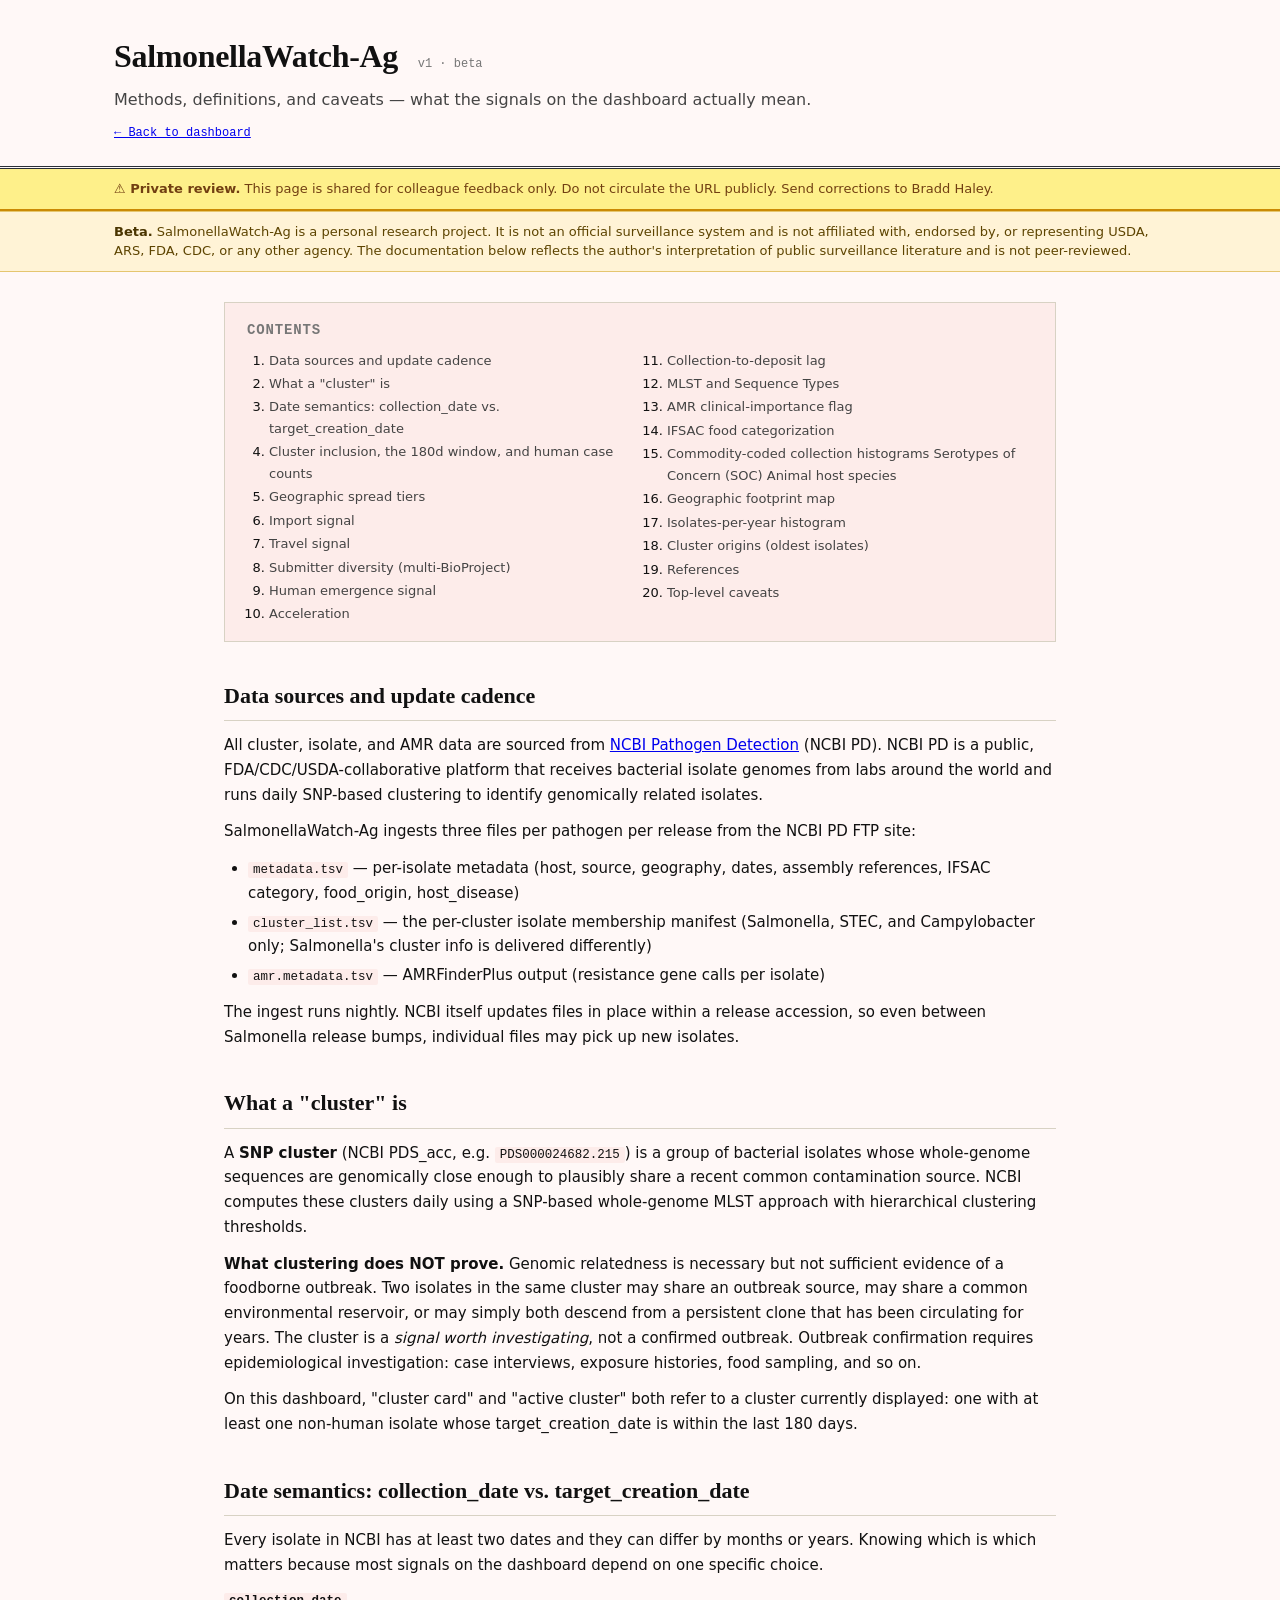
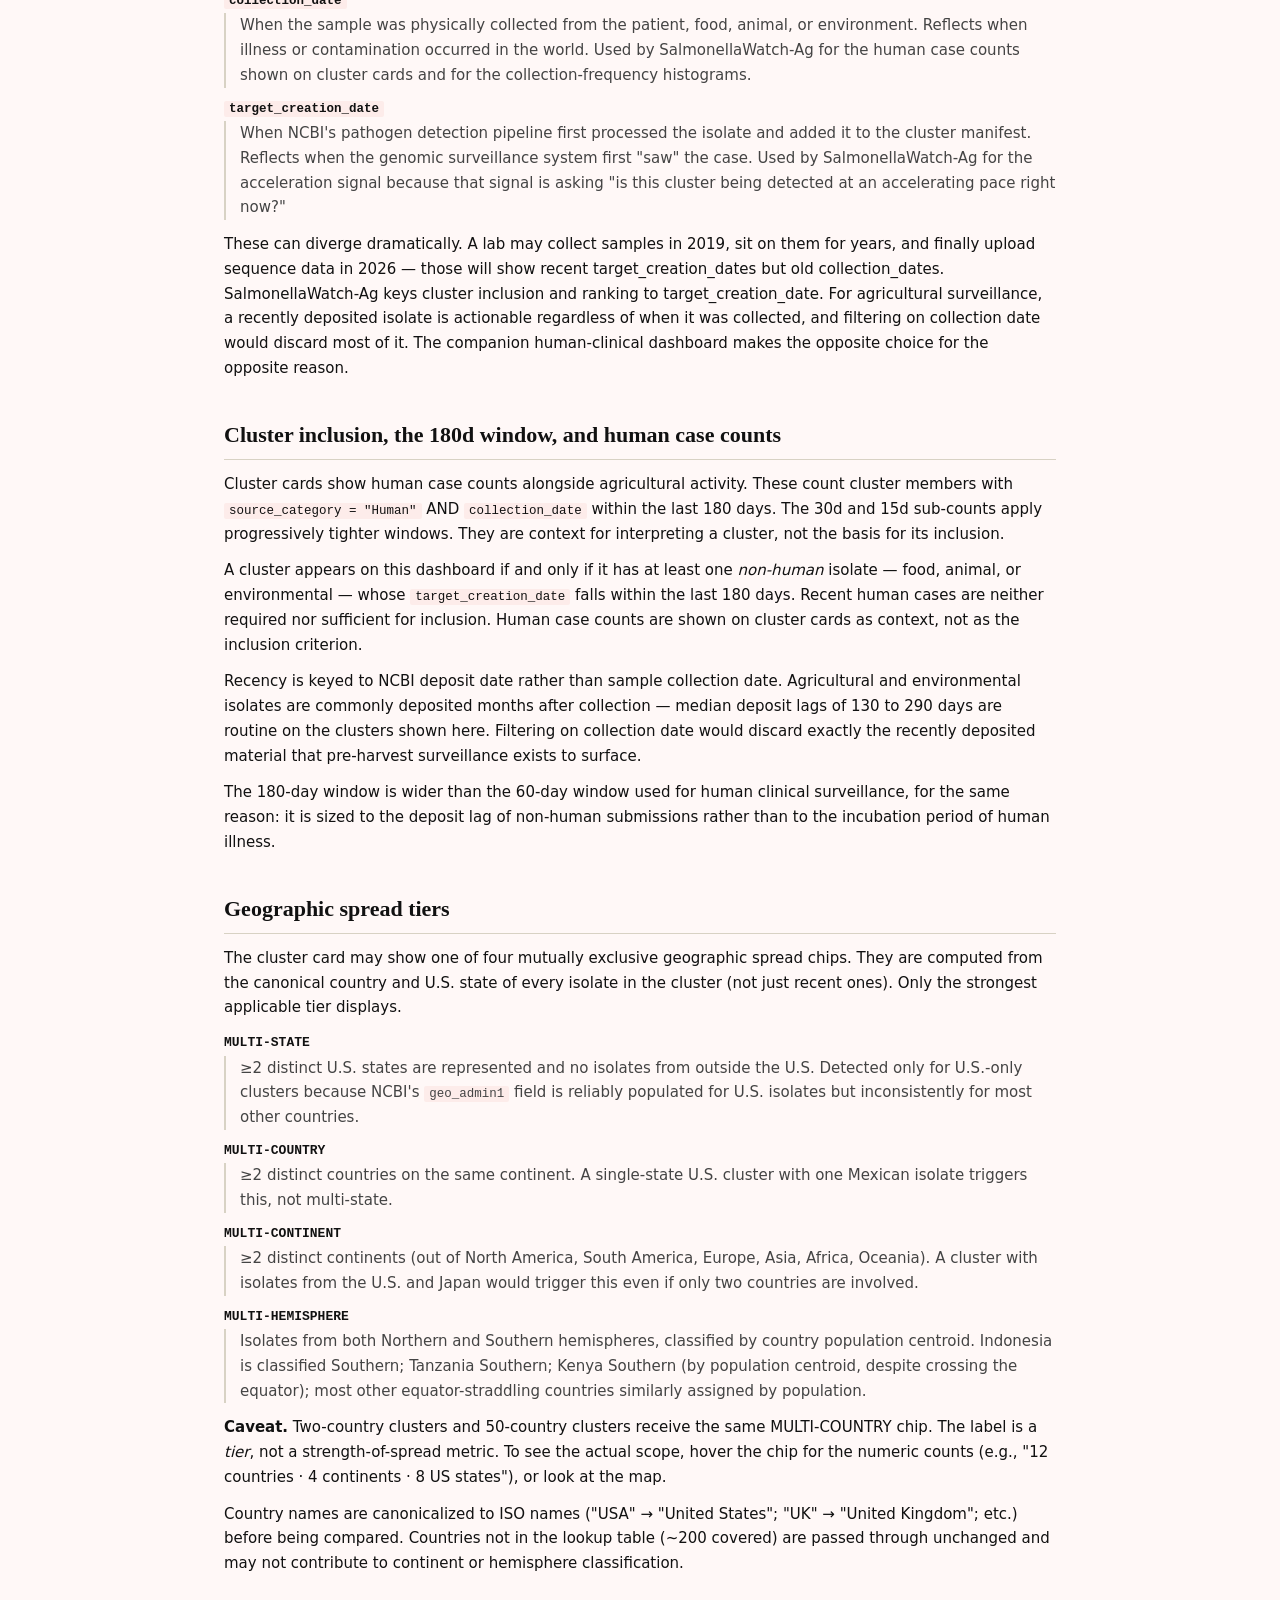
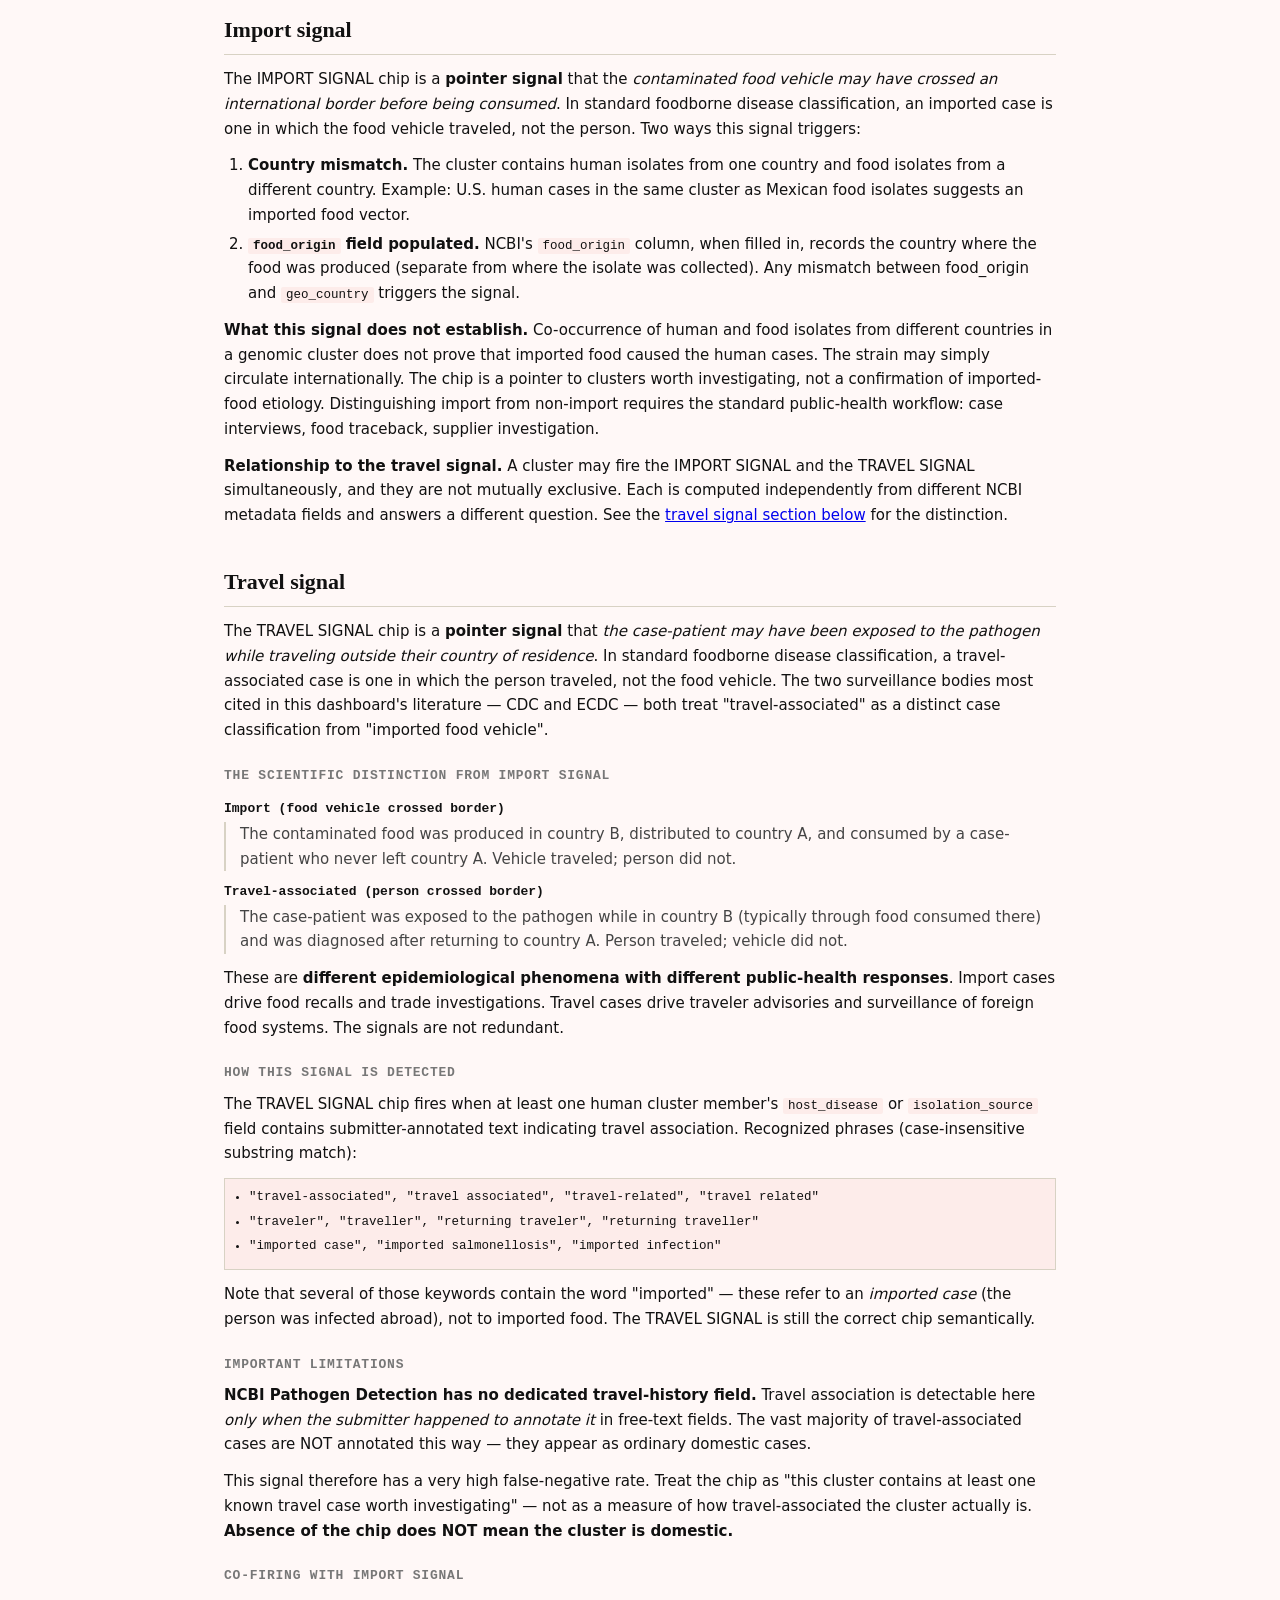
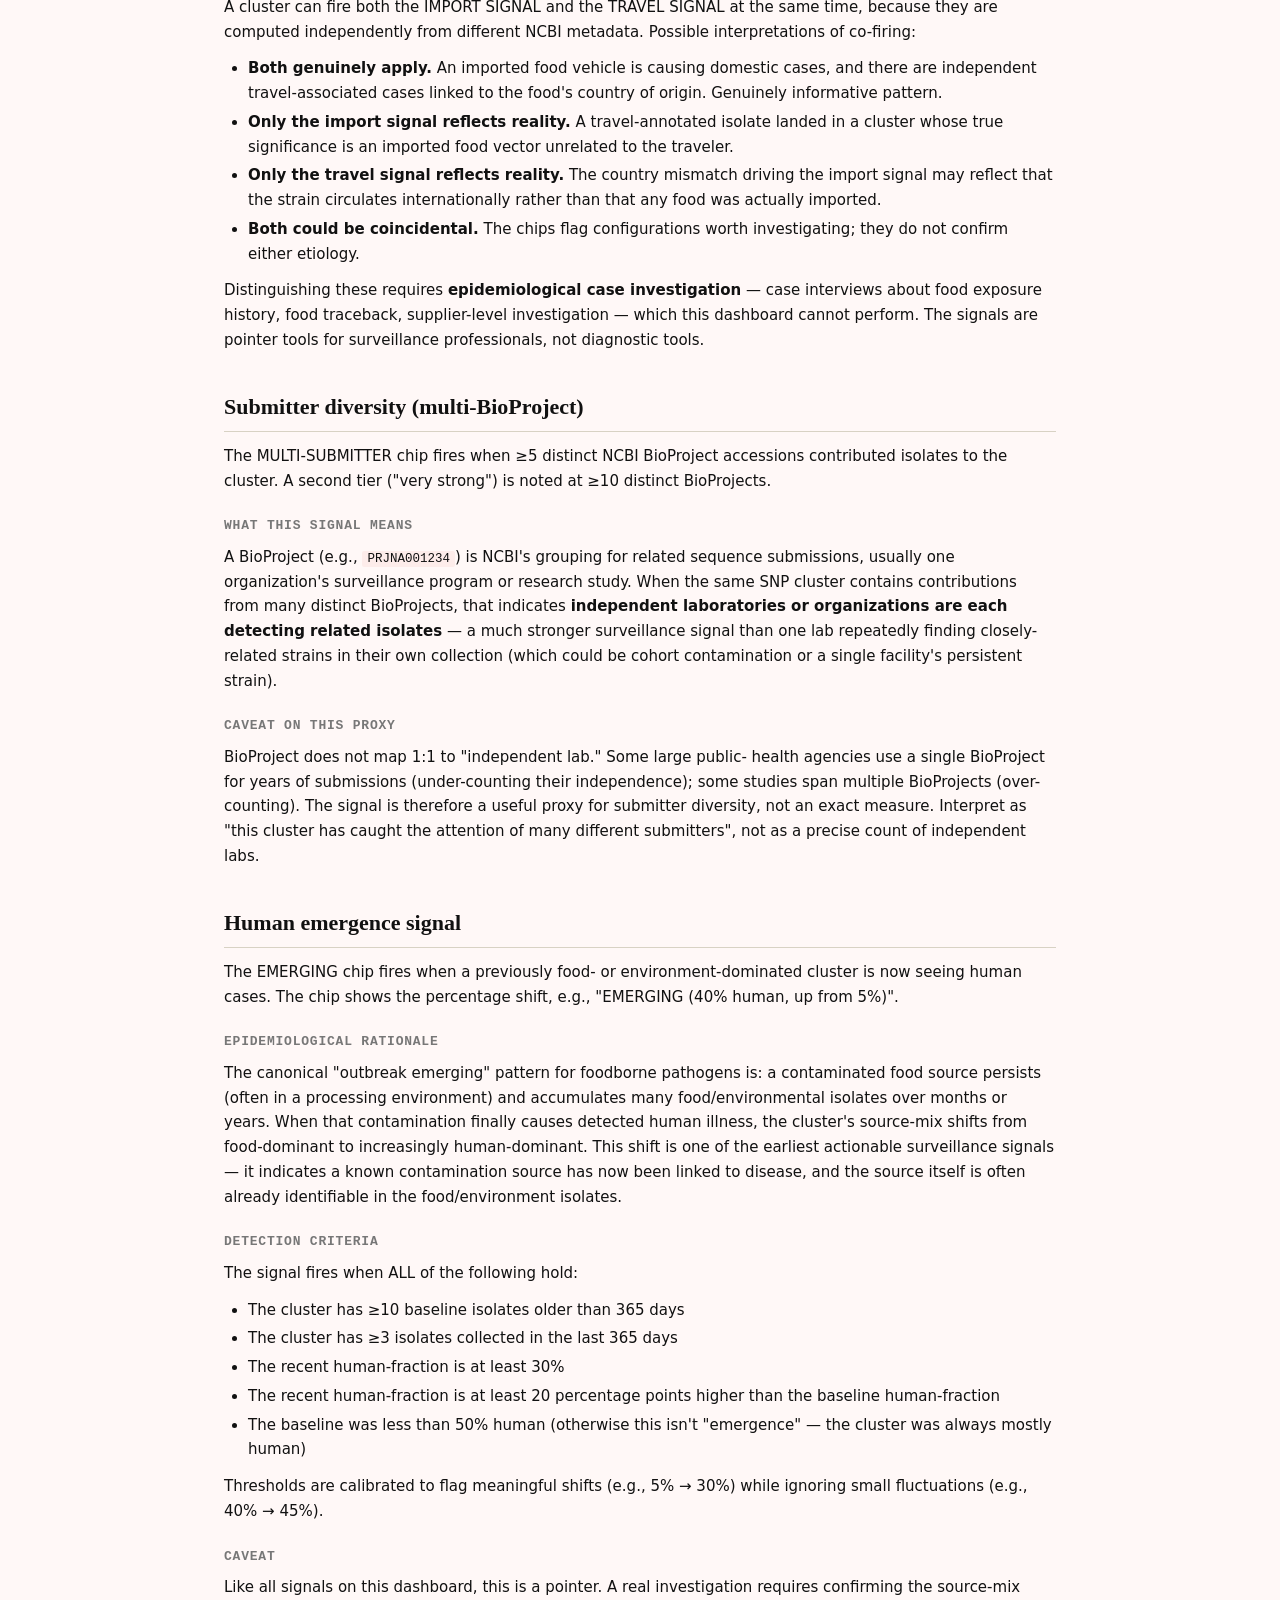
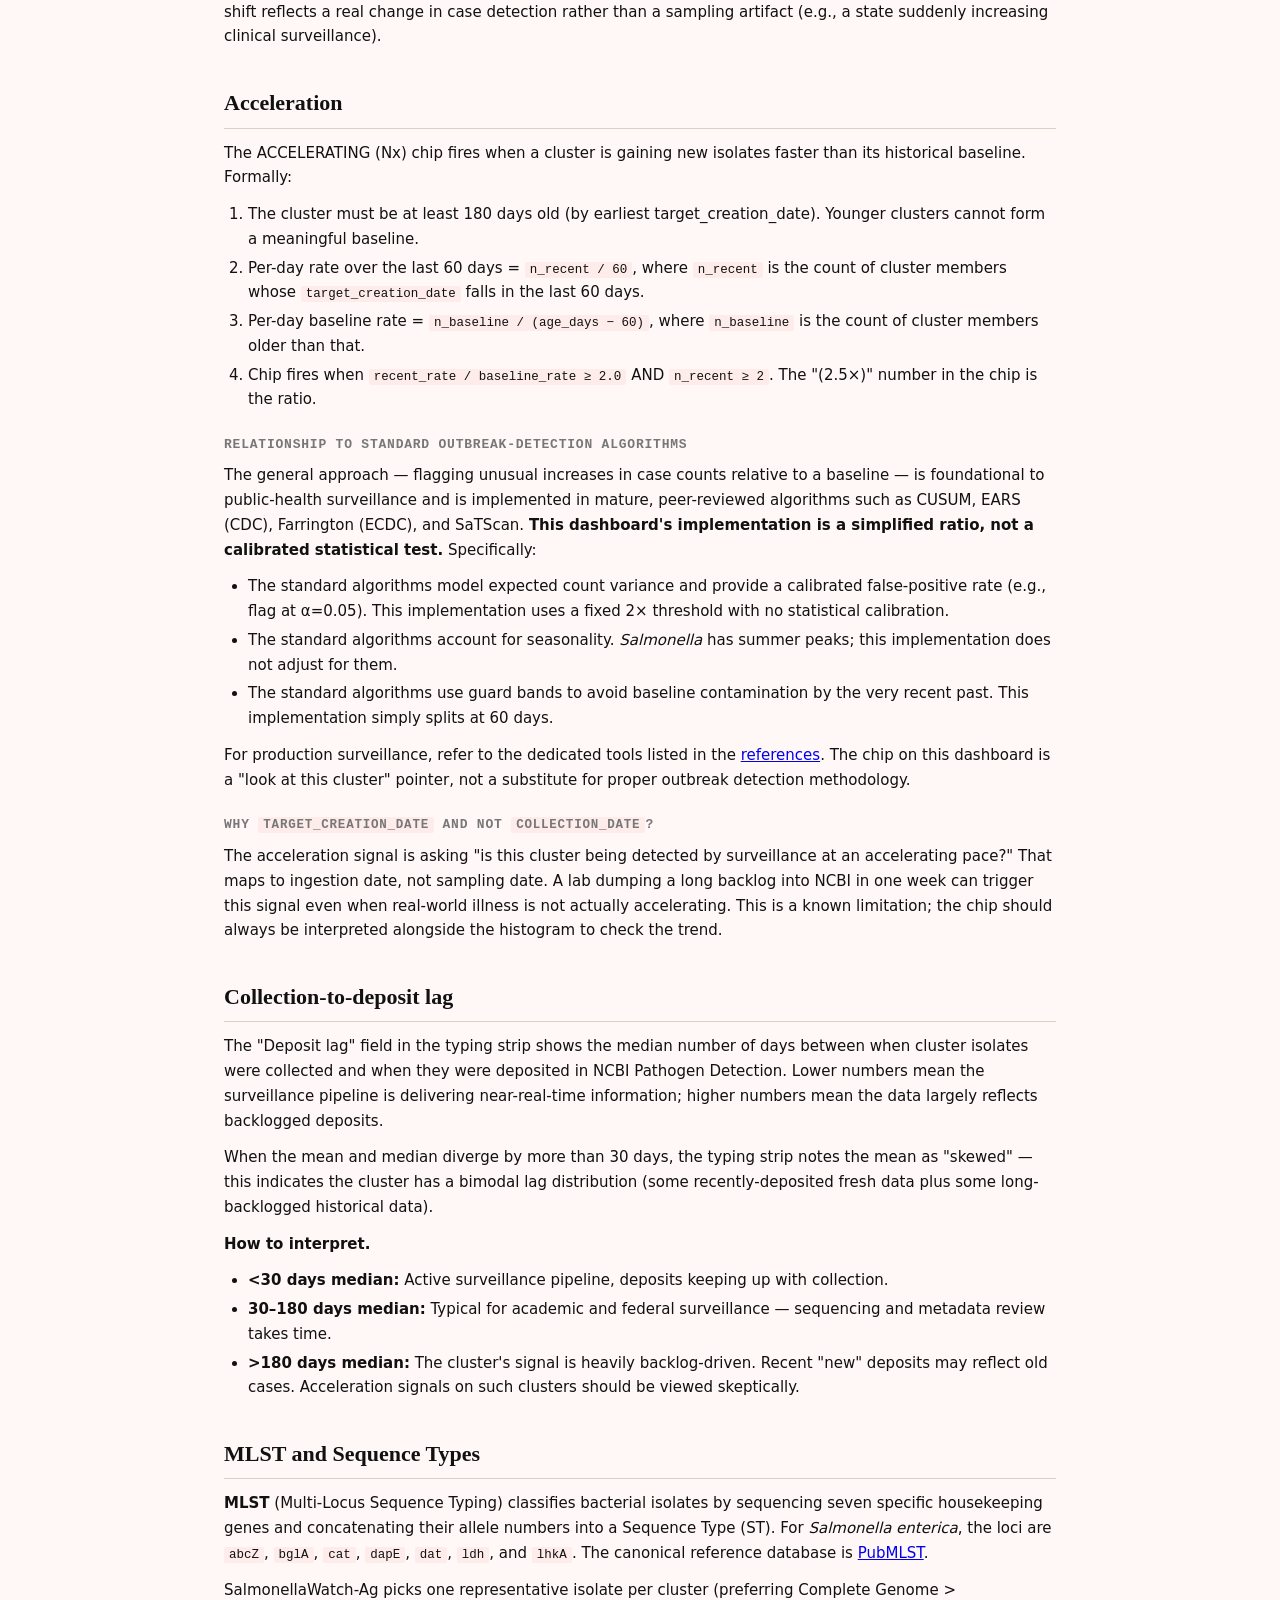
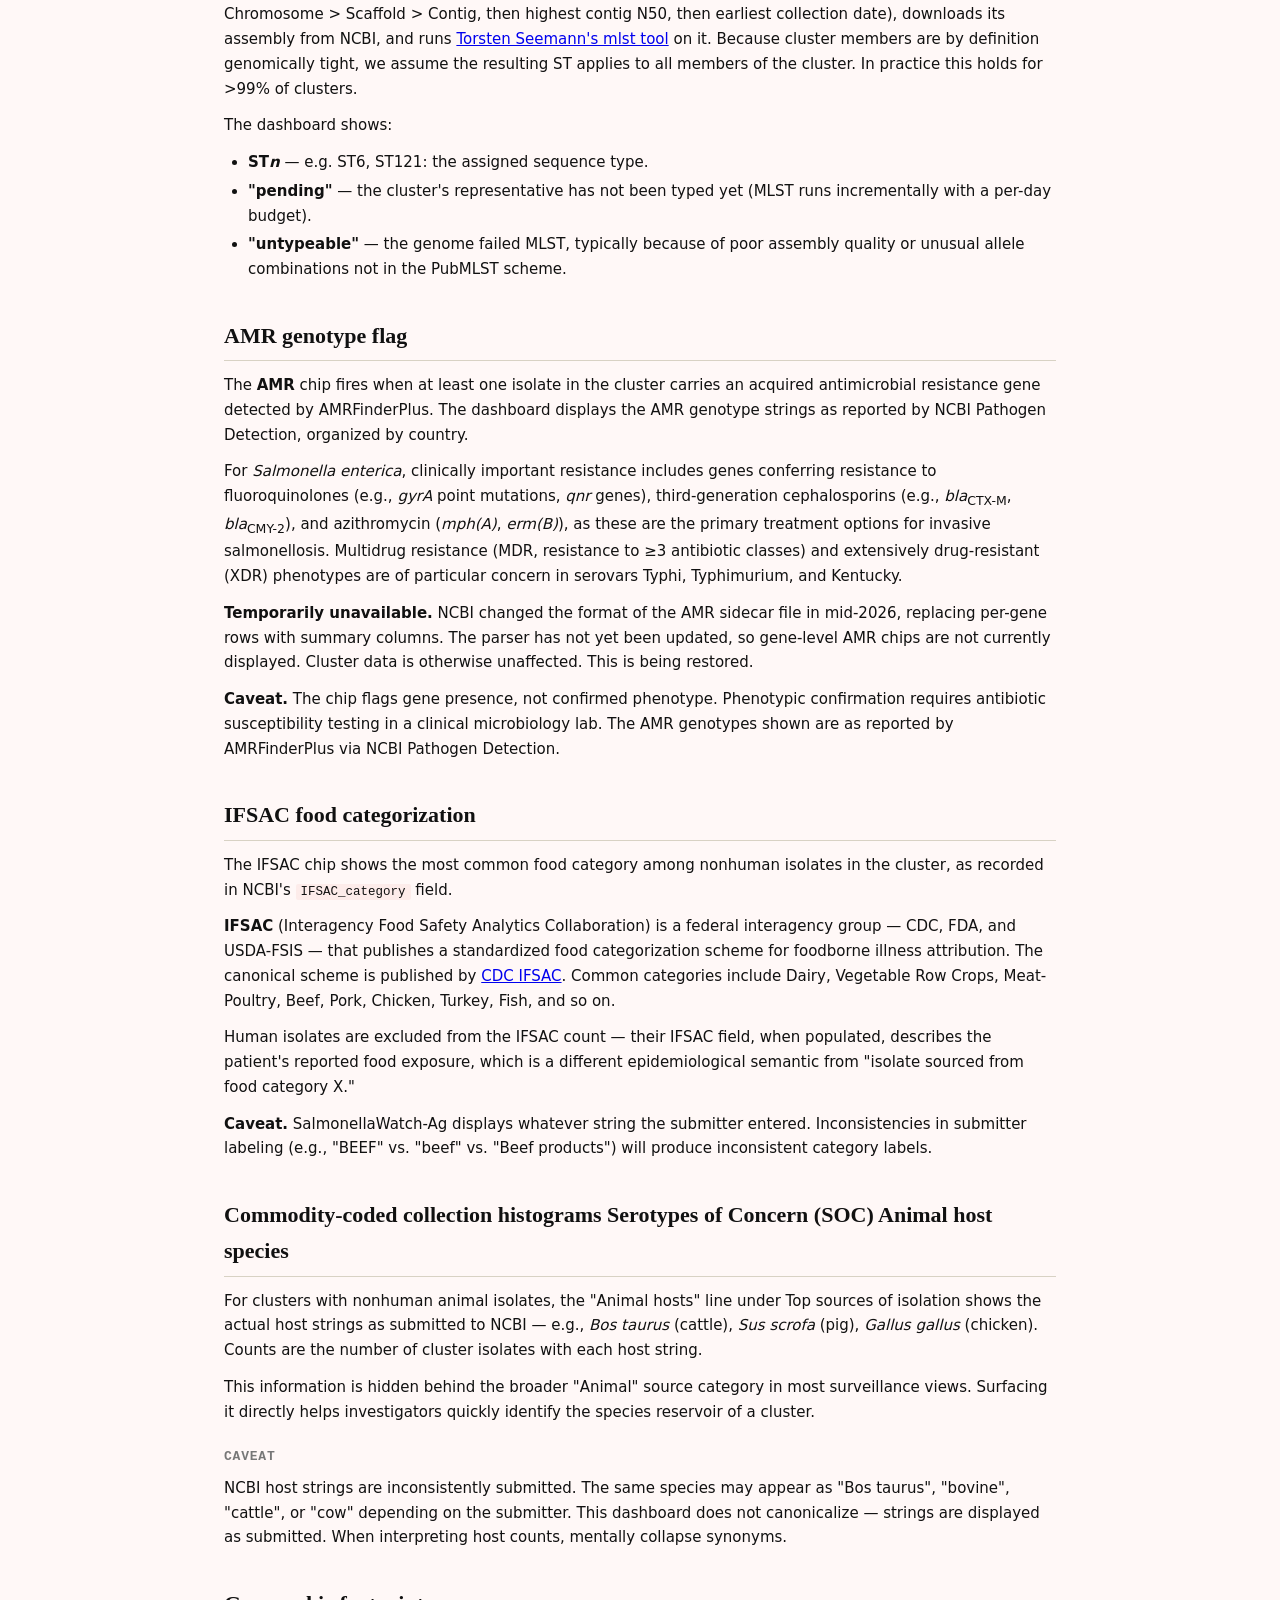
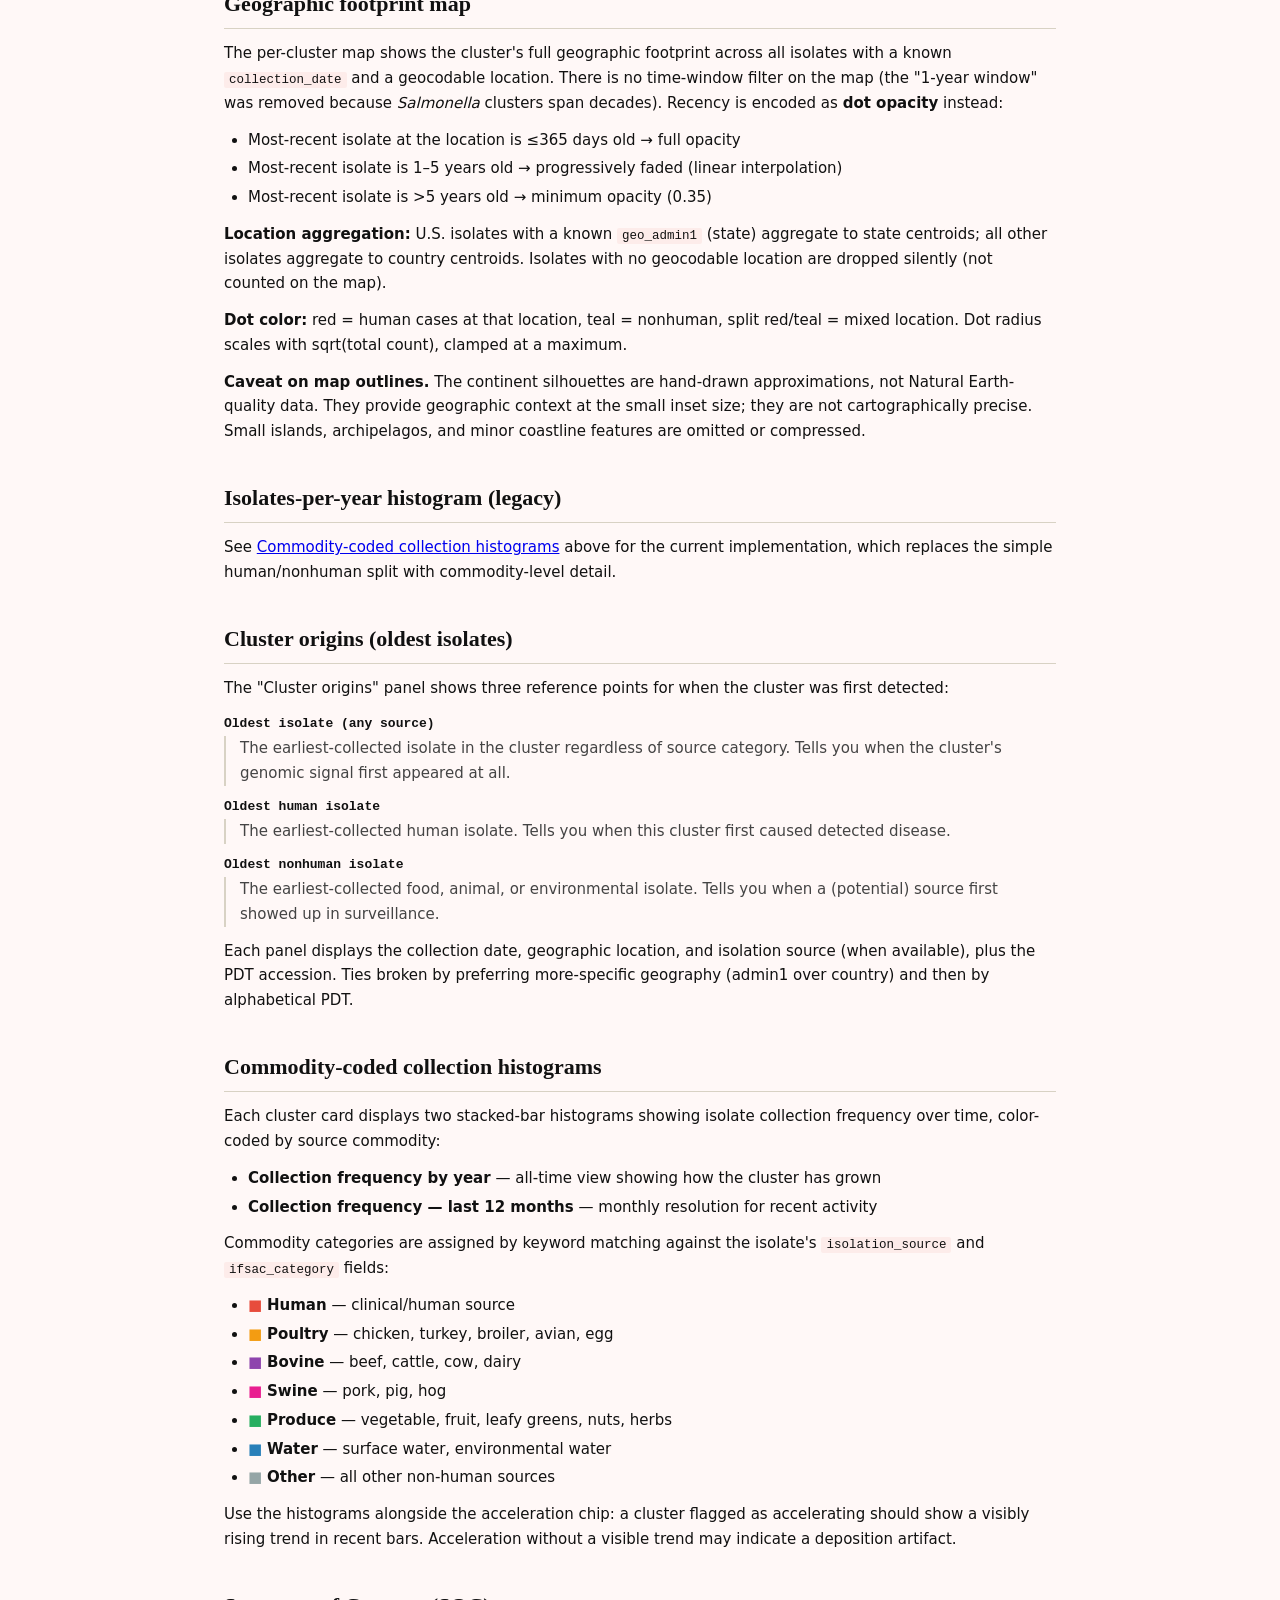
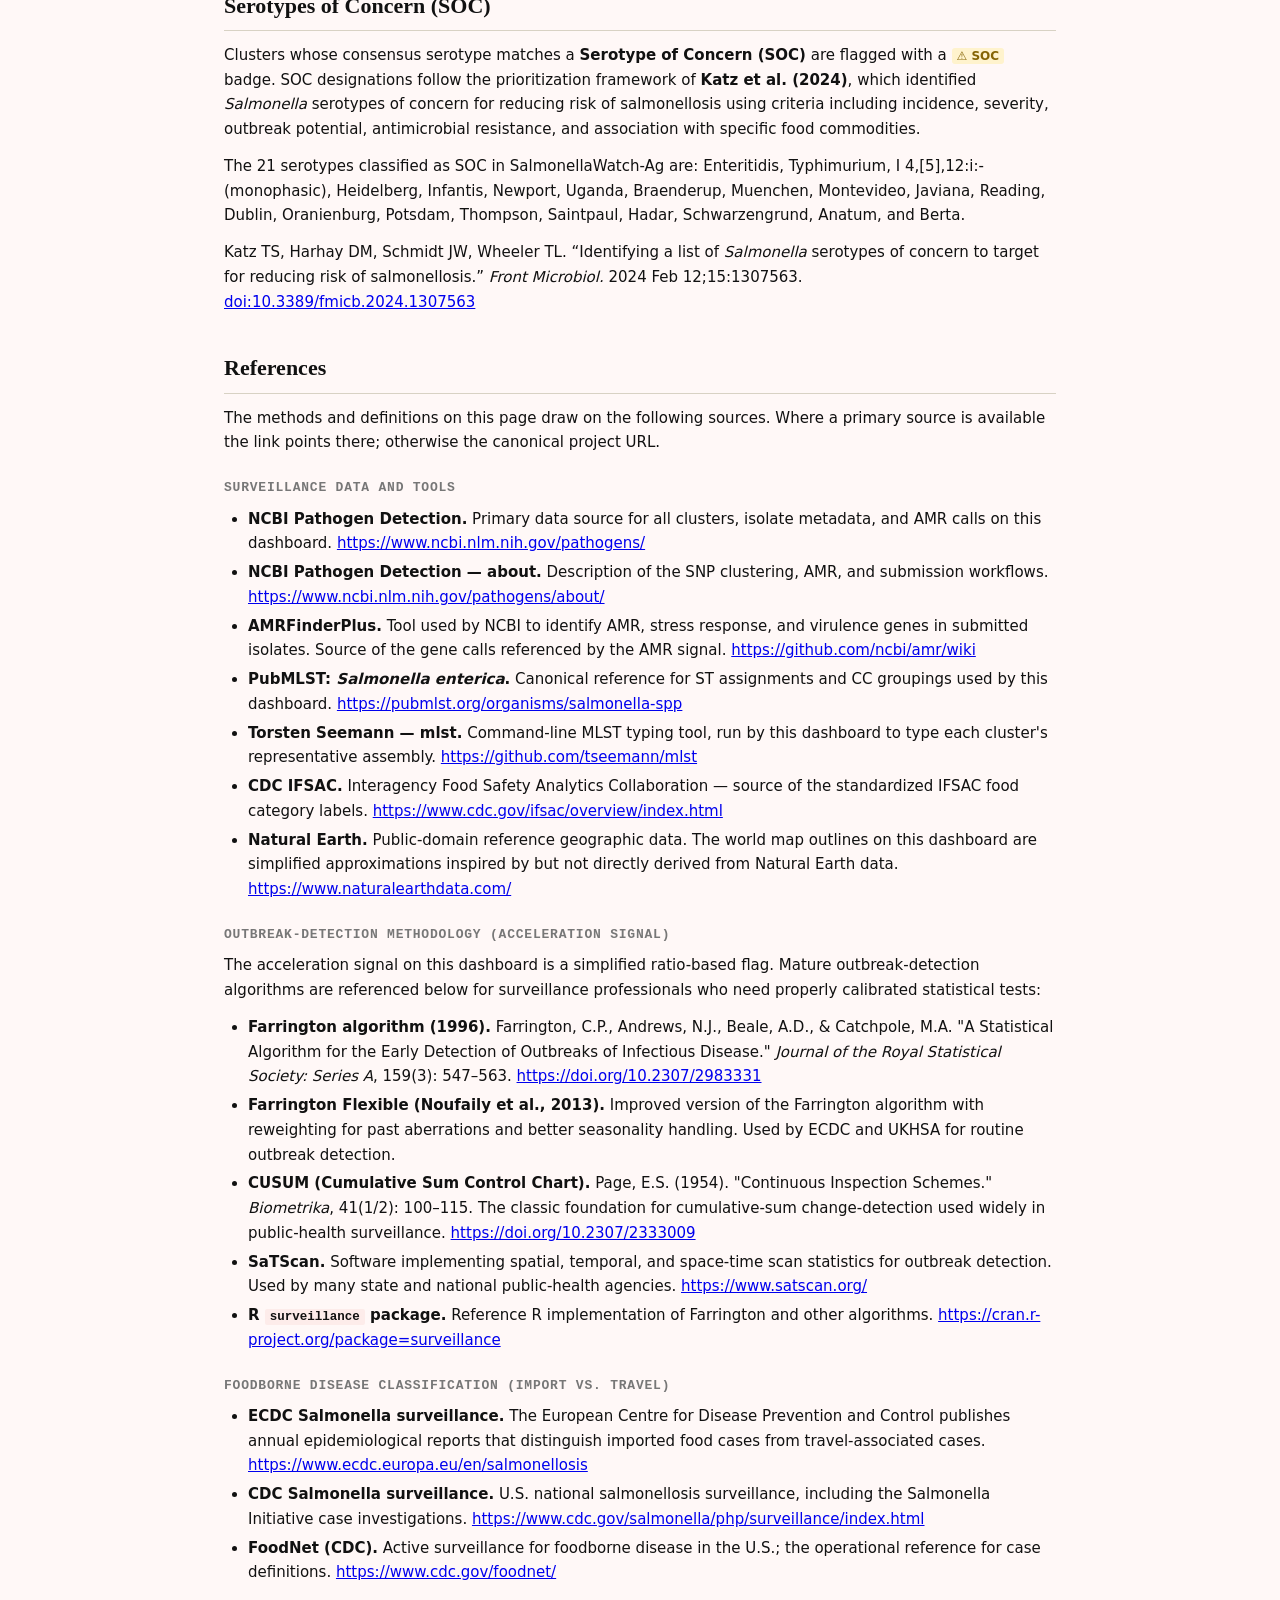
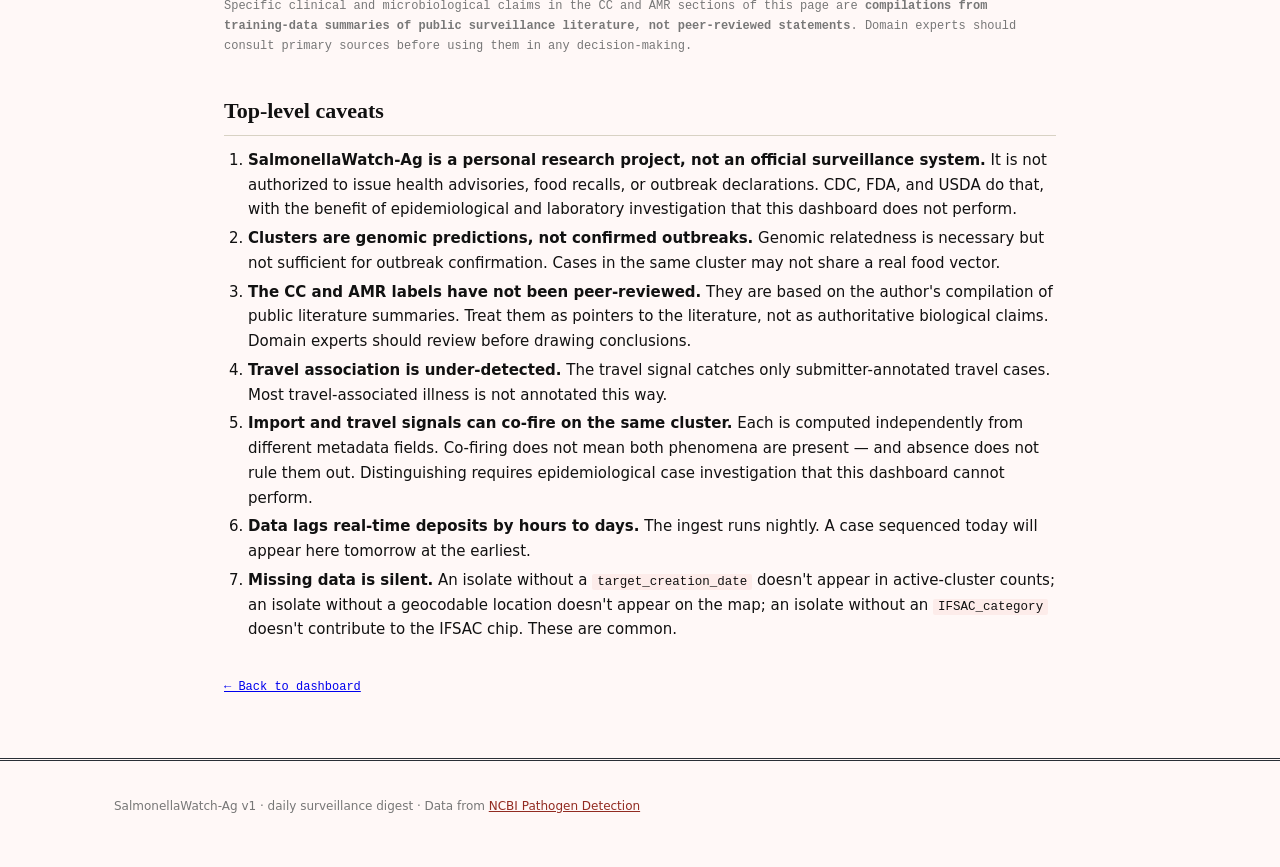
<file: methods.html>
<!doctype html>
<html lang="en">
<head>
  <meta charset="utf-8">
  <meta name="viewport" content="width=device-width, initial-scale=1">
  <title>Methods — SalmonellaWatch-Ag</title>
  <link rel="stylesheet" href="assets/css/main.css">
</head>
<body>

<header class="masthead">
  <div class="container">
    <h1>
      <a href="index.html" class="masthead-home">SalmonellaWatch-Ag</a>
      <span class="version">v1 · beta</span>
    </h1>
    <p class="lede">
      Methods, definitions, and caveats — what the signals on the dashboard actually mean.
    </p>
    <p class="meta">
      <a href="index.html">← Back to dashboard</a>
    </p>
  </div>
</header>

<div class="review-banner">
  <div class="container">
    <strong>⚠ Private review.</strong> This page is shared for colleague feedback only.
    Do not circulate the URL publicly. Send corrections to Bradd Haley.
  </div>
</div>

<div class="beta-banner">
  <div class="container">
    <strong>Beta.</strong> SalmonellaWatch-Ag is a personal research project. It is not an
    official surveillance system and is not affiliated with, endorsed by, or representing
    USDA, ARS, FDA, CDC, or any other agency. The documentation below reflects the author's
    interpretation of public surveillance literature and is not peer-reviewed.
  </div>
</div>

<main class="container methods-page">

<nav class="methods-toc">
  <h2>Contents</h2>
  <ol>
    <li><a href="#data-sources">Data sources and update cadence</a></li>
    <li><a href="#clusters">What a "cluster" is</a></li>
    <li><a href="#dates">Date semantics: collection_date vs. target_creation_date</a></li>
    <li><a href="#new-cases">Cluster inclusion, the 180d window, and human case counts</a></li>
    <li><a href="#geographic-spread">Geographic spread tiers</a></li>
    <li><a href="#import-signal">Import signal</a></li>
    <li><a href="#travel-signal">Travel signal</a></li>
    <li><a href="#submitter-diversity">Submitter diversity (multi-BioProject)</a></li>
    <li><a href="#human-emergence">Human emergence signal</a></li>
    <li><a href="#acceleration">Acceleration</a></li>
    <li><a href="#deposit-lag">Collection-to-deposit lag</a></li>
    <li><a href="#mlst">MLST and Sequence Types</a></li>
    <li><a href="#amr">AMR clinical-importance flag</a></li>
    <li><a href="#ifsac">IFSAC food categorization</a></li>
    <li><a href="#host-species">Commodity-coded collection histograms
Serotypes of Concern (SOC)
Animal host species</a></li>
    <li><a href="#map">Geographic footprint map</a></li>
    <li><a href="#histogram">Isolates-per-year histogram</a></li>
    <li><a href="#oldest">Cluster origins (oldest isolates)</a></li>
    <li><a href="#references">References</a></li>
    <li><a href="#caveats">Top-level caveats</a></li>
  </ol>
</nav>

<section id="data-sources">
  <h2>Data sources and update cadence</h2>
  <p>
    All cluster, isolate, and AMR data are sourced from
    <a href="https://www.ncbi.nlm.nih.gov/pathogens/">NCBI Pathogen Detection</a>
    (NCBI PD). NCBI PD is a public, FDA/CDC/USDA-collaborative platform that
    receives bacterial isolate genomes from labs around the world and runs
    daily SNP-based clustering to identify genomically related isolates.
  </p>
  <p>
    SalmonellaWatch-Ag ingests three files per pathogen per release from the NCBI
    PD FTP site:
  </p>
  <ul>
    <li><code>metadata.tsv</code> — per-isolate metadata (host, source, geography, dates, assembly references, IFSAC category, food_origin, host_disease)</li>
    <li><code>cluster_list.tsv</code> — the per-cluster isolate membership manifest (Salmonella, STEC, and Campylobacter only; Salmonella's cluster info is delivered differently)</li>
    <li><code>amr.metadata.tsv</code> — AMRFinderPlus output (resistance gene calls per isolate)</li>
  </ul>
  <p>
    The ingest runs nightly. NCBI itself updates files in place within a
    release accession, so even between Salmonella release bumps, individual
    files may pick up new isolates.
  </p>
</section>

<section id="clusters">
  <h2>What a "cluster" is</h2>
  <p>
    A <strong>SNP cluster</strong> (NCBI PDS_acc, e.g. <code>PDS000024682.215</code>)
    is a group of bacterial isolates whose whole-genome sequences are
    genomically close enough to plausibly share a recent common contamination
    source. NCBI computes these clusters daily using a SNP-based whole-genome
    MLST approach with hierarchical clustering thresholds.
  </p>
  <p>
    <strong>What clustering does NOT prove.</strong> Genomic relatedness is
    necessary but not sufficient evidence of a foodborne outbreak. Two
    isolates in the same cluster may share an outbreak source, may share a
    common environmental reservoir, or may simply both descend from a
    persistent clone that has been circulating for years. The cluster is a
    <em>signal worth investigating</em>, not a confirmed outbreak. Outbreak
    confirmation requires epidemiological investigation: case interviews,
    exposure histories, food sampling, and so on.
  </p>
  <p>
    On this dashboard, "cluster card" and "active cluster" both refer to a
    cluster currently displayed: one with at least one non-human isolate whose
    target_creation_date is within the last 180 days.
  </p>
</section>

<section id="dates">
  <h2>Date semantics: collection_date vs. target_creation_date</h2>
  <p>
    Every isolate in NCBI has at least two dates and they can differ by
    months or years. Knowing which is which matters because most signals on
    the dashboard depend on one specific choice.
  </p>
  <dl class="defs">
    <dt><code>collection_date</code></dt>
    <dd>
      When the sample was physically collected from the patient, food,
      animal, or environment. Reflects when illness or contamination
      occurred in the world. Used by SalmonellaWatch-Ag for the human case
      counts shown on cluster cards and for the collection-frequency histograms.
    </dd>
    <dt><code>target_creation_date</code></dt>
    <dd>
      When NCBI's pathogen detection pipeline first processed the isolate
      and added it to the cluster manifest. Reflects when the genomic
      surveillance system first "saw" the case. Used by SalmonellaWatch-Ag for
      the acceleration signal because that signal is asking "is this
      cluster being detected at an accelerating pace right now?"
    </dd>
  </dl>
  <p>
    These can diverge dramatically. A lab may collect samples in 2019, sit
    on them for years, and finally upload sequence data in 2026 — those
    will show recent target_creation_dates but old collection_dates.
    SalmonellaWatch-Ag keys cluster inclusion and ranking to
    target_creation_date. For agricultural surveillance, a recently deposited
    isolate is actionable regardless of when it was collected, and filtering on
    collection date would discard most of it. The companion human-clinical
    dashboard makes the opposite choice for the opposite reason.
  </p>
</section>

<section id="new-cases">
  <h2>Cluster inclusion, the 180d window, and human case counts</h2>
  <p>
    Cluster cards show human case counts alongside agricultural activity. These count cluster members with
    <code>source_category = "Human"</code> AND <code>collection_date</code>
    within the last 180 days. The 30d and 15d sub-counts apply progressively
    tighter windows. They are context for interpreting a cluster, not the
    basis for its inclusion.
  </p>
  <p>
    A cluster appears on this dashboard if and only if it has at least one
    <em>non-human</em> isolate — food, animal, or environmental — whose
    <code>target_creation_date</code> falls within the last 180 days. Recent
    human cases are neither required nor sufficient for inclusion. Human case
    counts are shown on cluster cards as context, not as the inclusion criterion.
  </p>
  <p>
    Recency is keyed to NCBI deposit date rather than sample collection date.
    Agricultural and environmental isolates are commonly deposited months after
    collection — median deposit lags of 130 to 290 days are routine on the clusters
    shown here. Filtering on collection date would discard exactly the recently
    deposited material that pre-harvest surveillance exists to surface.
  </p>
  <p>
    The 180-day window is wider than the 60-day window used for human clinical
    surveillance, for the same reason: it is sized to the deposit lag of
    non-human submissions rather than to the incubation period of human illness.
  </p>
</section>

<section id="geographic-spread">
  <h2>Geographic spread tiers</h2>
  <p>
    The cluster card may show one of four mutually exclusive geographic
    spread chips. They are computed from the canonical country and U.S.
    state of every isolate in the cluster (not just recent ones). Only the
    strongest applicable tier displays.
  </p>
  <dl class="defs">
    <dt>MULTI-STATE</dt>
    <dd>
      ≥2 distinct U.S. states are represented and no isolates from outside
      the U.S. Detected only for U.S.-only clusters because NCBI's
      <code>geo_admin1</code> field is reliably populated for U.S. isolates
      but inconsistently for most other countries.
    </dd>
    <dt>MULTI-COUNTRY</dt>
    <dd>
      ≥2 distinct countries on the same continent. A single-state U.S.
      cluster with one Mexican isolate triggers this, not multi-state.
    </dd>
    <dt>MULTI-CONTINENT</dt>
    <dd>
      ≥2 distinct continents (out of North America, South America, Europe,
      Asia, Africa, Oceania). A cluster with isolates from the U.S. and
      Japan would trigger this even if only two countries are involved.
    </dd>
    <dt>MULTI-HEMISPHERE</dt>
    <dd>
      Isolates from both Northern and Southern hemispheres, classified by
      country population centroid. Indonesia is classified Southern;
      Tanzania Southern; Kenya Southern (by population centroid, despite
      crossing the equator); most other equator-straddling countries
      similarly assigned by population.
    </dd>
  </dl>
  <p>
    <strong>Caveat.</strong> Two-country clusters and 50-country clusters
    receive the same MULTI-COUNTRY chip. The label is a <em>tier</em>, not
    a strength-of-spread metric. To see the actual scope, hover the chip
    for the numeric counts (e.g., "12 countries · 4 continents · 8 US
    states"), or look at the map.
  </p>
  <p>
    Country names are canonicalized to ISO names ("USA" → "United States";
    "UK" → "United Kingdom"; etc.) before being compared. Countries not in
    the lookup table (~200 covered) are passed through unchanged and may
    not contribute to continent or hemisphere classification.
  </p>
</section>

<section id="import-signal">
  <h2>Import signal</h2>
  <p>
    The IMPORT SIGNAL chip is a <strong>pointer signal</strong> that the
    <em>contaminated food vehicle may have crossed an international border
    before being consumed</em>. In standard foodborne disease classification,
    an imported case is one in which the food vehicle traveled, not the
    person. Two ways this signal triggers:
  </p>
  <ol>
    <li>
      <strong>Country mismatch.</strong> The cluster contains human
      isolates from one country and food isolates from a different country.
      Example: U.S. human cases in the same cluster as Mexican food
      isolates suggests an imported food vector.
    </li>
    <li>
      <strong><code>food_origin</code> field populated.</strong> NCBI's
      <code>food_origin</code> column, when filled in, records the
      country where the food was produced (separate from where the isolate
      was collected). Any mismatch between food_origin and
      <code>geo_country</code> triggers the signal.
    </li>
  </ol>
  <p>
    <strong>What this signal does not establish.</strong> Co-occurrence of
    human and food isolates from different countries in a genomic cluster
    does not prove that imported food caused the human cases. The strain
    may simply circulate internationally. The chip is a pointer to clusters
    worth investigating, not a confirmation of imported-food etiology.
    Distinguishing import from non-import requires the standard
    public-health workflow: case interviews, food traceback, supplier
    investigation.
  </p>
  <p>
    <strong>Relationship to the travel signal.</strong> A cluster may fire
    the IMPORT SIGNAL and the TRAVEL SIGNAL simultaneously, and they are
    not mutually exclusive. Each is computed independently from different
    NCBI metadata fields and answers a different question. See the
    <a href="#travel-signal">travel signal section below</a> for the
    distinction.
  </p>
</section>

<section id="travel-signal">
  <h2>Travel signal</h2>
  <p>
    The TRAVEL SIGNAL chip is a <strong>pointer signal</strong> that
    <em>the case-patient may have been exposed to the pathogen while
    traveling outside their country of residence</em>. In standard
    foodborne disease classification, a travel-associated case is one in
    which the person traveled, not the food vehicle. The two surveillance
    bodies most cited in this dashboard's literature — CDC and ECDC — both
    treat "travel-associated" as a distinct case classification from
    "imported food vehicle".
  </p>
  <h3>The scientific distinction from import signal</h3>
  <dl class="defs">
    <dt>Import (food vehicle crossed border)</dt>
    <dd>
      The contaminated food was produced in country B, distributed to
      country A, and consumed by a case-patient who never left country A.
      Vehicle traveled; person did not.
    </dd>
    <dt>Travel-associated (person crossed border)</dt>
    <dd>
      The case-patient was exposed to the pathogen while in country B
      (typically through food consumed there) and was diagnosed after
      returning to country A. Person traveled; vehicle did not.
    </dd>
  </dl>
  <p>
    These are <strong>different epidemiological phenomena with different
    public-health responses</strong>. Import cases drive food recalls and
    trade investigations. Travel cases drive traveler advisories and
    surveillance of foreign food systems. The signals are not redundant.
  </p>

  <h3>How this signal is detected</h3>
  <p>
    The TRAVEL SIGNAL chip fires when at least one human cluster member's
    <code>host_disease</code> or <code>isolation_source</code> field
    contains submitter-annotated text indicating travel association.
    Recognized phrases (case-insensitive substring match):
  </p>
  <ul class="keyword-list">
    <li>"travel-associated", "travel associated", "travel-related", "travel related"</li>
    <li>"traveler", "traveller", "returning traveler", "returning traveller"</li>
    <li>"imported case", "imported salmonellosis", "imported infection"</li>
  </ul>
  <p>
    Note that several of those keywords contain the word "imported" — these
    refer to an <em>imported case</em> (the person was infected abroad),
    not to imported food. The TRAVEL SIGNAL is still the correct chip
    semantically.
  </p>

  <h3>Important limitations</h3>
  <p>
    <strong>NCBI Pathogen Detection has no dedicated travel-history field.</strong>
    Travel association is detectable here <em>only when the submitter
    happened to annotate it</em> in free-text fields. The vast majority of
    travel-associated cases are NOT annotated this way — they appear as
    ordinary domestic cases.
  </p>
  <p>
    This signal therefore has a very high false-negative rate. Treat the
    chip as "this cluster contains at least one known travel case worth
    investigating" — not as a measure of how travel-associated the cluster
    actually is. <strong>Absence of the chip does NOT mean the cluster is
    domestic.</strong>
  </p>

  <h3>Co-firing with import signal</h3>
  <p>
    A cluster can fire both the IMPORT SIGNAL and the TRAVEL SIGNAL at the
    same time, because they are computed independently from different
    NCBI metadata. Possible interpretations of co-firing:
  </p>
  <ul>
    <li>
      <strong>Both genuinely apply.</strong> An imported food vehicle is
      causing domestic cases, and there are independent travel-associated
      cases linked to the food's country of origin. Genuinely informative
      pattern.
    </li>
    <li>
      <strong>Only the import signal reflects reality.</strong> A
      travel-annotated isolate landed in a cluster whose true significance
      is an imported food vector unrelated to the traveler.
    </li>
    <li>
      <strong>Only the travel signal reflects reality.</strong> The
      country mismatch driving the import signal may reflect that the
      strain circulates internationally rather than that any food was
      actually imported.
    </li>
    <li>
      <strong>Both could be coincidental.</strong> The chips flag
      configurations worth investigating; they do not confirm either
      etiology.
    </li>
  </ul>
  <p>
    Distinguishing these requires <strong>epidemiological case
    investigation</strong> — case interviews about food exposure history,
    food traceback, supplier-level investigation — which this dashboard
    cannot perform. The signals are pointer tools for surveillance
    professionals, not diagnostic tools.
  </p>
</section>

<section id="submitter-diversity">
  <h2>Submitter diversity (multi-BioProject)</h2>
  <p>
    The MULTI-SUBMITTER chip fires when ≥5 distinct NCBI BioProject
    accessions contributed isolates to the cluster. A second tier ("very
    strong") is noted at ≥10 distinct BioProjects.
  </p>
  <h3>What this signal means</h3>
  <p>
    A BioProject (e.g., <code>PRJNA001234</code>) is NCBI's grouping for
    related sequence submissions, usually one organization's surveillance
    program or research study. When the same SNP cluster contains
    contributions from many distinct BioProjects, that indicates
    <strong>independent laboratories or organizations are each detecting
    related isolates</strong> — a much stronger surveillance signal than
    one lab repeatedly finding closely-related strains in their own
    collection (which could be cohort contamination or a single facility's
    persistent strain).
  </p>
  <h3>Caveat on this proxy</h3>
  <p>
    BioProject does not map 1:1 to "independent lab." Some large public-
    health agencies use a single BioProject for years of submissions
    (under-counting their independence); some studies span multiple
    BioProjects (over-counting). The signal is therefore a useful proxy
    for submitter diversity, not an exact measure. Interpret as "this
    cluster has caught the attention of many different submitters", not
    as a precise count of independent labs.
  </p>
</section>

<section id="human-emergence">
  <h2>Human emergence signal</h2>
  <p>
    The EMERGING chip fires when a previously food- or
    environment-dominated cluster is now seeing human cases. The chip
    shows the percentage shift, e.g., "EMERGING (40% human, up from 5%)".
  </p>
  <h3>Epidemiological rationale</h3>
  <p>
    The canonical "outbreak emerging" pattern for foodborne pathogens is:
    a contaminated food source persists (often in a processing
    environment) and accumulates many food/environmental isolates over
    months or years. When that contamination finally causes detected
    human illness, the cluster's source-mix shifts from food-dominant to
    increasingly human-dominant. This shift is one of the earliest
    actionable surveillance signals — it indicates a known contamination
    source has now been linked to disease, and the source itself is often
    already identifiable in the food/environment isolates.
  </p>
  <h3>Detection criteria</h3>
  <p>
    The signal fires when ALL of the following hold:
  </p>
  <ul>
    <li>The cluster has ≥10 baseline isolates older than 365 days</li>
    <li>The cluster has ≥3 isolates collected in the last 365 days</li>
    <li>The recent human-fraction is at least 30%</li>
    <li>The recent human-fraction is at least 20 percentage points higher than the baseline human-fraction</li>
    <li>The baseline was less than 50% human (otherwise this isn't "emergence" — the cluster was always mostly human)</li>
  </ul>
  <p>
    Thresholds are calibrated to flag meaningful shifts (e.g., 5% → 30%)
    while ignoring small fluctuations (e.g., 40% → 45%).
  </p>
  <h3>Caveat</h3>
  <p>
    Like all signals on this dashboard, this is a pointer. A real
    investigation requires confirming the source-mix shift reflects a
    real change in case detection rather than a sampling artifact (e.g.,
    a state suddenly increasing clinical surveillance).
  </p>
</section>

<section id="acceleration">
  <h2>Acceleration</h2>
  <p>
    The ACCELERATING (Nx) chip fires when a cluster is gaining new isolates
    faster than its historical baseline. Formally:
  </p>
  <ol>
    <li>
      The cluster must be at least 180 days old (by earliest
      target_creation_date). Younger clusters cannot form a meaningful
      baseline.
    </li>
    <li>
      Per-day rate over the last 60 days =
      <code>n_recent / 60</code>, where <code>n_recent</code> is the count
      of cluster members whose <code>target_creation_date</code> falls in
      the last 60 days.
    </li>
    <li>
      Per-day baseline rate =
      <code>n_baseline / (age_days − 60)</code>, where
      <code>n_baseline</code> is the count of cluster members older than
      that.
    </li>
    <li>
      Chip fires when <code>recent_rate / baseline_rate ≥ 2.0</code> AND
      <code>n_recent ≥ 2</code>. The "(2.5×)" number in the chip is the
      ratio.
    </li>
  </ol>
  <h3>Relationship to standard outbreak-detection algorithms</h3>
  <p>
    The general approach — flagging unusual increases in case counts
    relative to a baseline — is foundational to public-health surveillance
    and is implemented in mature, peer-reviewed algorithms such as CUSUM,
    EARS (CDC), Farrington (ECDC), and SaTScan. <strong>This dashboard's
    implementation is a simplified ratio, not a calibrated statistical
    test.</strong> Specifically:
  </p>
  <ul>
    <li>The standard algorithms model expected count variance and provide a calibrated false-positive rate (e.g., flag at α=0.05). This implementation uses a fixed 2× threshold with no statistical calibration.</li>
    <li>The standard algorithms account for seasonality. <em>Salmonella</em> has summer peaks; this implementation does not adjust for them.</li>
    <li>The standard algorithms use guard bands to avoid baseline contamination by the very recent past. This implementation simply splits at 60 days.</li>
  </ul>
  <p>
    For production surveillance, refer to the dedicated tools listed in
    the <a href="#references">references</a>. The chip on this dashboard
    is a "look at this cluster" pointer, not a substitute for proper
    outbreak detection methodology.
  </p>
  <h3>Why <code>target_creation_date</code> and not <code>collection_date</code>?</h3>
  <p>
    The acceleration signal is asking "is this cluster being detected by
    surveillance at an accelerating pace?" That maps to ingestion date,
    not sampling date. A lab dumping a long backlog into NCBI in one week
    can trigger this signal even when real-world illness is not actually
    accelerating. This is a known limitation; the chip should always be
    interpreted alongside the histogram to check the trend.
  </p>
</section>

<section id="deposit-lag">
  <h2>Collection-to-deposit lag</h2>
  <p>
    The "Deposit lag" field in the typing strip shows the median number of
    days between when cluster isolates were collected and when they were
    deposited in NCBI Pathogen Detection. Lower numbers mean the
    surveillance pipeline is delivering near-real-time information; higher
    numbers mean the data largely reflects backlogged deposits.
  </p>
  <p>
    When the mean and median diverge by more than 30 days, the typing
    strip notes the mean as "skewed" — this indicates the cluster has a
    bimodal lag distribution (some recently-deposited fresh data plus
    some long-backlogged historical data).
  </p>
  <p>
    <strong>How to interpret.</strong>
  </p>
  <ul>
    <li><strong>&lt;30 days median:</strong> Active surveillance pipeline, deposits keeping up with collection.</li>
    <li><strong>30–180 days median:</strong> Typical for academic and federal surveillance — sequencing and metadata review takes time.</li>
    <li><strong>&gt;180 days median:</strong> The cluster's signal is heavily backlog-driven. Recent "new" deposits may reflect old cases. Acceleration signals on such clusters should be viewed skeptically.</li>
  </ul>
</section>

<section id="mlst">
  <h2>MLST and Sequence Types</h2>
  <p>
    <strong>MLST</strong> (Multi-Locus Sequence Typing) classifies bacterial
    isolates by sequencing seven specific housekeeping genes and
    concatenating their allele numbers into a Sequence Type (ST). For
    <em>Salmonella enterica</em>, the loci are
    <code>abcZ</code>, <code>bglA</code>, <code>cat</code>,
    <code>dapE</code>, <code>dat</code>, <code>ldh</code>, and
    <code>lhkA</code>. The canonical reference database is
    <a href="https://pubmlst.org/organisms/salmonella-spp">PubMLST</a>.
  </p>
  <p>
    SalmonellaWatch-Ag picks one representative isolate per cluster (preferring
    Complete Genome &gt; Chromosome &gt; Scaffold &gt; Contig, then highest
    contig N50, then earliest collection date), downloads its assembly from
    NCBI, and runs
    <a href="https://github.com/tseemann/mlst">Torsten Seemann's mlst tool</a>
    on it. Because cluster members are by definition genomically tight, we
    assume the resulting ST applies to all members of the cluster. In
    practice this holds for >99% of clusters.
  </p>
  <p>
    The dashboard shows:
  </p>
  <ul>
    <li><strong>ST<em>n</em></strong> — e.g. ST6, ST121: the assigned sequence type.</li>
    <li><strong>"pending"</strong> — the cluster's representative has not been typed yet (MLST runs incrementally with a per-day budget).</li>
    <li><strong>"untypeable"</strong> — the genome failed MLST, typically because of poor assembly quality or unusual allele combinations not in the PubMLST scheme.</li>
  </ul>
</section>



<section id="amr">
<h2>AMR genotype flag</h2>
<p>
  The <strong>AMR</strong> chip fires when at least one isolate in the cluster carries
  an acquired antimicrobial resistance gene detected by AMRFinderPlus. The dashboard
  displays the AMR genotype strings as reported by NCBI Pathogen Detection, organized
  by country.
</p>
<p>
  For <em>Salmonella enterica</em>, clinically important resistance includes genes
  conferring resistance to fluoroquinolones (e.g., <em>gyrA</em> point mutations,
  <em>qnr</em> genes), third-generation cephalosporins (e.g., <em>bla</em><sub>CTX-M</sub>,
  <em>bla</em><sub>CMY-2</sub>), and azithromycin (<em>mph(A)</em>, <em>erm(B)</em>),
  as these are the primary treatment options for invasive salmonellosis.
  Multidrug resistance (MDR, resistance to ≥3 antibiotic classes) and
  extensively drug-resistant (XDR) phenotypes are of particular concern
  in serovars Typhi, Typhimurium, and Kentucky.
</p>
<p class="caveat">
  <strong>Temporarily unavailable.</strong> NCBI changed the format of the AMR
  sidecar file in mid-2026, replacing per-gene rows with summary columns. The
  parser has not yet been updated, so gene-level AMR chips are not currently
  displayed. Cluster data is otherwise unaffected. This is being restored.
</p>
<p>
  <strong>Caveat.</strong> The chip flags gene presence, not confirmed phenotype.
  Phenotypic confirmation requires antibiotic susceptibility testing in a
  clinical microbiology lab. The AMR genotypes shown are as reported by
  AMRFinderPlus via NCBI Pathogen Detection.
</p>
</section>

<section id="ifsac">
  <h2>IFSAC food categorization</h2>
  <p>
    The IFSAC chip shows the most common food category among nonhuman
    isolates in the cluster, as recorded in NCBI's
    <code>IFSAC_category</code> field.
  </p>
  <p>
    <strong>IFSAC</strong> (Interagency Food Safety Analytics Collaboration)
    is a federal interagency group — CDC, FDA, and USDA-FSIS — that
    publishes a standardized food categorization scheme for foodborne
    illness attribution. The canonical scheme is published by
    <a href="https://www.cdc.gov/ifsac/overview/index.html">CDC IFSAC</a>.
    Common categories include Dairy, Vegetable Row Crops, Meat-Poultry,
    Beef, Pork, Chicken, Turkey, Fish, and so on.
  </p>
  <p>
    Human isolates are excluded from the IFSAC count — their IFSAC field,
    when populated, describes the patient's reported food exposure, which
    is a different epidemiological semantic from "isolate sourced from food
    category X."
  </p>
  <p>
    <strong>Caveat.</strong> SalmonellaWatch-Ag displays whatever string the
    submitter entered. Inconsistencies in submitter labeling (e.g., "BEEF"
    vs. "beef" vs. "Beef products") will produce inconsistent category
    labels.
  </p>
</section>

<section id="host-species">
  <h2>Commodity-coded collection histograms
Serotypes of Concern (SOC)
Animal host species</h2>
  <p>
    For clusters with nonhuman animal isolates, the "Animal hosts" line
    under Top sources of isolation shows the actual host strings as
    submitted to NCBI — e.g., <em>Bos taurus</em> (cattle), <em>Sus
    scrofa</em> (pig), <em>Gallus gallus</em> (chicken). Counts are the
    number of cluster isolates with each host string.
  </p>
  <p>
    This information is hidden behind the broader "Animal" source category
    in most surveillance views. Surfacing it directly helps investigators
    quickly identify the species reservoir of a cluster.
  </p>
  <h3>Caveat</h3>
  <p>
    NCBI host strings are inconsistently submitted. The same species may
    appear as "Bos taurus", "bovine", "cattle", or "cow" depending on the
    submitter. This dashboard does not canonicalize — strings are
    displayed as submitted. When interpreting host counts, mentally
    collapse synonyms.
  </p>
</section>

<section id="map">
  <h2>Geographic footprint map</h2>
  <p>
    The per-cluster map shows the cluster's full geographic footprint
    across all isolates with a known <code>collection_date</code> and a
    geocodable location. There is no time-window filter on the map (the
    "1-year window" was removed because <em>Salmonella</em> clusters span
    decades). Recency is encoded as <strong>dot opacity</strong> instead:
  </p>
  <ul>
    <li>Most-recent isolate at the location is ≤365 days old → full opacity</li>
    <li>Most-recent isolate is 1–5 years old → progressively faded (linear interpolation)</li>
    <li>Most-recent isolate is &gt;5 years old → minimum opacity (0.35)</li>
  </ul>
  <p>
    <strong>Location aggregation:</strong> U.S. isolates with a known
    <code>geo_admin1</code> (state) aggregate to state centroids; all
    other isolates aggregate to country centroids. Isolates with no
    geocodable location are dropped silently (not counted on the map).
  </p>
  <p>
    <strong>Dot color:</strong> red = human cases at that location, teal =
    nonhuman, split red/teal = mixed location. Dot radius scales with
    sqrt(total count), clamped at a maximum.
  </p>
  <p>
    <strong>Caveat on map outlines.</strong> The continent silhouettes are
    hand-drawn approximations, not Natural Earth-quality data. They
    provide geographic context at the small inset size; they are not
    cartographically precise. Small islands, archipelagos, and minor
    coastline features are omitted or compressed.
  </p>
</section>

<section id="histogram">
<h2>Isolates-per-year histogram (legacy)</h2>
<p>
  See <a href="#commodity-histograms">Commodity-coded collection histograms</a> above
  for the current implementation, which replaces the simple human/nonhuman split
  with commodity-level detail.
</p>
</section>

<section id="oldest">
  <h2>Cluster origins (oldest isolates)</h2>
  <p>
    The "Cluster origins" panel shows three reference points for when the
    cluster was first detected:
  </p>
  <dl class="defs">
    <dt>Oldest isolate (any source)</dt>
    <dd>The earliest-collected isolate in the cluster regardless of source category. Tells you when the cluster's genomic signal first appeared at all.</dd>
    <dt>Oldest human isolate</dt>
    <dd>The earliest-collected human isolate. Tells you when this cluster first caused detected disease.</dd>
    <dt>Oldest nonhuman isolate</dt>
    <dd>The earliest-collected food, animal, or environmental isolate. Tells you when a (potential) source first showed up in surveillance.</dd>
  </dl>
  <p>
    Each panel displays the collection date, geographic location, and
    isolation source (when available), plus the PDT accession. Ties broken
    by preferring more-specific geography (admin1 over country) and then
    by alphabetical PDT.
  </p>
</section>



<section id="commodity-histograms">
<h2>Commodity-coded collection histograms</h2>
<p>
  Each cluster card displays two stacked-bar histograms showing isolate collection
  frequency over time, color-coded by source commodity:
</p>
<ul>
  <li><strong>Collection frequency by year</strong> — all-time view showing how the cluster has grown</li>
  <li><strong>Collection frequency — last 12 months</strong> — monthly resolution for recent activity</li>
</ul>
<p>
  Commodity categories are assigned by keyword matching against the isolate's
  <code>isolation_source</code> and <code>ifsac_category</code> fields:
</p>
<ul>
  <li><span style="color:#e74c3c;">■</span> <strong>Human</strong> — clinical/human source</li>
  <li><span style="color:#f39c12;">■</span> <strong>Poultry</strong> — chicken, turkey, broiler, avian, egg</li>
  <li><span style="color:#8e44ad;">■</span> <strong>Bovine</strong> — beef, cattle, cow, dairy</li>
  <li><span style="color:#e91e90;">■</span> <strong>Swine</strong> — pork, pig, hog</li>
  <li><span style="color:#27ae60;">■</span> <strong>Produce</strong> — vegetable, fruit, leafy greens, nuts, herbs</li>
  <li><span style="color:#2980b9;">■</span> <strong>Water</strong> — surface water, environmental water</li>
  <li><span style="color:#95a5a6;">■</span> <strong>Other</strong> — all other non-human sources</li>
</ul>
<p>
  Use the histograms alongside the acceleration chip: a cluster flagged as
  accelerating should show a visibly rising trend in recent bars. Acceleration
  without a visible trend may indicate a deposition artifact.
</p>
</section>

<section id="soc">
<h2>Serotypes of Concern (SOC)</h2>
<p>
  Clusters whose consensus serotype matches a <strong>Serotype of Concern (SOC)</strong>
  are flagged with a <span style="background:#fff3cd;color:#856404;padding:1px 5px;border-radius:3px;font-size:12px;font-weight:600;">⚠ SOC</span> badge.
  SOC designations follow the prioritization framework of
  <strong>Katz et al. (2024)</strong>, which identified <em>Salmonella</em>
  serotypes of concern for reducing risk of salmonellosis using
  criteria including incidence, severity, outbreak potential,
  antimicrobial resistance, and association with specific food commodities.
</p>
<p>
  The 21 serotypes classified as SOC in SalmonellaWatch-Ag are:
  Enteritidis, Typhimurium, I&nbsp;4,[5],12:i:- (monophasic),
  Heidelberg, Infantis, Newport, Uganda, Braenderup, Muenchen,
  Montevideo, Javiana, Reading, Dublin, Oranienburg, Potsdam,
  Thompson, Saintpaul, Hadar, Schwarzengrund, Anatum, and Berta.
</p>
<p class="ref">
  Katz TS, Harhay DM, Schmidt JW, Wheeler TL.
  &ldquo;Identifying a list of <em>Salmonella</em> serotypes of concern to target
  for reducing risk of salmonellosis.&rdquo;
  <em>Front Microbiol.</em> 2024 Feb 12;15:1307563.
  <a href="https://doi.org/10.3389/fmicb.2024.1307563" target="_blank" rel="noopener">doi:10.3389/fmicb.2024.1307563</a>
</p>
</section>

<section id="references">
  <h2>References</h2>
  <p>
    The methods and definitions on this page draw on the following
    sources. Where a primary source is available the link points there;
    otherwise the canonical project URL.
  </p>

  <h3>Surveillance data and tools</h3>
  <ul>
    <li>
      <strong>NCBI Pathogen Detection.</strong>
      Primary data source for all clusters, isolate metadata, and AMR calls
      on this dashboard.
      <a href="https://www.ncbi.nlm.nih.gov/pathogens/" target="_blank" rel="noopener">https://www.ncbi.nlm.nih.gov/pathogens/</a>
    </li>
    <li>
      <strong>NCBI Pathogen Detection — about.</strong>
      Description of the SNP clustering, AMR, and submission workflows.
      <a href="https://www.ncbi.nlm.nih.gov/pathogens/about/" target="_blank" rel="noopener">https://www.ncbi.nlm.nih.gov/pathogens/about/</a>
    </li>
    <li>
      <strong>AMRFinderPlus.</strong>
      Tool used by NCBI to identify AMR, stress response, and virulence
      genes in submitted isolates. Source of the gene calls referenced by
      the AMR signal.
      <a href="https://github.com/ncbi/amr/wiki" target="_blank" rel="noopener">https://github.com/ncbi/amr/wiki</a>
    </li>
    <li>
      <strong>PubMLST: <em>Salmonella enterica</em>.</strong>
      Canonical reference for ST assignments and CC groupings used by
      this dashboard.
      <a href="https://pubmlst.org/organisms/salmonella-spp" target="_blank" rel="noopener">https://pubmlst.org/organisms/salmonella-spp</a>
    </li>
    <li>
      <strong>Torsten Seemann — mlst.</strong>
      Command-line MLST typing tool, run by this dashboard to type each
      cluster's representative assembly.
      <a href="https://github.com/tseemann/mlst" target="_blank" rel="noopener">https://github.com/tseemann/mlst</a>
    </li>
    <li>
      <strong>CDC IFSAC.</strong>
      Interagency Food Safety Analytics Collaboration — source of the
      standardized IFSAC food category labels.
      <a href="https://www.cdc.gov/ifsac/overview/index.html" target="_blank" rel="noopener">https://www.cdc.gov/ifsac/overview/index.html</a>
    </li>
    <li>
      <strong>Natural Earth.</strong>
      Public-domain reference geographic data. The world map outlines on
      this dashboard are simplified approximations inspired by but not
      directly derived from Natural Earth data.
      <a href="https://www.naturalearthdata.com/" target="_blank" rel="noopener">https://www.naturalearthdata.com/</a>
    </li>
  </ul>

  <h3>Outbreak-detection methodology (acceleration signal)</h3>
  <p>
    The acceleration signal on this dashboard is a simplified ratio-based
    flag. Mature outbreak-detection algorithms are referenced below for
    surveillance professionals who need properly calibrated statistical
    tests:
  </p>
  <ul>
    <li>
      <strong>Farrington algorithm (1996).</strong>
      Farrington, C.P., Andrews, N.J., Beale, A.D., &amp; Catchpole, M.A.
      "A Statistical Algorithm for the Early Detection of Outbreaks of
      Infectious Disease." <em>Journal of the Royal Statistical Society:
      Series A</em>, 159(3): 547–563.
      <a href="https://doi.org/10.2307/2983331" target="_blank" rel="noopener">https://doi.org/10.2307/2983331</a>
    </li>
    <li>
      <strong>Farrington Flexible (Noufaily et al., 2013).</strong>
      Improved version of the Farrington algorithm with reweighting for
      past aberrations and better seasonality handling. Used by ECDC and
      UKHSA for routine outbreak detection.
    </li>
    <li>
      <strong>CUSUM (Cumulative Sum Control Chart).</strong>
      Page, E.S. (1954). "Continuous Inspection Schemes." <em>Biometrika</em>,
      41(1/2): 100–115. The classic foundation for cumulative-sum
      change-detection used widely in public-health surveillance.
      <a href="https://doi.org/10.2307/2333009" target="_blank" rel="noopener">https://doi.org/10.2307/2333009</a>
    </li>
    <li>
      <strong>SaTScan.</strong>
      Software implementing spatial, temporal, and space-time scan
      statistics for outbreak detection. Used by many state and national
      public-health agencies.
      <a href="https://www.satscan.org/" target="_blank" rel="noopener">https://www.satscan.org/</a>
    </li>
    <li>
      <strong>R <code>surveillance</code> package.</strong>
      Reference R implementation of Farrington and other algorithms.
      <a href="https://cran.r-project.org/package=surveillance" target="_blank" rel="noopener">https://cran.r-project.org/package=surveillance</a>
    </li>
  </ul>

  <h3>Foodborne disease classification (import vs. travel)</h3>
  <ul>
    <li>
      <strong>ECDC Salmonella surveillance.</strong>
      The European Centre for Disease Prevention and Control publishes
      annual epidemiological reports that distinguish imported food cases
      from travel-associated cases.
      <a href="https://www.ecdc.europa.eu/en/salmonellosis" target="_blank" rel="noopener">https://www.ecdc.europa.eu/en/salmonellosis</a>
    </li>
    <li>
      <strong>CDC Salmonella surveillance.</strong>
      U.S. national salmonellosis surveillance, including the Salmonella
      Initiative case investigations.
      <a href="https://www.cdc.gov/salmonella/php/surveillance/index.html" target="_blank" rel="noopener">https://www.cdc.gov/salmonella/php/surveillance/index.html</a>
    </li>
    <li>
      <strong>FoodNet (CDC).</strong>
      Active surveillance for foodborne disease in the U.S.; the
      operational reference for case definitions.
      <a href="https://www.cdc.gov/foodnet/" target="_blank" rel="noopener">https://www.cdc.gov/foodnet/</a>
    </li>
  </ul>

  <p class="meta">
    Specific clinical and microbiological claims in the CC and AMR
    sections of this page are <strong>compilations from training-data
    summaries of public surveillance literature, not peer-reviewed
    statements</strong>. Domain experts should consult primary sources
    before using them in any decision-making.
  </p>
</section>

<section id="caveats">
  <h2>Top-level caveats</h2>
  <ol>
    <li>
      <strong>SalmonellaWatch-Ag is a personal research project, not an official
      surveillance system.</strong> It is not authorized to issue health
      advisories, food recalls, or outbreak declarations. CDC, FDA, and
      USDA do that, with the benefit of epidemiological and laboratory
      investigation that this dashboard does not perform.
    </li>
    <li>
      <strong>Clusters are genomic predictions, not confirmed outbreaks.</strong>
      Genomic relatedness is necessary but not sufficient for outbreak
      confirmation. Cases in the same cluster may not share a real food
      vector.
    </li>
    <li>
      <strong>The CC and AMR labels have not been peer-reviewed.</strong>
      They are based on the author's compilation of public literature
      summaries. Treat them as pointers to the literature, not as
      authoritative biological claims. Domain experts should review before
      drawing conclusions.
    </li>
    <li>
      <strong>Travel association is under-detected.</strong> The travel
      signal catches only submitter-annotated travel cases. Most
      travel-associated illness is not annotated this way.
    </li>
    <li>
      <strong>Import and travel signals can co-fire on the same cluster.</strong>
      Each is computed independently from different metadata fields.
      Co-firing does not mean both phenomena are present — and absence
      does not rule them out. Distinguishing requires epidemiological case
      investigation that this dashboard cannot perform.
    </li>
    <li>
      <strong>Data lags real-time deposits by hours to days.</strong> The
      ingest runs nightly. A case sequenced today will appear here
      tomorrow at the earliest.
    </li>
    <li>
      <strong>Missing data is silent.</strong> An isolate without a
      <code>target_creation_date</code> doesn't appear in active-cluster counts;
      an isolate without a geocodable location doesn't appear on the map;
      an isolate without an <code>IFSAC_category</code> doesn't contribute
      to the IFSAC chip. These are common.
    </li>
  </ol>
</section>

<section>
  <p class="meta">
    <a href="index.html">← Back to dashboard</a>
  </p>
</section>

</main>

<footer>
  <div class="container">
    <p>
      SalmonellaWatch-Ag v1 · daily surveillance digest · Data from
      <a href="https://www.ncbi.nlm.nih.gov/pathogens/">NCBI Pathogen Detection</a>
    </p>
  </div>
</footer>

</body>
</html>
</file>
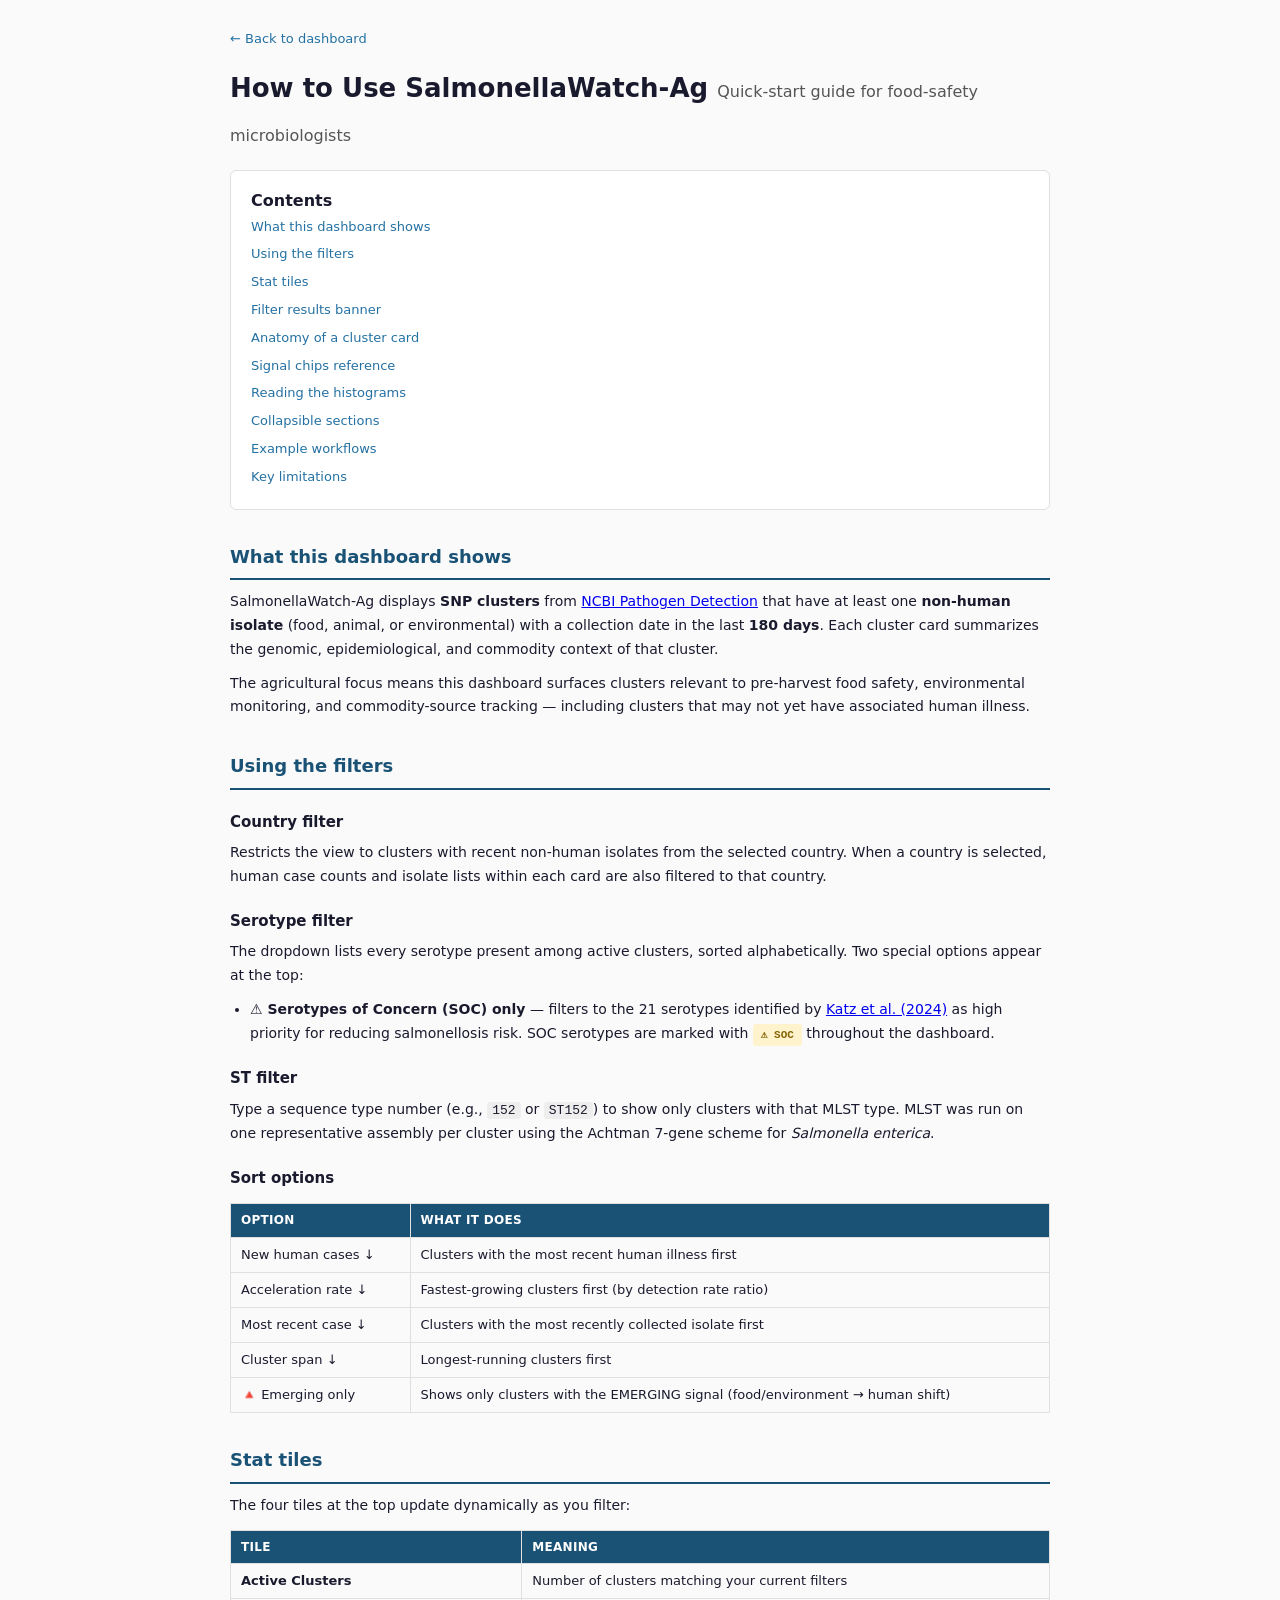
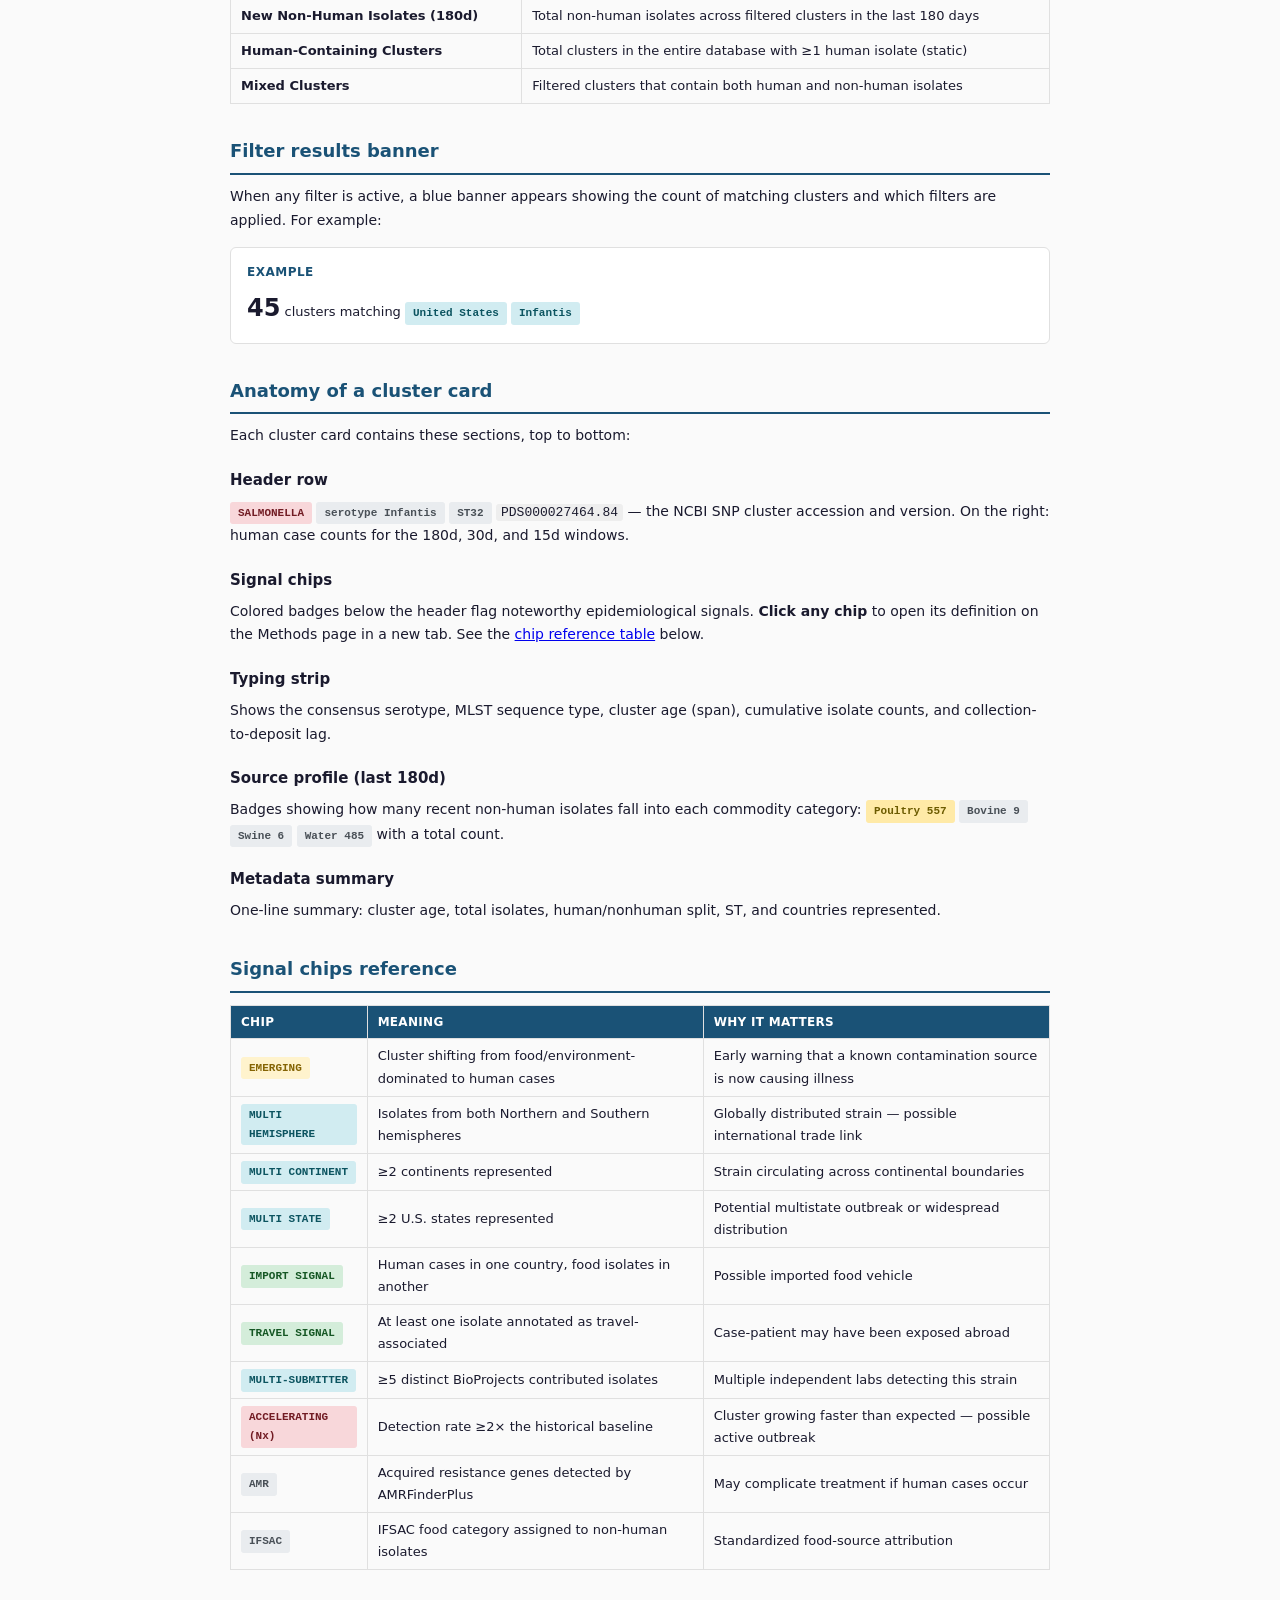
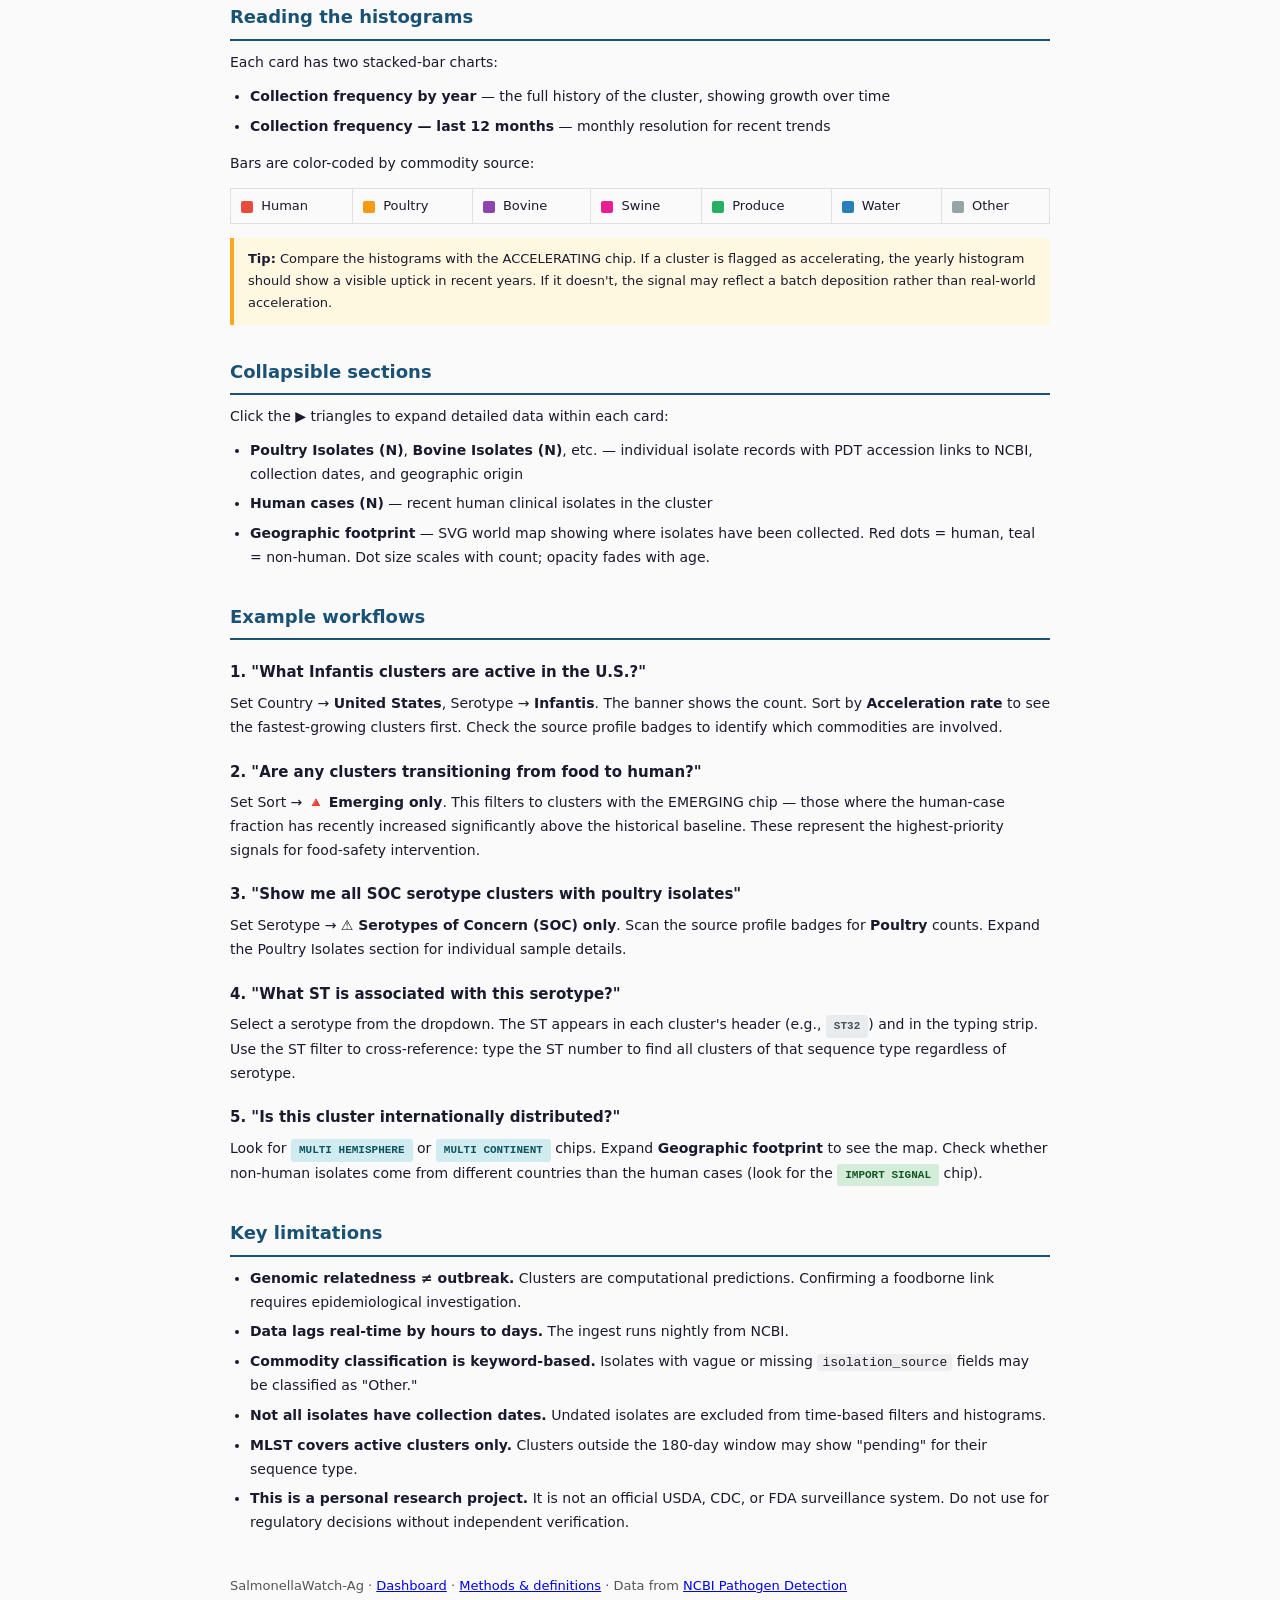
<file: docs/guide.html>
<!DOCTYPE html>
<html lang="en">
<head>
<meta charset="utf-8">
<meta name="viewport" content="width=device-width, initial-scale=1">
<title>How to Use SalmonellaWatch-Ag</title>
<style>
  :root { --ink: #1a1a2e; --ink-soft: #555; --link: #2471a3; --bg: #fafafa; --card: #fff; --rule: #e0e0e0; --accent: #1a5276; }
  * { margin: 0; padding: 0; box-sizing: border-box; }
  body { font-family: system-ui, -apple-system, sans-serif; color: var(--ink); background: var(--bg); line-height: 1.7; max-width: 860px; margin: 0 auto; padding: 24px 20px 60px; }
  h1 { font-size: 26px; margin-bottom: 6px; }
  h1 span { font-weight: 400; font-size: 16px; color: var(--ink-soft); }
  .back { display: inline-block; margin-bottom: 16px; font-size: 13px; color: var(--link); text-decoration: none; }
  .back:hover { text-decoration: underline; }
  h2 { font-size: 18px; margin: 32px 0 10px; padding-bottom: 6px; border-bottom: 2px solid var(--accent); color: var(--accent); }
  h3 { font-size: 15px; margin: 20px 0 6px; color: var(--ink); }
  p, li { font-size: 14px; margin-bottom: 10px; }
  ul { margin-left: 20px; margin-bottom: 14px; }
  li { margin-bottom: 6px; }
  .fig { background: var(--card); border: 1px solid var(--rule); border-radius: 6px; padding: 14px 16px; margin: 14px 0; font-size: 13px; }
  .fig-label { font-weight: 700; font-size: 12px; text-transform: uppercase; letter-spacing: 0.5px; color: var(--accent); margin-bottom: 6px; }
  code { background: #eee; padding: 1px 5px; border-radius: 3px; font-size: 13px; }
  .chip { display: inline-block; padding: 2px 8px; border-radius: 3px; font-size: 11px; font-weight: 700; font-family: monospace; }
  .chip-red { background: #f8d7da; color: #721c24; }
  .chip-yellow { background: #fff3cd; color: #856404; }
  .chip-green { background: #d4edda; color: #155724; }
  .chip-blue { background: #d1ecf1; color: #0c5460; }
  .chip-orange { background: #ffeaa7; color: #6c5b00; }
  .chip-gray { background: #e9ecef; color: #495057; }
  .swatch { display: inline-block; width: 12px; height: 12px; border-radius: 2px; vertical-align: middle; margin-right: 4px; }
  table { width: 100%; border-collapse: collapse; margin: 12px 0; font-size: 13px; }
  th, td { padding: 6px 10px; border: 1px solid var(--rule); text-align: left; }
  th { background: var(--accent); color: #fff; font-size: 12px; text-transform: uppercase; letter-spacing: 0.3px; }
  .toc { background: var(--card); border: 1px solid var(--rule); border-radius: 6px; padding: 16px 20px; margin: 16px 0; }
  .toc ul { list-style: none; margin: 0; }
  .toc li { margin-bottom: 4px; }
  .toc a { color: var(--link); text-decoration: none; font-size: 13px; }
  .toc a:hover { text-decoration: underline; }
  .note { background: #fff8e1; border-left: 4px solid #f9a825; padding: 10px 14px; margin: 14px 0; font-size: 13px; border-radius: 0 4px 4px 0; }
</style>
</head>
<body>

<a href="index.html" class="back">&larr; Back to dashboard</a>

<h1>How to Use SalmonellaWatch-Ag <span>Quick-start guide for food-safety microbiologists</span></h1>

<div class="toc">
<strong>Contents</strong>
<ul>
  <li><a href="#overview">What this dashboard shows</a></li>
  <li><a href="#filters">Using the filters</a></li>
  <li><a href="#stat-tiles">Stat tiles</a></li>
  <li><a href="#filter-banner">Filter results banner</a></li>
  <li><a href="#card-anatomy">Anatomy of a cluster card</a></li>
  <li><a href="#chips">Signal chips reference</a></li>
  <li><a href="#histograms">Reading the histograms</a></li>
  <li><a href="#collapsible">Collapsible sections</a></li>
  <li><a href="#workflows">Example workflows</a></li>
  <li><a href="#limitations">Key limitations</a></li>
</ul>
</div>

<h2 id="overview">What this dashboard shows</h2>
<p>
  SalmonellaWatch-Ag displays <strong>SNP clusters</strong> from
  <a href="https://www.ncbi.nlm.nih.gov/pathogens/" target="_blank">NCBI Pathogen Detection</a>
  that have at least one <strong>non-human isolate</strong> (food, animal, or environmental)
  with a collection date in the last <strong>180 days</strong>. Each cluster card
  summarizes the genomic, epidemiological, and commodity context of that cluster.
</p>
<p>
  The agricultural focus means this dashboard surfaces clusters relevant to
  pre-harvest food safety, environmental monitoring, and commodity-source tracking —
  including clusters that may not yet have associated human illness.
</p>

<h2 id="filters">Using the filters</h2>

<h3>Country filter</h3>
<p>
  Restricts the view to clusters with recent non-human isolates from the selected country.
  When a country is selected, human case counts and isolate lists within each card
  are also filtered to that country.
</p>

<h3>Serotype filter</h3>
<p>
  The dropdown lists every serotype present among active clusters, sorted alphabetically.
  Two special options appear at the top:
</p>
<ul>
  <li><strong>⚠ Serotypes of Concern (SOC) only</strong> — filters to the 21 serotypes
    identified by <a href="https://doi.org/10.3389/fmicb.2024.1307563" target="_blank">Katz et al. (2024)</a>
    as high priority for reducing salmonellosis risk. SOC serotypes are marked with
    <span class="chip chip-yellow">⚠ SOC</span> throughout the dashboard.</li>
</ul>

<h3>ST filter</h3>
<p>
  Type a sequence type number (e.g., <code>152</code> or <code>ST152</code>) to show only
  clusters with that MLST type. MLST was run on one representative assembly per cluster
  using the Achtman 7-gene scheme for <em>Salmonella enterica</em>.
</p>

<h3>Sort options</h3>
<table>
  <tr><th>Option</th><th>What it does</th></tr>
  <tr><td>New human cases &darr;</td><td>Clusters with the most recent human illness first</td></tr>
  <tr><td>Acceleration rate &darr;</td><td>Fastest-growing clusters first (by detection rate ratio)</td></tr>
  <tr><td>Most recent case &darr;</td><td>Clusters with the most recently collected isolate first</td></tr>
  <tr><td>Cluster span &darr;</td><td>Longest-running clusters first</td></tr>
  <tr><td>🔺 Emerging only</td><td>Shows only clusters with the EMERGING signal (food/environment &rarr; human shift)</td></tr>
</table>

<h2 id="stat-tiles">Stat tiles</h2>
<p>The four tiles at the top update dynamically as you filter:</p>
<table>
  <tr><th>Tile</th><th>Meaning</th></tr>
  <tr><td><strong>Active Clusters</strong></td><td>Number of clusters matching your current filters</td></tr>
  <tr><td><strong>New Non-Human Isolates (180d)</strong></td><td>Total non-human isolates across filtered clusters in the last 180 days</td></tr>
  <tr><td><strong>Human-Containing Clusters</strong></td><td>Total clusters in the entire database with &ge;1 human isolate (static)</td></tr>
  <tr><td><strong>Mixed Clusters</strong></td><td>Filtered clusters that contain both human and non-human isolates</td></tr>
</table>

<h2 id="filter-banner">Filter results banner</h2>
<p>
  When any filter is active, a blue banner appears showing the count of matching clusters
  and which filters are applied. For example:
</p>
<div class="fig">
  <div class="fig-label">Example</div>
  <span style="font-size:24px;font-weight:800;">45</span> clusters matching
  <span class="chip chip-blue">United States</span>
  <span class="chip chip-blue">Infantis</span>
</div>

<h2 id="card-anatomy">Anatomy of a cluster card</h2>
<p>Each cluster card contains these sections, top to bottom:</p>

<h3>Header row</h3>
<p>
  <span class="chip chip-red">SALMONELLA</span>
  <span class="chip chip-gray">serotype Infantis</span>
  <span class="chip chip-gray">ST32</span>
  <code>PDS000027464.84</code> &mdash; the NCBI SNP cluster accession and version.
  On the right: human case counts for the 180d, 30d, and 15d windows.
</p>

<h3>Signal chips</h3>
<p>
  Colored badges below the header flag noteworthy epidemiological signals.
  <strong>Click any chip</strong> to open its definition on the Methods page in a new tab.
  See the <a href="#chips">chip reference table</a> below.
</p>

<h3>Typing strip</h3>
<p>
  Shows the consensus serotype, MLST sequence type, cluster age (span),
  cumulative isolate counts, and collection-to-deposit lag.
</p>

<h3>Source profile (last 180d)</h3>
<p>
  Badges showing how many recent non-human isolates fall into each commodity category:
  <span class="chip chip-orange">Poultry 557</span>
  <span class="chip chip-gray">Bovine 9</span>
  <span class="chip chip-gray">Swine 6</span>
  <span class="chip chip-gray">Water 485</span>
  with a total count.
</p>

<h3>Metadata summary</h3>
<p>
  One-line summary: cluster age, total isolates, human/nonhuman split, ST, and countries represented.
</p>

<h2 id="chips">Signal chips reference</h2>
<table>
  <tr><th>Chip</th><th>Meaning</th><th>Why it matters</th></tr>
  <tr>
    <td><span class="chip chip-yellow">EMERGING</span></td>
    <td>Cluster shifting from food/environment-dominated to human cases</td>
    <td>Early warning that a known contamination source is now causing illness</td>
  </tr>
  <tr>
    <td><span class="chip chip-blue">MULTI HEMISPHERE</span></td>
    <td>Isolates from both Northern and Southern hemispheres</td>
    <td>Globally distributed strain — possible international trade link</td>
  </tr>
  <tr>
    <td><span class="chip chip-blue">MULTI CONTINENT</span></td>
    <td>&ge;2 continents represented</td>
    <td>Strain circulating across continental boundaries</td>
  </tr>
  <tr>
    <td><span class="chip chip-blue">MULTI STATE</span></td>
    <td>&ge;2 U.S. states represented</td>
    <td>Potential multistate outbreak or widespread distribution</td>
  </tr>
  <tr>
    <td><span class="chip chip-green">IMPORT SIGNAL</span></td>
    <td>Human cases in one country, food isolates in another</td>
    <td>Possible imported food vehicle</td>
  </tr>
  <tr>
    <td><span class="chip chip-green">TRAVEL SIGNAL</span></td>
    <td>At least one isolate annotated as travel-associated</td>
    <td>Case-patient may have been exposed abroad</td>
  </tr>
  <tr>
    <td><span class="chip chip-blue">MULTI-SUBMITTER</span></td>
    <td>&ge;5 distinct BioProjects contributed isolates</td>
    <td>Multiple independent labs detecting this strain</td>
  </tr>
  <tr>
    <td><span class="chip chip-red">ACCELERATING (Nx)</span></td>
    <td>Detection rate &ge;2&times; the historical baseline</td>
    <td>Cluster growing faster than expected — possible active outbreak</td>
  </tr>
  <tr>
    <td><span class="chip chip-gray">AMR</span></td>
    <td>Acquired resistance genes detected by AMRFinderPlus</td>
    <td>May complicate treatment if human cases occur</td>
  </tr>
  <tr>
    <td><span class="chip chip-gray">IFSAC</span></td>
    <td>IFSAC food category assigned to non-human isolates</td>
    <td>Standardized food-source attribution</td>
  </tr>
</table>

<h2 id="histograms">Reading the histograms</h2>
<p>Each card has two stacked-bar charts:</p>
<ul>
  <li><strong>Collection frequency by year</strong> — the full history of the cluster, showing growth over time</li>
  <li><strong>Collection frequency — last 12 months</strong> — monthly resolution for recent trends</li>
</ul>
<p>Bars are color-coded by commodity source:</p>
<table>
  <tr>
    <td><span class="swatch" style="background:#e74c3c;"></span> Human</td>
    <td><span class="swatch" style="background:#f39c12;"></span> Poultry</td>
    <td><span class="swatch" style="background:#8e44ad;"></span> Bovine</td>
    <td><span class="swatch" style="background:#e91e90;"></span> Swine</td>
    <td><span class="swatch" style="background:#27ae60;"></span> Produce</td>
    <td><span class="swatch" style="background:#2980b9;"></span> Water</td>
    <td><span class="swatch" style="background:#95a5a6;"></span> Other</td>
  </tr>
</table>
<div class="note">
  <strong>Tip:</strong> Compare the histograms with the ACCELERATING chip. If a cluster is flagged
  as accelerating, the yearly histogram should show a visible uptick in recent years. If it
  doesn't, the signal may reflect a batch deposition rather than real-world acceleration.
</div>

<h2 id="collapsible">Collapsible sections</h2>
<p>Click the &#9654; triangles to expand detailed data within each card:</p>
<ul>
  <li><strong>Poultry Isolates (N)</strong>, <strong>Bovine Isolates (N)</strong>, etc. — individual isolate
    records with PDT accession links to NCBI, collection dates, and geographic origin</li>
  <li><strong>Human cases (N)</strong> — recent human clinical isolates in the cluster</li>
  <li><strong>Geographic footprint</strong> — SVG world map showing where isolates have been collected.
    Red dots = human, teal = non-human. Dot size scales with count; opacity fades with age.</li>
</ul>

<h2 id="workflows">Example workflows</h2>

<h3>1. "What Infantis clusters are active in the U.S.?"</h3>
<p>
  Set Country &rarr; <strong>United States</strong>, Serotype &rarr; <strong>Infantis</strong>.
  The banner shows the count. Sort by <strong>Acceleration rate</strong> to see the
  fastest-growing clusters first. Check the source profile badges to identify
  which commodities are involved.
</p>

<h3>2. "Are any clusters transitioning from food to human?"</h3>
<p>
  Set Sort &rarr; <strong>🔺 Emerging only</strong>. This filters to clusters with the
  EMERGING chip — those where the human-case fraction has recently increased
  significantly above the historical baseline. These represent the highest-priority
  signals for food-safety intervention.
</p>

<h3>3. "Show me all SOC serotype clusters with poultry isolates"</h3>
<p>
  Set Serotype &rarr; <strong>⚠ Serotypes of Concern (SOC) only</strong>.
  Scan the source profile badges for <strong>Poultry</strong> counts. Expand the
  Poultry Isolates section for individual sample details.
</p>

<h3>4. "What ST is associated with this serotype?"</h3>
<p>
  Select a serotype from the dropdown. The ST appears in each cluster's header
  (e.g., <span class="chip chip-gray">ST32</span>) and in the typing strip.
  Use the ST filter to cross-reference: type the ST number to find all clusters
  of that sequence type regardless of serotype.
</p>

<h3>5. "Is this cluster internationally distributed?"</h3>
<p>
  Look for <span class="chip chip-blue">MULTI HEMISPHERE</span> or
  <span class="chip chip-blue">MULTI CONTINENT</span> chips. Expand
  <strong>Geographic footprint</strong> to see the map. Check whether
  non-human isolates come from different countries than the human cases
  (look for the <span class="chip chip-green">IMPORT SIGNAL</span> chip).
</p>

<h2 id="limitations">Key limitations</h2>
<ul>
  <li><strong>Genomic relatedness &ne; outbreak.</strong> Clusters are computational predictions.
    Confirming a foodborne link requires epidemiological investigation.</li>
  <li><strong>Data lags real-time by hours to days.</strong> The ingest runs nightly from NCBI.</li>
  <li><strong>Commodity classification is keyword-based.</strong> Isolates with vague or missing
    <code>isolation_source</code> fields may be classified as "Other."</li>
  <li><strong>Not all isolates have collection dates.</strong> Undated isolates are excluded from
    time-based filters and histograms.</li>
  <li><strong>MLST covers active clusters only.</strong> Clusters outside the 180-day window
    may show "pending" for their sequence type.</li>
  <li><strong>This is a personal research project.</strong> It is not an official USDA, CDC, or FDA
    surveillance system. Do not use for regulatory decisions without independent verification.</li>
</ul>

<p style="margin-top:40px; font-size:13px; color:var(--ink-soft);">
  SalmonellaWatch-Ag &middot; <a href="index.html">Dashboard</a> &middot;
  <a href="methods.html">Methods &amp; definitions</a> &middot;
  Data from <a href="https://www.ncbi.nlm.nih.gov/pathogens/" target="_blank">NCBI Pathogen Detection</a>
</p>

</body>
</html>
</file>
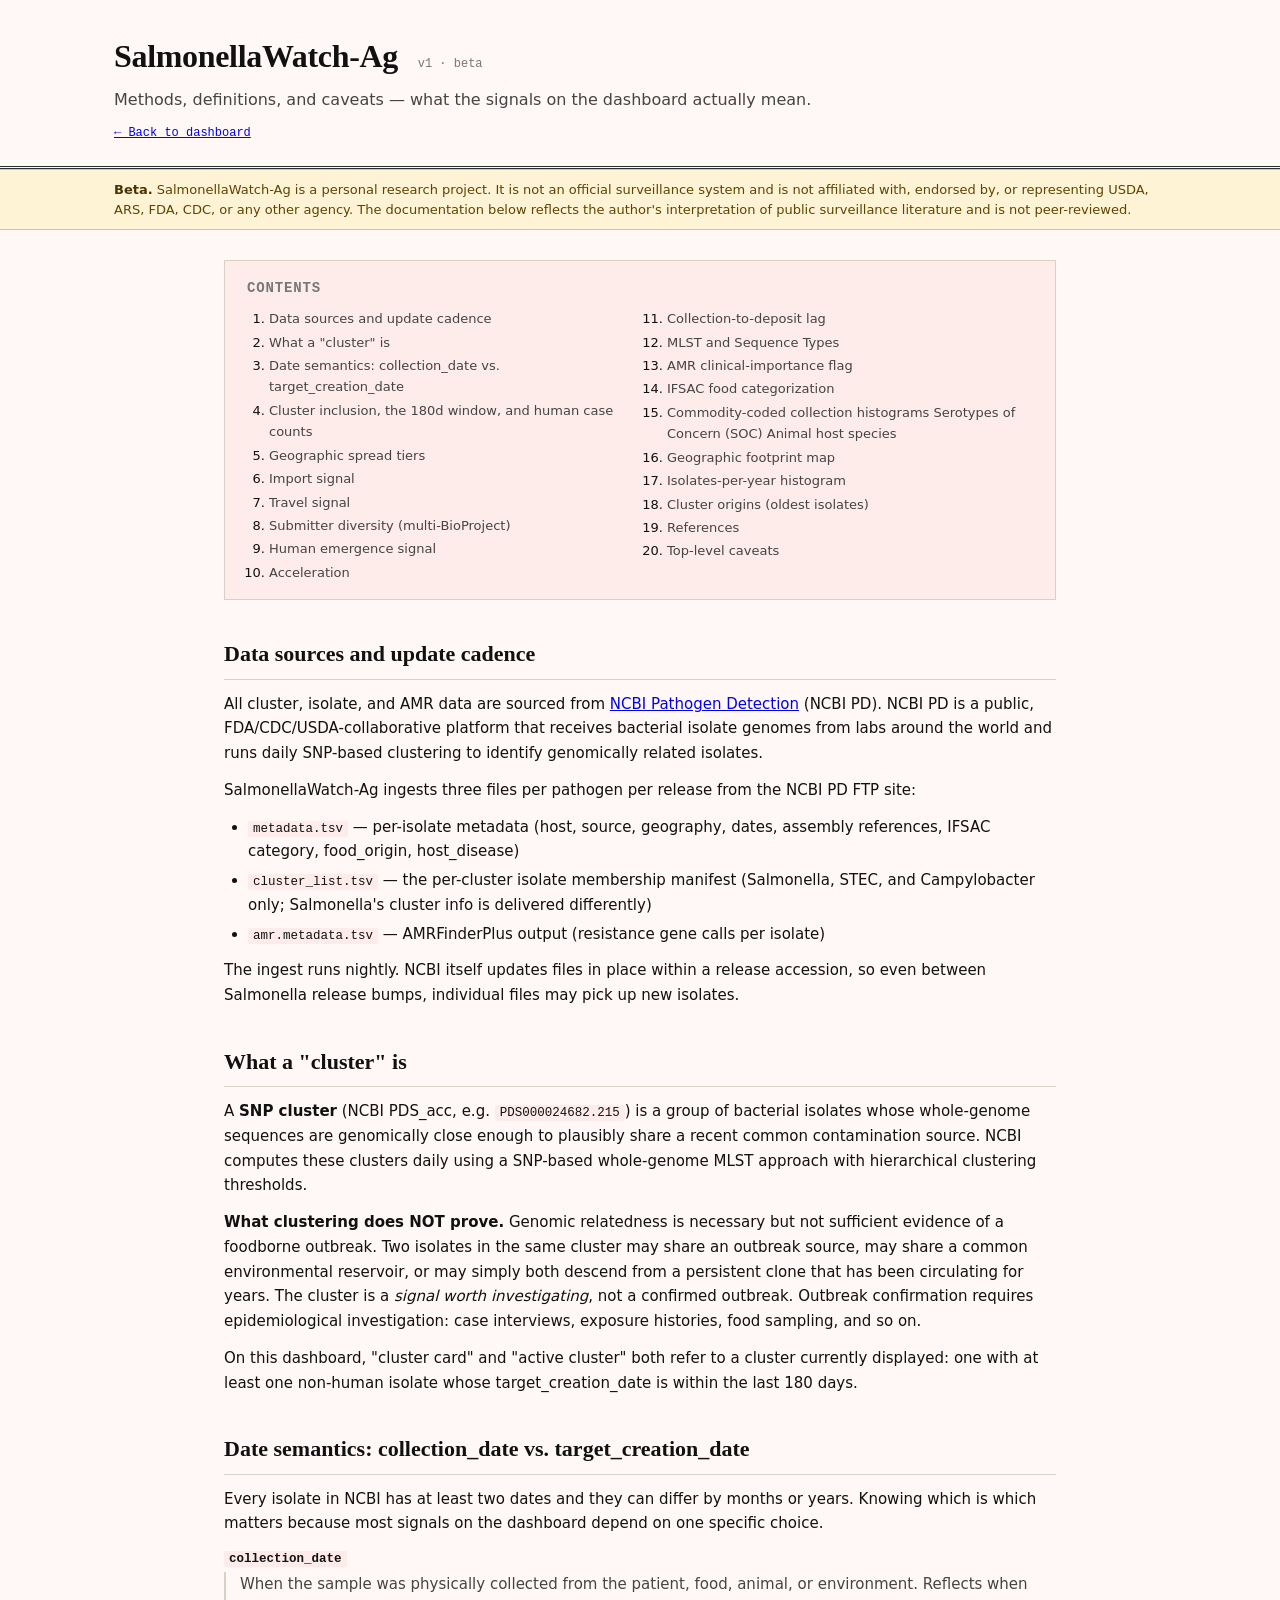
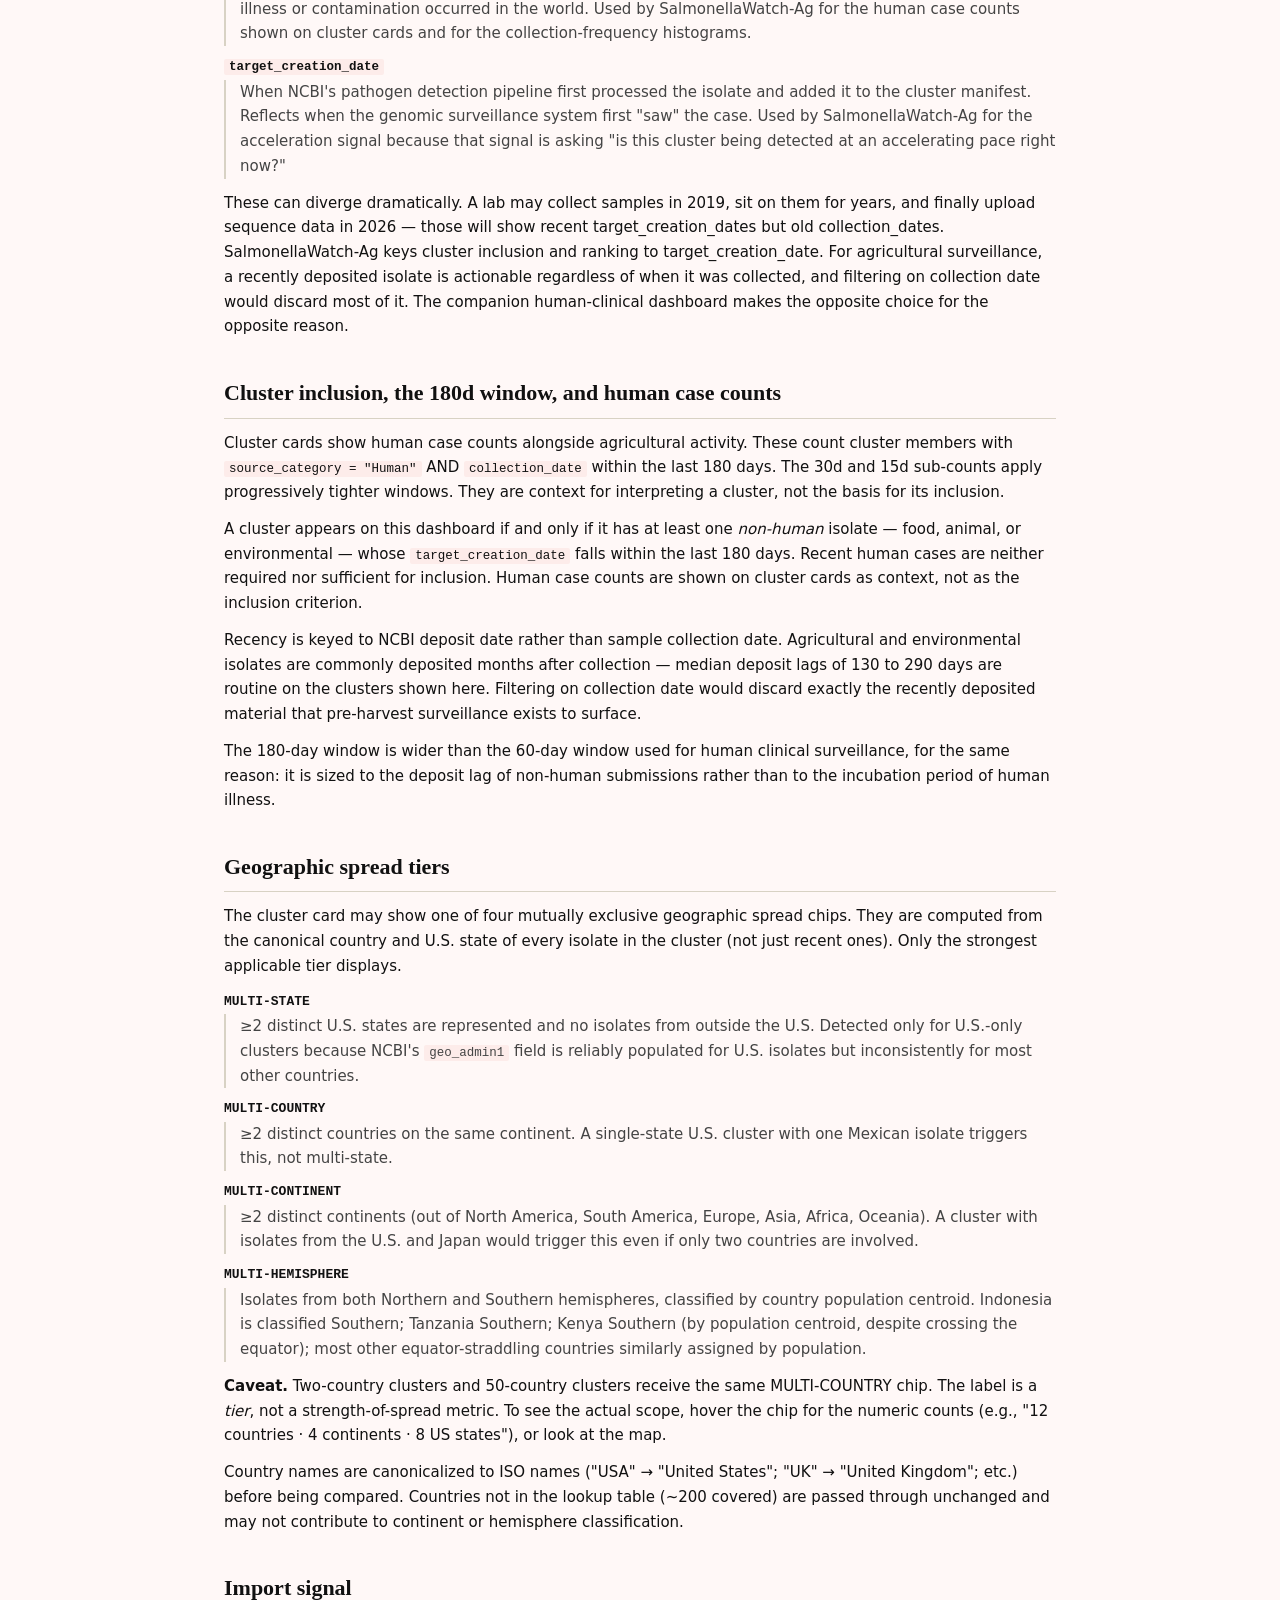
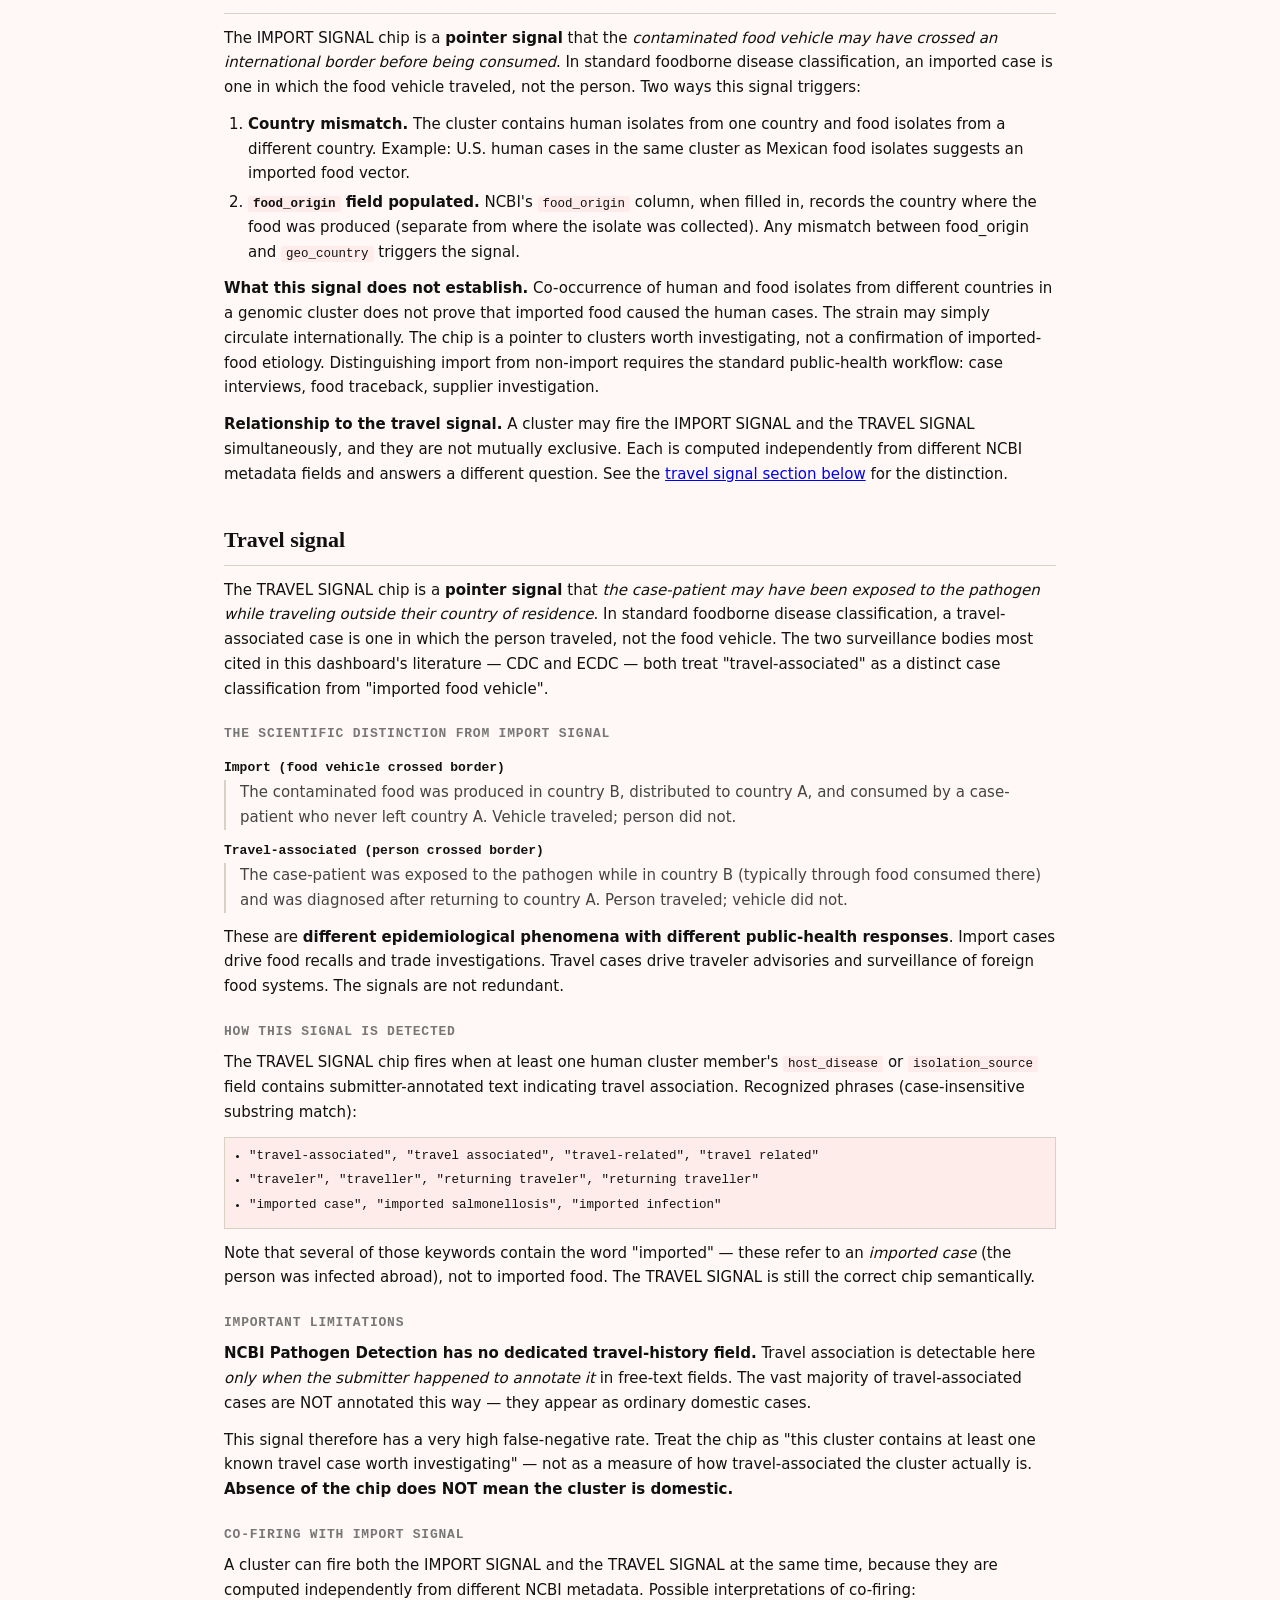
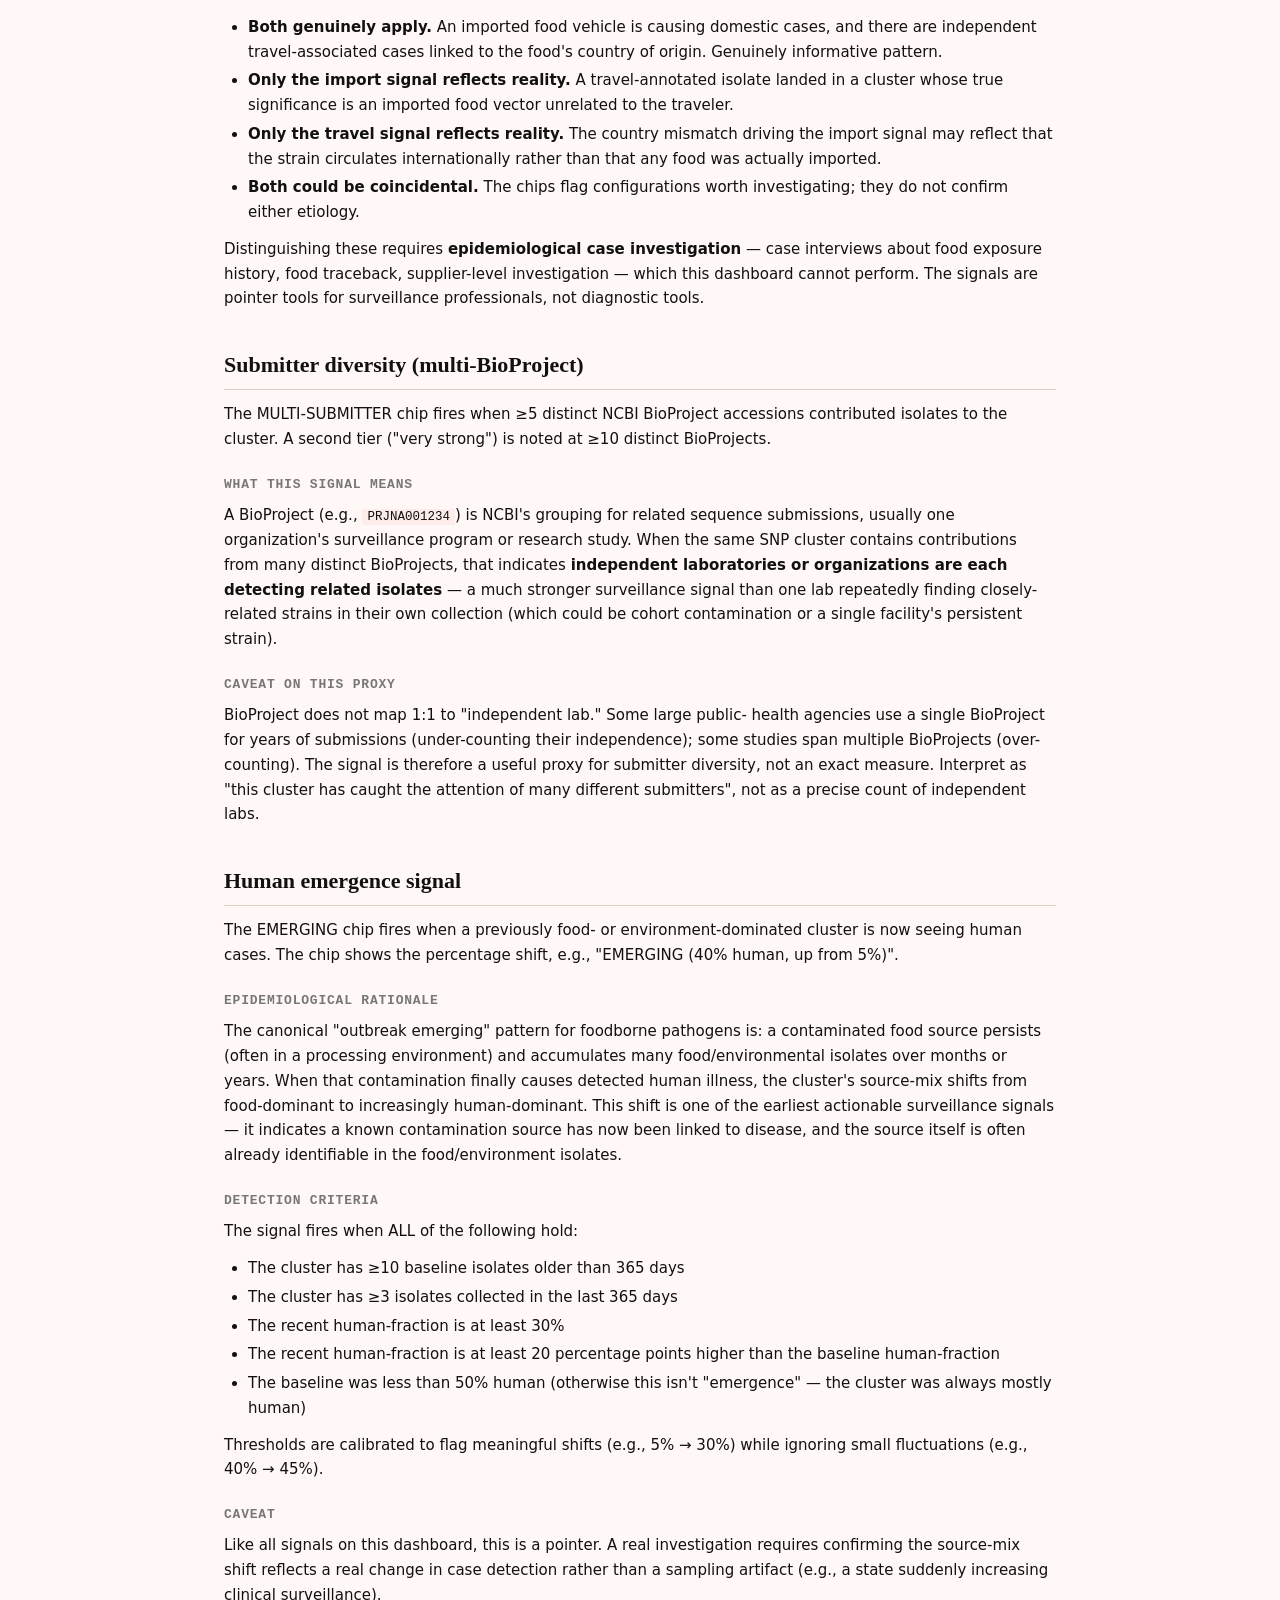
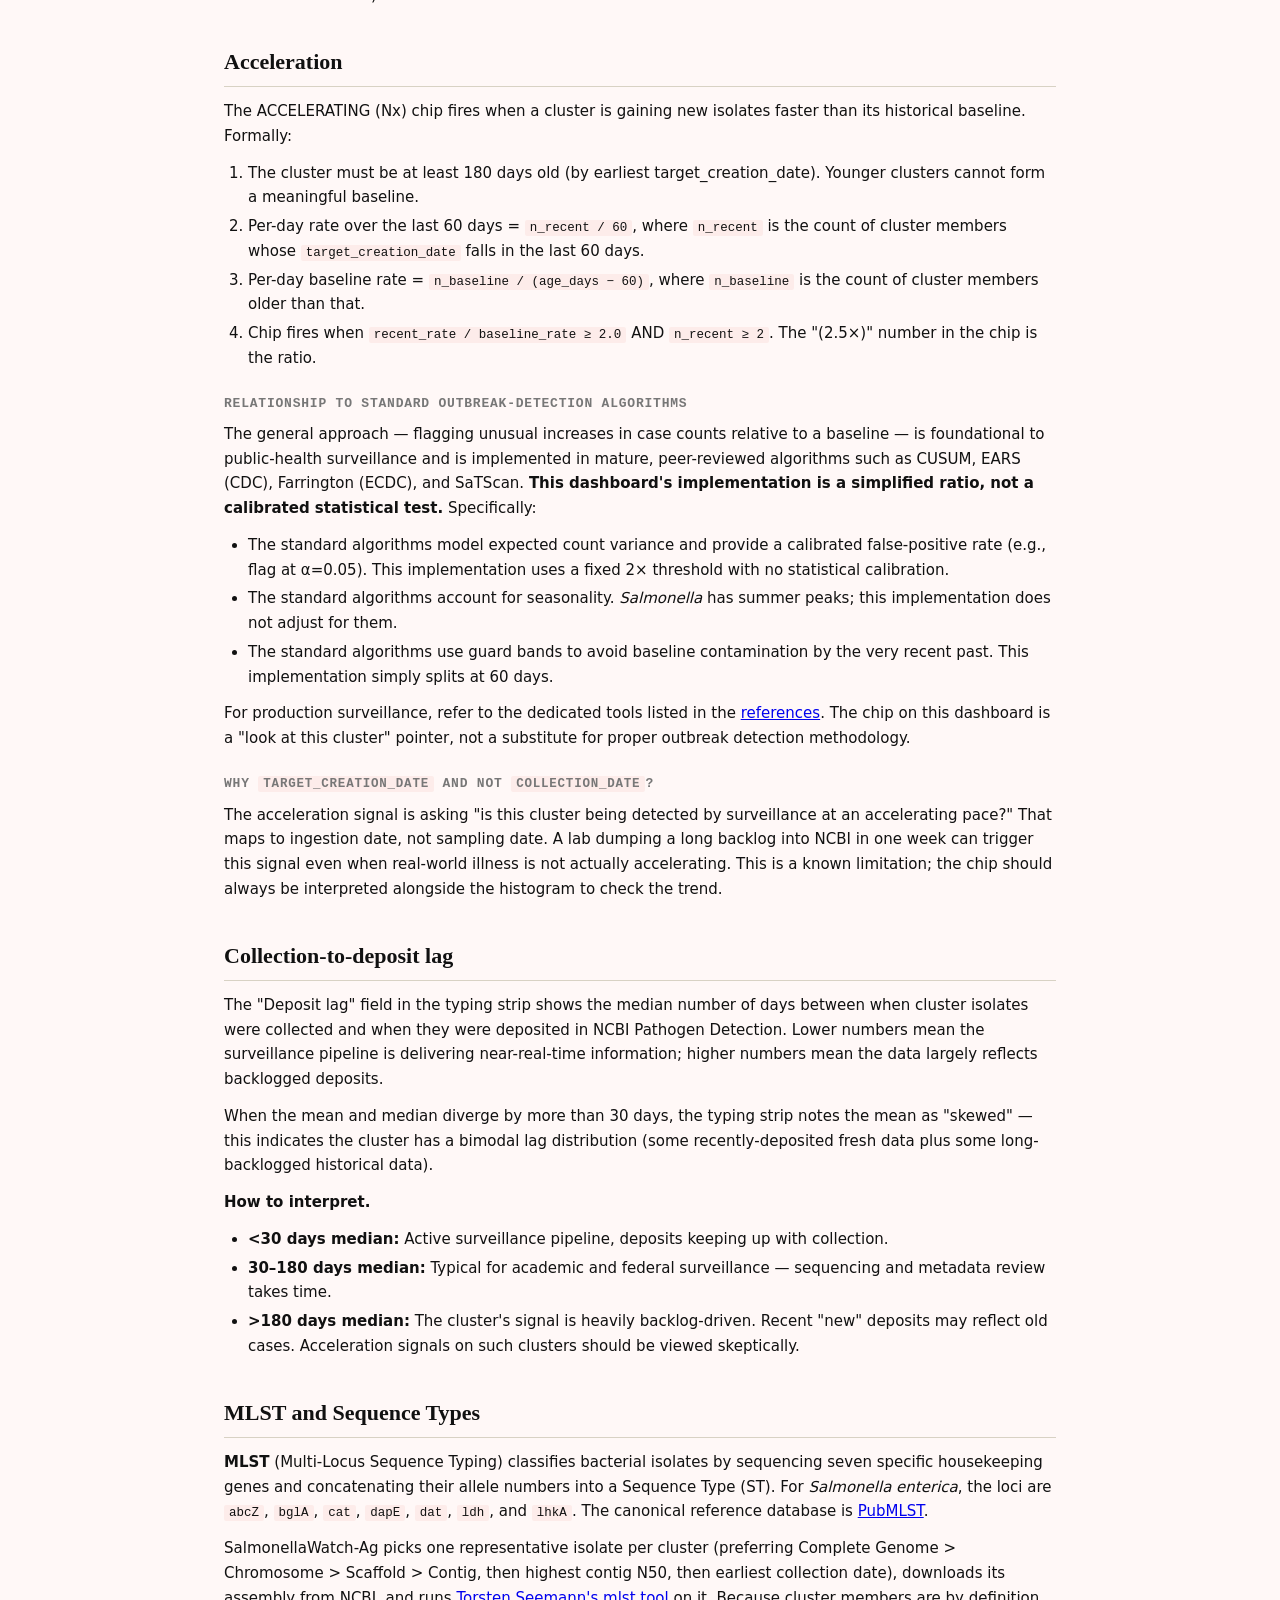
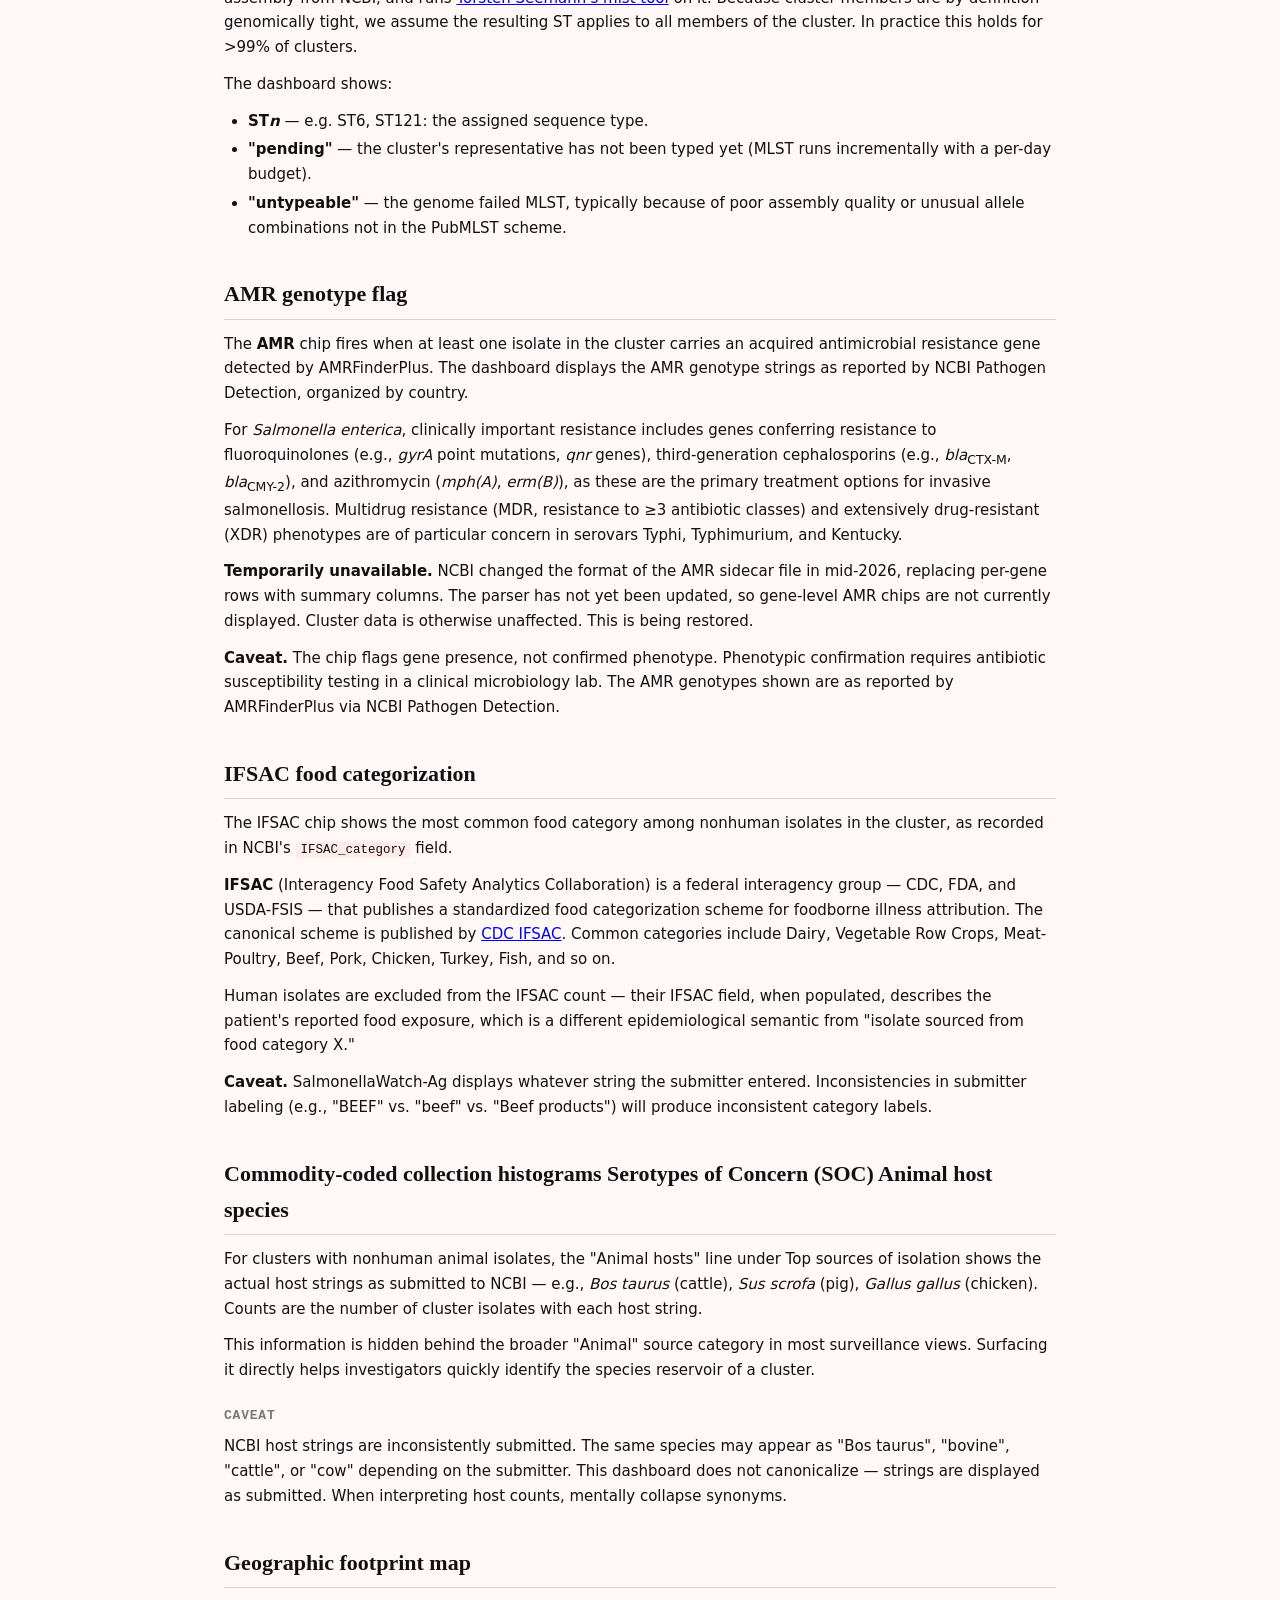
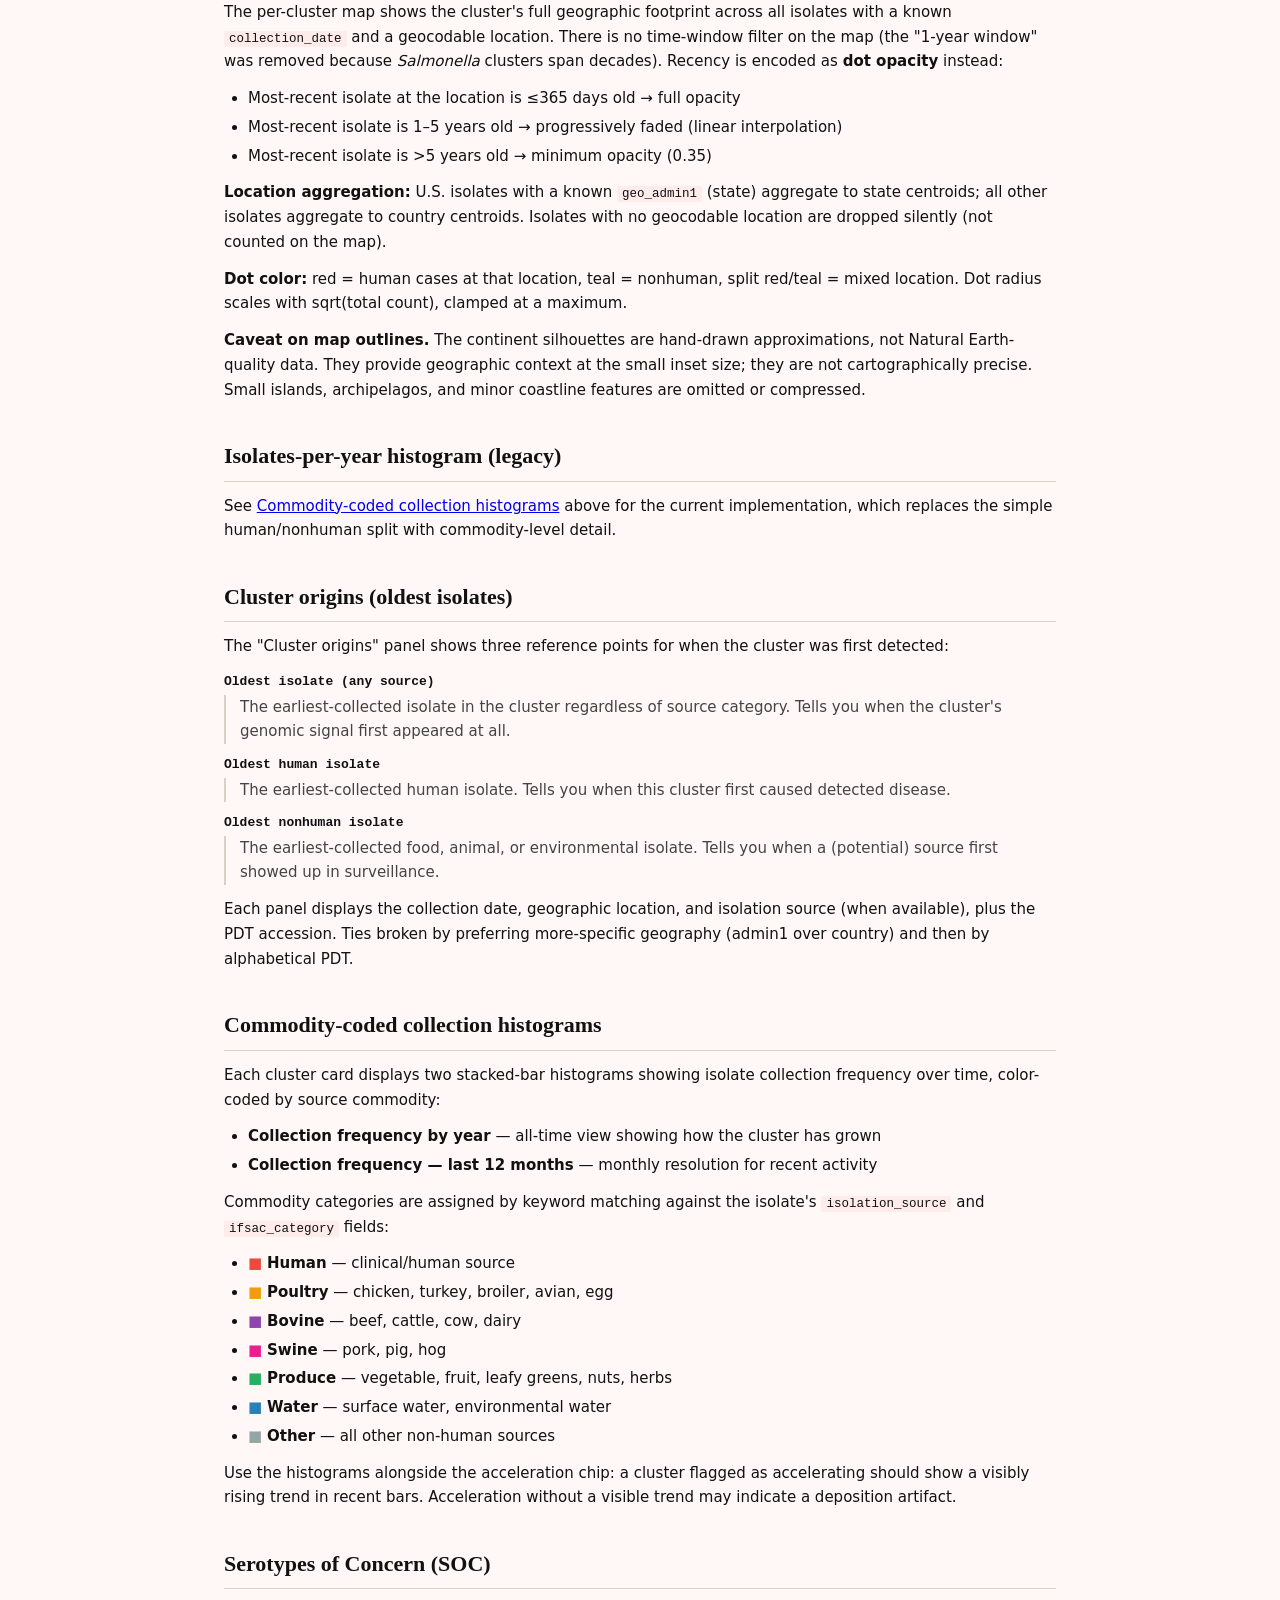
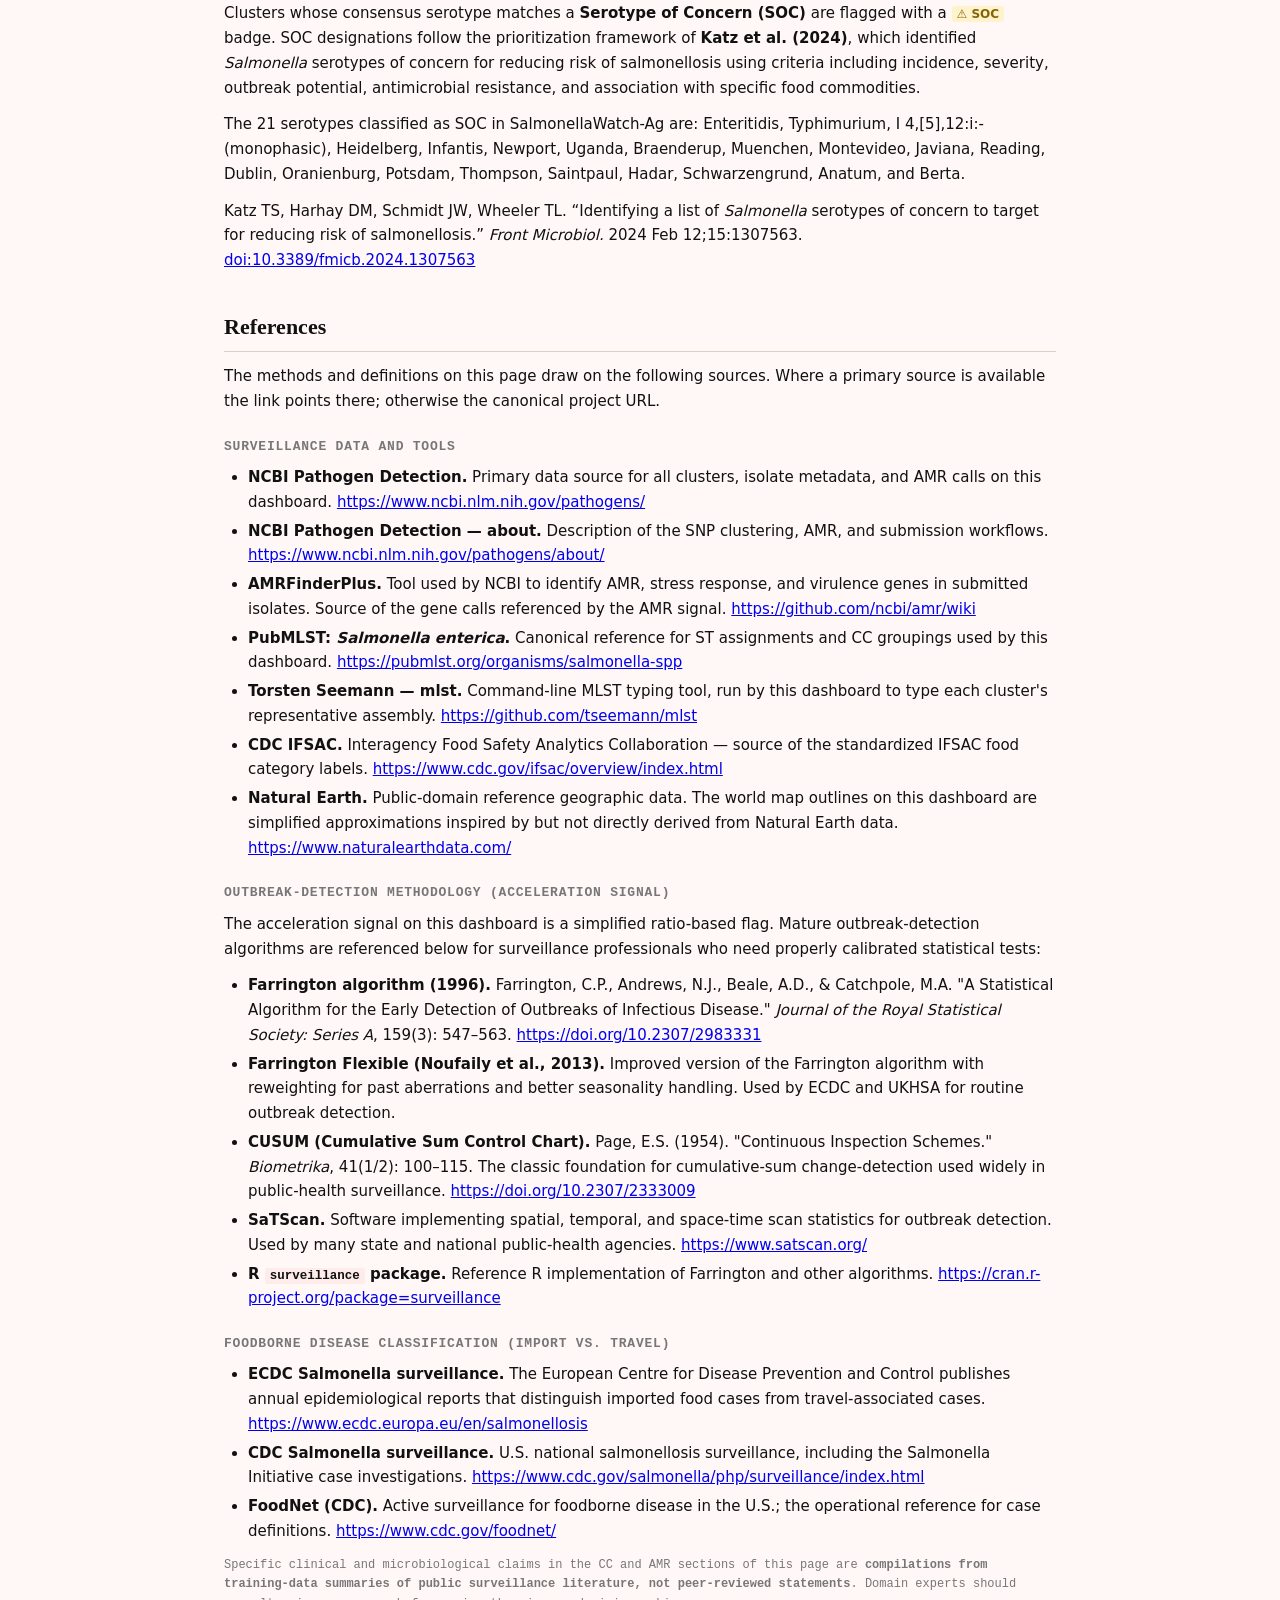
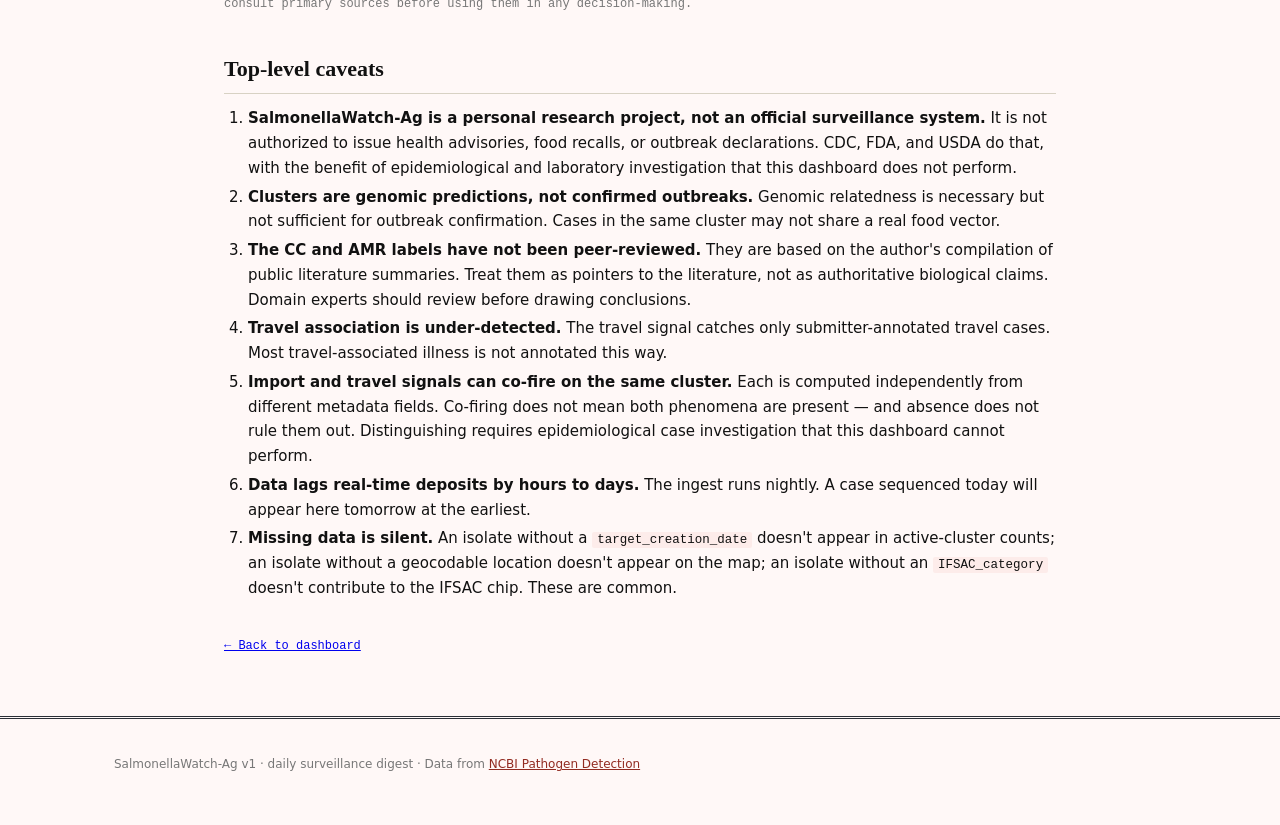
<file: docs/methods.html>
<!doctype html>
<html lang="en">
<head>
  <meta charset="utf-8">
  <meta name="viewport" content="width=device-width, initial-scale=1">
  <title>Methods — SalmonellaWatch-Ag</title>
  <link rel="stylesheet" href="assets/css/main.css">
</head>
<body>

<header class="masthead">
  <div class="container">
    <h1>
      <a href="index.html" class="masthead-home">SalmonellaWatch-Ag</a>
      <span class="version">v1 · beta</span>
    </h1>
    <p class="lede">
      Methods, definitions, and caveats — what the signals on the dashboard actually mean.
    </p>
    <p class="meta">
      <a href="index.html">← Back to dashboard</a>
    </p>
  </div>
</header>


<div class="beta-banner">
  <div class="container">
    <strong>Beta.</strong> SalmonellaWatch-Ag is a personal research project. It is not an
    official surveillance system and is not affiliated with, endorsed by, or representing
    USDA, ARS, FDA, CDC, or any other agency. The documentation below reflects the author's
    interpretation of public surveillance literature and is not peer-reviewed.
  </div>
</div>

<main class="container methods-page">

<nav class="methods-toc">
  <h2>Contents</h2>
  <ol>
    <li><a href="#data-sources">Data sources and update cadence</a></li>
    <li><a href="#clusters">What a "cluster" is</a></li>
    <li><a href="#dates">Date semantics: collection_date vs. target_creation_date</a></li>
    <li><a href="#new-cases">Cluster inclusion, the 180d window, and human case counts</a></li>
    <li><a href="#geographic-spread">Geographic spread tiers</a></li>
    <li><a href="#import-signal">Import signal</a></li>
    <li><a href="#travel-signal">Travel signal</a></li>
    <li><a href="#submitter-diversity">Submitter diversity (multi-BioProject)</a></li>
    <li><a href="#human-emergence">Human emergence signal</a></li>
    <li><a href="#acceleration">Acceleration</a></li>
    <li><a href="#deposit-lag">Collection-to-deposit lag</a></li>
    <li><a href="#mlst">MLST and Sequence Types</a></li>
    <li><a href="#amr">AMR clinical-importance flag</a></li>
    <li><a href="#ifsac">IFSAC food categorization</a></li>
    <li><a href="#host-species">Commodity-coded collection histograms
Serotypes of Concern (SOC)
Animal host species</a></li>
    <li><a href="#map">Geographic footprint map</a></li>
    <li><a href="#histogram">Isolates-per-year histogram</a></li>
    <li><a href="#oldest">Cluster origins (oldest isolates)</a></li>
    <li><a href="#references">References</a></li>
    <li><a href="#caveats">Top-level caveats</a></li>
  </ol>
</nav>

<section id="data-sources">
  <h2>Data sources and update cadence</h2>
  <p>
    All cluster, isolate, and AMR data are sourced from
    <a href="https://www.ncbi.nlm.nih.gov/pathogens/">NCBI Pathogen Detection</a>
    (NCBI PD). NCBI PD is a public, FDA/CDC/USDA-collaborative platform that
    receives bacterial isolate genomes from labs around the world and runs
    daily SNP-based clustering to identify genomically related isolates.
  </p>
  <p>
    SalmonellaWatch-Ag ingests three files per pathogen per release from the NCBI
    PD FTP site:
  </p>
  <ul>
    <li><code>metadata.tsv</code> — per-isolate metadata (host, source, geography, dates, assembly references, IFSAC category, food_origin, host_disease)</li>
    <li><code>cluster_list.tsv</code> — the per-cluster isolate membership manifest (Salmonella, STEC, and Campylobacter only; Salmonella's cluster info is delivered differently)</li>
    <li><code>amr.metadata.tsv</code> — AMRFinderPlus output (resistance gene calls per isolate)</li>
  </ul>
  <p>
    The ingest runs nightly. NCBI itself updates files in place within a
    release accession, so even between Salmonella release bumps, individual
    files may pick up new isolates.
  </p>
</section>

<section id="clusters">
  <h2>What a "cluster" is</h2>
  <p>
    A <strong>SNP cluster</strong> (NCBI PDS_acc, e.g. <code>PDS000024682.215</code>)
    is a group of bacterial isolates whose whole-genome sequences are
    genomically close enough to plausibly share a recent common contamination
    source. NCBI computes these clusters daily using a SNP-based whole-genome
    MLST approach with hierarchical clustering thresholds.
  </p>
  <p>
    <strong>What clustering does NOT prove.</strong> Genomic relatedness is
    necessary but not sufficient evidence of a foodborne outbreak. Two
    isolates in the same cluster may share an outbreak source, may share a
    common environmental reservoir, or may simply both descend from a
    persistent clone that has been circulating for years. The cluster is a
    <em>signal worth investigating</em>, not a confirmed outbreak. Outbreak
    confirmation requires epidemiological investigation: case interviews,
    exposure histories, food sampling, and so on.
  </p>
  <p>
    On this dashboard, "cluster card" and "active cluster" both refer to a
    cluster currently displayed: one with at least one non-human isolate whose
    target_creation_date is within the last 180 days.
  </p>
</section>

<section id="dates">
  <h2>Date semantics: collection_date vs. target_creation_date</h2>
  <p>
    Every isolate in NCBI has at least two dates and they can differ by
    months or years. Knowing which is which matters because most signals on
    the dashboard depend on one specific choice.
  </p>
  <dl class="defs">
    <dt><code>collection_date</code></dt>
    <dd>
      When the sample was physically collected from the patient, food,
      animal, or environment. Reflects when illness or contamination
      occurred in the world. Used by SalmonellaWatch-Ag for the human case
      counts shown on cluster cards and for the collection-frequency histograms.
    </dd>
    <dt><code>target_creation_date</code></dt>
    <dd>
      When NCBI's pathogen detection pipeline first processed the isolate
      and added it to the cluster manifest. Reflects when the genomic
      surveillance system first "saw" the case. Used by SalmonellaWatch-Ag for
      the acceleration signal because that signal is asking "is this
      cluster being detected at an accelerating pace right now?"
    </dd>
  </dl>
  <p>
    These can diverge dramatically. A lab may collect samples in 2019, sit
    on them for years, and finally upload sequence data in 2026 — those
    will show recent target_creation_dates but old collection_dates.
    SalmonellaWatch-Ag keys cluster inclusion and ranking to
    target_creation_date. For agricultural surveillance, a recently deposited
    isolate is actionable regardless of when it was collected, and filtering on
    collection date would discard most of it. The companion human-clinical
    dashboard makes the opposite choice for the opposite reason.
  </p>
</section>

<section id="new-cases">
  <h2>Cluster inclusion, the 180d window, and human case counts</h2>
  <p>
    Cluster cards show human case counts alongside agricultural activity. These count cluster members with
    <code>source_category = "Human"</code> AND <code>collection_date</code>
    within the last 180 days. The 30d and 15d sub-counts apply progressively
    tighter windows. They are context for interpreting a cluster, not the
    basis for its inclusion.
  </p>
  <p>
    A cluster appears on this dashboard if and only if it has at least one
    <em>non-human</em> isolate — food, animal, or environmental — whose
    <code>target_creation_date</code> falls within the last 180 days. Recent
    human cases are neither required nor sufficient for inclusion. Human case
    counts are shown on cluster cards as context, not as the inclusion criterion.
  </p>
  <p>
    Recency is keyed to NCBI deposit date rather than sample collection date.
    Agricultural and environmental isolates are commonly deposited months after
    collection — median deposit lags of 130 to 290 days are routine on the clusters
    shown here. Filtering on collection date would discard exactly the recently
    deposited material that pre-harvest surveillance exists to surface.
  </p>
  <p>
    The 180-day window is wider than the 60-day window used for human clinical
    surveillance, for the same reason: it is sized to the deposit lag of
    non-human submissions rather than to the incubation period of human illness.
  </p>
</section>

<section id="geographic-spread">
  <h2>Geographic spread tiers</h2>
  <p>
    The cluster card may show one of four mutually exclusive geographic
    spread chips. They are computed from the canonical country and U.S.
    state of every isolate in the cluster (not just recent ones). Only the
    strongest applicable tier displays.
  </p>
  <dl class="defs">
    <dt>MULTI-STATE</dt>
    <dd>
      ≥2 distinct U.S. states are represented and no isolates from outside
      the U.S. Detected only for U.S.-only clusters because NCBI's
      <code>geo_admin1</code> field is reliably populated for U.S. isolates
      but inconsistently for most other countries.
    </dd>
    <dt>MULTI-COUNTRY</dt>
    <dd>
      ≥2 distinct countries on the same continent. A single-state U.S.
      cluster with one Mexican isolate triggers this, not multi-state.
    </dd>
    <dt>MULTI-CONTINENT</dt>
    <dd>
      ≥2 distinct continents (out of North America, South America, Europe,
      Asia, Africa, Oceania). A cluster with isolates from the U.S. and
      Japan would trigger this even if only two countries are involved.
    </dd>
    <dt>MULTI-HEMISPHERE</dt>
    <dd>
      Isolates from both Northern and Southern hemispheres, classified by
      country population centroid. Indonesia is classified Southern;
      Tanzania Southern; Kenya Southern (by population centroid, despite
      crossing the equator); most other equator-straddling countries
      similarly assigned by population.
    </dd>
  </dl>
  <p>
    <strong>Caveat.</strong> Two-country clusters and 50-country clusters
    receive the same MULTI-COUNTRY chip. The label is a <em>tier</em>, not
    a strength-of-spread metric. To see the actual scope, hover the chip
    for the numeric counts (e.g., "12 countries · 4 continents · 8 US
    states"), or look at the map.
  </p>
  <p>
    Country names are canonicalized to ISO names ("USA" → "United States";
    "UK" → "United Kingdom"; etc.) before being compared. Countries not in
    the lookup table (~200 covered) are passed through unchanged and may
    not contribute to continent or hemisphere classification.
  </p>
</section>

<section id="import-signal">
  <h2>Import signal</h2>
  <p>
    The IMPORT SIGNAL chip is a <strong>pointer signal</strong> that the
    <em>contaminated food vehicle may have crossed an international border
    before being consumed</em>. In standard foodborne disease classification,
    an imported case is one in which the food vehicle traveled, not the
    person. Two ways this signal triggers:
  </p>
  <ol>
    <li>
      <strong>Country mismatch.</strong> The cluster contains human
      isolates from one country and food isolates from a different country.
      Example: U.S. human cases in the same cluster as Mexican food
      isolates suggests an imported food vector.
    </li>
    <li>
      <strong><code>food_origin</code> field populated.</strong> NCBI's
      <code>food_origin</code> column, when filled in, records the
      country where the food was produced (separate from where the isolate
      was collected). Any mismatch between food_origin and
      <code>geo_country</code> triggers the signal.
    </li>
  </ol>
  <p>
    <strong>What this signal does not establish.</strong> Co-occurrence of
    human and food isolates from different countries in a genomic cluster
    does not prove that imported food caused the human cases. The strain
    may simply circulate internationally. The chip is a pointer to clusters
    worth investigating, not a confirmation of imported-food etiology.
    Distinguishing import from non-import requires the standard
    public-health workflow: case interviews, food traceback, supplier
    investigation.
  </p>
  <p>
    <strong>Relationship to the travel signal.</strong> A cluster may fire
    the IMPORT SIGNAL and the TRAVEL SIGNAL simultaneously, and they are
    not mutually exclusive. Each is computed independently from different
    NCBI metadata fields and answers a different question. See the
    <a href="#travel-signal">travel signal section below</a> for the
    distinction.
  </p>
</section>

<section id="travel-signal">
  <h2>Travel signal</h2>
  <p>
    The TRAVEL SIGNAL chip is a <strong>pointer signal</strong> that
    <em>the case-patient may have been exposed to the pathogen while
    traveling outside their country of residence</em>. In standard
    foodborne disease classification, a travel-associated case is one in
    which the person traveled, not the food vehicle. The two surveillance
    bodies most cited in this dashboard's literature — CDC and ECDC — both
    treat "travel-associated" as a distinct case classification from
    "imported food vehicle".
  </p>
  <h3>The scientific distinction from import signal</h3>
  <dl class="defs">
    <dt>Import (food vehicle crossed border)</dt>
    <dd>
      The contaminated food was produced in country B, distributed to
      country A, and consumed by a case-patient who never left country A.
      Vehicle traveled; person did not.
    </dd>
    <dt>Travel-associated (person crossed border)</dt>
    <dd>
      The case-patient was exposed to the pathogen while in country B
      (typically through food consumed there) and was diagnosed after
      returning to country A. Person traveled; vehicle did not.
    </dd>
  </dl>
  <p>
    These are <strong>different epidemiological phenomena with different
    public-health responses</strong>. Import cases drive food recalls and
    trade investigations. Travel cases drive traveler advisories and
    surveillance of foreign food systems. The signals are not redundant.
  </p>

  <h3>How this signal is detected</h3>
  <p>
    The TRAVEL SIGNAL chip fires when at least one human cluster member's
    <code>host_disease</code> or <code>isolation_source</code> field
    contains submitter-annotated text indicating travel association.
    Recognized phrases (case-insensitive substring match):
  </p>
  <ul class="keyword-list">
    <li>"travel-associated", "travel associated", "travel-related", "travel related"</li>
    <li>"traveler", "traveller", "returning traveler", "returning traveller"</li>
    <li>"imported case", "imported salmonellosis", "imported infection"</li>
  </ul>
  <p>
    Note that several of those keywords contain the word "imported" — these
    refer to an <em>imported case</em> (the person was infected abroad),
    not to imported food. The TRAVEL SIGNAL is still the correct chip
    semantically.
  </p>

  <h3>Important limitations</h3>
  <p>
    <strong>NCBI Pathogen Detection has no dedicated travel-history field.</strong>
    Travel association is detectable here <em>only when the submitter
    happened to annotate it</em> in free-text fields. The vast majority of
    travel-associated cases are NOT annotated this way — they appear as
    ordinary domestic cases.
  </p>
  <p>
    This signal therefore has a very high false-negative rate. Treat the
    chip as "this cluster contains at least one known travel case worth
    investigating" — not as a measure of how travel-associated the cluster
    actually is. <strong>Absence of the chip does NOT mean the cluster is
    domestic.</strong>
  </p>

  <h3>Co-firing with import signal</h3>
  <p>
    A cluster can fire both the IMPORT SIGNAL and the TRAVEL SIGNAL at the
    same time, because they are computed independently from different
    NCBI metadata. Possible interpretations of co-firing:
  </p>
  <ul>
    <li>
      <strong>Both genuinely apply.</strong> An imported food vehicle is
      causing domestic cases, and there are independent travel-associated
      cases linked to the food's country of origin. Genuinely informative
      pattern.
    </li>
    <li>
      <strong>Only the import signal reflects reality.</strong> A
      travel-annotated isolate landed in a cluster whose true significance
      is an imported food vector unrelated to the traveler.
    </li>
    <li>
      <strong>Only the travel signal reflects reality.</strong> The
      country mismatch driving the import signal may reflect that the
      strain circulates internationally rather than that any food was
      actually imported.
    </li>
    <li>
      <strong>Both could be coincidental.</strong> The chips flag
      configurations worth investigating; they do not confirm either
      etiology.
    </li>
  </ul>
  <p>
    Distinguishing these requires <strong>epidemiological case
    investigation</strong> — case interviews about food exposure history,
    food traceback, supplier-level investigation — which this dashboard
    cannot perform. The signals are pointer tools for surveillance
    professionals, not diagnostic tools.
  </p>
</section>

<section id="submitter-diversity">
  <h2>Submitter diversity (multi-BioProject)</h2>
  <p>
    The MULTI-SUBMITTER chip fires when ≥5 distinct NCBI BioProject
    accessions contributed isolates to the cluster. A second tier ("very
    strong") is noted at ≥10 distinct BioProjects.
  </p>
  <h3>What this signal means</h3>
  <p>
    A BioProject (e.g., <code>PRJNA001234</code>) is NCBI's grouping for
    related sequence submissions, usually one organization's surveillance
    program or research study. When the same SNP cluster contains
    contributions from many distinct BioProjects, that indicates
    <strong>independent laboratories or organizations are each detecting
    related isolates</strong> — a much stronger surveillance signal than
    one lab repeatedly finding closely-related strains in their own
    collection (which could be cohort contamination or a single facility's
    persistent strain).
  </p>
  <h3>Caveat on this proxy</h3>
  <p>
    BioProject does not map 1:1 to "independent lab." Some large public-
    health agencies use a single BioProject for years of submissions
    (under-counting their independence); some studies span multiple
    BioProjects (over-counting). The signal is therefore a useful proxy
    for submitter diversity, not an exact measure. Interpret as "this
    cluster has caught the attention of many different submitters", not
    as a precise count of independent labs.
  </p>
</section>

<section id="human-emergence">
  <h2>Human emergence signal</h2>
  <p>
    The EMERGING chip fires when a previously food- or
    environment-dominated cluster is now seeing human cases. The chip
    shows the percentage shift, e.g., "EMERGING (40% human, up from 5%)".
  </p>
  <h3>Epidemiological rationale</h3>
  <p>
    The canonical "outbreak emerging" pattern for foodborne pathogens is:
    a contaminated food source persists (often in a processing
    environment) and accumulates many food/environmental isolates over
    months or years. When that contamination finally causes detected
    human illness, the cluster's source-mix shifts from food-dominant to
    increasingly human-dominant. This shift is one of the earliest
    actionable surveillance signals — it indicates a known contamination
    source has now been linked to disease, and the source itself is often
    already identifiable in the food/environment isolates.
  </p>
  <h3>Detection criteria</h3>
  <p>
    The signal fires when ALL of the following hold:
  </p>
  <ul>
    <li>The cluster has ≥10 baseline isolates older than 365 days</li>
    <li>The cluster has ≥3 isolates collected in the last 365 days</li>
    <li>The recent human-fraction is at least 30%</li>
    <li>The recent human-fraction is at least 20 percentage points higher than the baseline human-fraction</li>
    <li>The baseline was less than 50% human (otherwise this isn't "emergence" — the cluster was always mostly human)</li>
  </ul>
  <p>
    Thresholds are calibrated to flag meaningful shifts (e.g., 5% → 30%)
    while ignoring small fluctuations (e.g., 40% → 45%).
  </p>
  <h3>Caveat</h3>
  <p>
    Like all signals on this dashboard, this is a pointer. A real
    investigation requires confirming the source-mix shift reflects a
    real change in case detection rather than a sampling artifact (e.g.,
    a state suddenly increasing clinical surveillance).
  </p>
</section>

<section id="acceleration">
  <h2>Acceleration</h2>
  <p>
    The ACCELERATING (Nx) chip fires when a cluster is gaining new isolates
    faster than its historical baseline. Formally:
  </p>
  <ol>
    <li>
      The cluster must be at least 180 days old (by earliest
      target_creation_date). Younger clusters cannot form a meaningful
      baseline.
    </li>
    <li>
      Per-day rate over the last 60 days =
      <code>n_recent / 60</code>, where <code>n_recent</code> is the count
      of cluster members whose <code>target_creation_date</code> falls in
      the last 60 days.
    </li>
    <li>
      Per-day baseline rate =
      <code>n_baseline / (age_days − 60)</code>, where
      <code>n_baseline</code> is the count of cluster members older than
      that.
    </li>
    <li>
      Chip fires when <code>recent_rate / baseline_rate ≥ 2.0</code> AND
      <code>n_recent ≥ 2</code>. The "(2.5×)" number in the chip is the
      ratio.
    </li>
  </ol>
  <h3>Relationship to standard outbreak-detection algorithms</h3>
  <p>
    The general approach — flagging unusual increases in case counts
    relative to a baseline — is foundational to public-health surveillance
    and is implemented in mature, peer-reviewed algorithms such as CUSUM,
    EARS (CDC), Farrington (ECDC), and SaTScan. <strong>This dashboard's
    implementation is a simplified ratio, not a calibrated statistical
    test.</strong> Specifically:
  </p>
  <ul>
    <li>The standard algorithms model expected count variance and provide a calibrated false-positive rate (e.g., flag at α=0.05). This implementation uses a fixed 2× threshold with no statistical calibration.</li>
    <li>The standard algorithms account for seasonality. <em>Salmonella</em> has summer peaks; this implementation does not adjust for them.</li>
    <li>The standard algorithms use guard bands to avoid baseline contamination by the very recent past. This implementation simply splits at 60 days.</li>
  </ul>
  <p>
    For production surveillance, refer to the dedicated tools listed in
    the <a href="#references">references</a>. The chip on this dashboard
    is a "look at this cluster" pointer, not a substitute for proper
    outbreak detection methodology.
  </p>
  <h3>Why <code>target_creation_date</code> and not <code>collection_date</code>?</h3>
  <p>
    The acceleration signal is asking "is this cluster being detected by
    surveillance at an accelerating pace?" That maps to ingestion date,
    not sampling date. A lab dumping a long backlog into NCBI in one week
    can trigger this signal even when real-world illness is not actually
    accelerating. This is a known limitation; the chip should always be
    interpreted alongside the histogram to check the trend.
  </p>
</section>

<section id="deposit-lag">
  <h2>Collection-to-deposit lag</h2>
  <p>
    The "Deposit lag" field in the typing strip shows the median number of
    days between when cluster isolates were collected and when they were
    deposited in NCBI Pathogen Detection. Lower numbers mean the
    surveillance pipeline is delivering near-real-time information; higher
    numbers mean the data largely reflects backlogged deposits.
  </p>
  <p>
    When the mean and median diverge by more than 30 days, the typing
    strip notes the mean as "skewed" — this indicates the cluster has a
    bimodal lag distribution (some recently-deposited fresh data plus
    some long-backlogged historical data).
  </p>
  <p>
    <strong>How to interpret.</strong>
  </p>
  <ul>
    <li><strong>&lt;30 days median:</strong> Active surveillance pipeline, deposits keeping up with collection.</li>
    <li><strong>30–180 days median:</strong> Typical for academic and federal surveillance — sequencing and metadata review takes time.</li>
    <li><strong>&gt;180 days median:</strong> The cluster's signal is heavily backlog-driven. Recent "new" deposits may reflect old cases. Acceleration signals on such clusters should be viewed skeptically.</li>
  </ul>
</section>

<section id="mlst">
  <h2>MLST and Sequence Types</h2>
  <p>
    <strong>MLST</strong> (Multi-Locus Sequence Typing) classifies bacterial
    isolates by sequencing seven specific housekeeping genes and
    concatenating their allele numbers into a Sequence Type (ST). For
    <em>Salmonella enterica</em>, the loci are
    <code>abcZ</code>, <code>bglA</code>, <code>cat</code>,
    <code>dapE</code>, <code>dat</code>, <code>ldh</code>, and
    <code>lhkA</code>. The canonical reference database is
    <a href="https://pubmlst.org/organisms/salmonella-spp">PubMLST</a>.
  </p>
  <p>
    SalmonellaWatch-Ag picks one representative isolate per cluster (preferring
    Complete Genome &gt; Chromosome &gt; Scaffold &gt; Contig, then highest
    contig N50, then earliest collection date), downloads its assembly from
    NCBI, and runs
    <a href="https://github.com/tseemann/mlst">Torsten Seemann's mlst tool</a>
    on it. Because cluster members are by definition genomically tight, we
    assume the resulting ST applies to all members of the cluster. In
    practice this holds for >99% of clusters.
  </p>
  <p>
    The dashboard shows:
  </p>
  <ul>
    <li><strong>ST<em>n</em></strong> — e.g. ST6, ST121: the assigned sequence type.</li>
    <li><strong>"pending"</strong> — the cluster's representative has not been typed yet (MLST runs incrementally with a per-day budget).</li>
    <li><strong>"untypeable"</strong> — the genome failed MLST, typically because of poor assembly quality or unusual allele combinations not in the PubMLST scheme.</li>
  </ul>
</section>



<section id="amr">
<h2>AMR genotype flag</h2>
<p>
  The <strong>AMR</strong> chip fires when at least one isolate in the cluster carries
  an acquired antimicrobial resistance gene detected by AMRFinderPlus. The dashboard
  displays the AMR genotype strings as reported by NCBI Pathogen Detection, organized
  by country.
</p>
<p>
  For <em>Salmonella enterica</em>, clinically important resistance includes genes
  conferring resistance to fluoroquinolones (e.g., <em>gyrA</em> point mutations,
  <em>qnr</em> genes), third-generation cephalosporins (e.g., <em>bla</em><sub>CTX-M</sub>,
  <em>bla</em><sub>CMY-2</sub>), and azithromycin (<em>mph(A)</em>, <em>erm(B)</em>),
  as these are the primary treatment options for invasive salmonellosis.
  Multidrug resistance (MDR, resistance to ≥3 antibiotic classes) and
  extensively drug-resistant (XDR) phenotypes are of particular concern
  in serovars Typhi, Typhimurium, and Kentucky.
</p>
<p class="caveat">
  <strong>Temporarily unavailable.</strong> NCBI changed the format of the AMR
  sidecar file in mid-2026, replacing per-gene rows with summary columns. The
  parser has not yet been updated, so gene-level AMR chips are not currently
  displayed. Cluster data is otherwise unaffected. This is being restored.
</p>
<p>
  <strong>Caveat.</strong> The chip flags gene presence, not confirmed phenotype.
  Phenotypic confirmation requires antibiotic susceptibility testing in a
  clinical microbiology lab. The AMR genotypes shown are as reported by
  AMRFinderPlus via NCBI Pathogen Detection.
</p>
</section>

<section id="ifsac">
  <h2>IFSAC food categorization</h2>
  <p>
    The IFSAC chip shows the most common food category among nonhuman
    isolates in the cluster, as recorded in NCBI's
    <code>IFSAC_category</code> field.
  </p>
  <p>
    <strong>IFSAC</strong> (Interagency Food Safety Analytics Collaboration)
    is a federal interagency group — CDC, FDA, and USDA-FSIS — that
    publishes a standardized food categorization scheme for foodborne
    illness attribution. The canonical scheme is published by
    <a href="https://www.cdc.gov/ifsac/overview/index.html">CDC IFSAC</a>.
    Common categories include Dairy, Vegetable Row Crops, Meat-Poultry,
    Beef, Pork, Chicken, Turkey, Fish, and so on.
  </p>
  <p>
    Human isolates are excluded from the IFSAC count — their IFSAC field,
    when populated, describes the patient's reported food exposure, which
    is a different epidemiological semantic from "isolate sourced from food
    category X."
  </p>
  <p>
    <strong>Caveat.</strong> SalmonellaWatch-Ag displays whatever string the
    submitter entered. Inconsistencies in submitter labeling (e.g., "BEEF"
    vs. "beef" vs. "Beef products") will produce inconsistent category
    labels.
  </p>
</section>

<section id="host-species">
  <h2>Commodity-coded collection histograms
Serotypes of Concern (SOC)
Animal host species</h2>
  <p>
    For clusters with nonhuman animal isolates, the "Animal hosts" line
    under Top sources of isolation shows the actual host strings as
    submitted to NCBI — e.g., <em>Bos taurus</em> (cattle), <em>Sus
    scrofa</em> (pig), <em>Gallus gallus</em> (chicken). Counts are the
    number of cluster isolates with each host string.
  </p>
  <p>
    This information is hidden behind the broader "Animal" source category
    in most surveillance views. Surfacing it directly helps investigators
    quickly identify the species reservoir of a cluster.
  </p>
  <h3>Caveat</h3>
  <p>
    NCBI host strings are inconsistently submitted. The same species may
    appear as "Bos taurus", "bovine", "cattle", or "cow" depending on the
    submitter. This dashboard does not canonicalize — strings are
    displayed as submitted. When interpreting host counts, mentally
    collapse synonyms.
  </p>
</section>

<section id="map">
  <h2>Geographic footprint map</h2>
  <p>
    The per-cluster map shows the cluster's full geographic footprint
    across all isolates with a known <code>collection_date</code> and a
    geocodable location. There is no time-window filter on the map (the
    "1-year window" was removed because <em>Salmonella</em> clusters span
    decades). Recency is encoded as <strong>dot opacity</strong> instead:
  </p>
  <ul>
    <li>Most-recent isolate at the location is ≤365 days old → full opacity</li>
    <li>Most-recent isolate is 1–5 years old → progressively faded (linear interpolation)</li>
    <li>Most-recent isolate is &gt;5 years old → minimum opacity (0.35)</li>
  </ul>
  <p>
    <strong>Location aggregation:</strong> U.S. isolates with a known
    <code>geo_admin1</code> (state) aggregate to state centroids; all
    other isolates aggregate to country centroids. Isolates with no
    geocodable location are dropped silently (not counted on the map).
  </p>
  <p>
    <strong>Dot color:</strong> red = human cases at that location, teal =
    nonhuman, split red/teal = mixed location. Dot radius scales with
    sqrt(total count), clamped at a maximum.
  </p>
  <p>
    <strong>Caveat on map outlines.</strong> The continent silhouettes are
    hand-drawn approximations, not Natural Earth-quality data. They
    provide geographic context at the small inset size; they are not
    cartographically precise. Small islands, archipelagos, and minor
    coastline features are omitted or compressed.
  </p>
</section>

<section id="histogram">
<h2>Isolates-per-year histogram (legacy)</h2>
<p>
  See <a href="#commodity-histograms">Commodity-coded collection histograms</a> above
  for the current implementation, which replaces the simple human/nonhuman split
  with commodity-level detail.
</p>
</section>

<section id="oldest">
  <h2>Cluster origins (oldest isolates)</h2>
  <p>
    The "Cluster origins" panel shows three reference points for when the
    cluster was first detected:
  </p>
  <dl class="defs">
    <dt>Oldest isolate (any source)</dt>
    <dd>The earliest-collected isolate in the cluster regardless of source category. Tells you when the cluster's genomic signal first appeared at all.</dd>
    <dt>Oldest human isolate</dt>
    <dd>The earliest-collected human isolate. Tells you when this cluster first caused detected disease.</dd>
    <dt>Oldest nonhuman isolate</dt>
    <dd>The earliest-collected food, animal, or environmental isolate. Tells you when a (potential) source first showed up in surveillance.</dd>
  </dl>
  <p>
    Each panel displays the collection date, geographic location, and
    isolation source (when available), plus the PDT accession. Ties broken
    by preferring more-specific geography (admin1 over country) and then
    by alphabetical PDT.
  </p>
</section>



<section id="commodity-histograms">
<h2>Commodity-coded collection histograms</h2>
<p>
  Each cluster card displays two stacked-bar histograms showing isolate collection
  frequency over time, color-coded by source commodity:
</p>
<ul>
  <li><strong>Collection frequency by year</strong> — all-time view showing how the cluster has grown</li>
  <li><strong>Collection frequency — last 12 months</strong> — monthly resolution for recent activity</li>
</ul>
<p>
  Commodity categories are assigned by keyword matching against the isolate's
  <code>isolation_source</code> and <code>ifsac_category</code> fields:
</p>
<ul>
  <li><span style="color:#e74c3c;">■</span> <strong>Human</strong> — clinical/human source</li>
  <li><span style="color:#f39c12;">■</span> <strong>Poultry</strong> — chicken, turkey, broiler, avian, egg</li>
  <li><span style="color:#8e44ad;">■</span> <strong>Bovine</strong> — beef, cattle, cow, dairy</li>
  <li><span style="color:#e91e90;">■</span> <strong>Swine</strong> — pork, pig, hog</li>
  <li><span style="color:#27ae60;">■</span> <strong>Produce</strong> — vegetable, fruit, leafy greens, nuts, herbs</li>
  <li><span style="color:#2980b9;">■</span> <strong>Water</strong> — surface water, environmental water</li>
  <li><span style="color:#95a5a6;">■</span> <strong>Other</strong> — all other non-human sources</li>
</ul>
<p>
  Use the histograms alongside the acceleration chip: a cluster flagged as
  accelerating should show a visibly rising trend in recent bars. Acceleration
  without a visible trend may indicate a deposition artifact.
</p>
</section>

<section id="soc">
<h2>Serotypes of Concern (SOC)</h2>
<p>
  Clusters whose consensus serotype matches a <strong>Serotype of Concern (SOC)</strong>
  are flagged with a <span style="background:#fff3cd;color:#856404;padding:1px 5px;border-radius:3px;font-size:12px;font-weight:600;">⚠ SOC</span> badge.
  SOC designations follow the prioritization framework of
  <strong>Katz et al. (2024)</strong>, which identified <em>Salmonella</em>
  serotypes of concern for reducing risk of salmonellosis using
  criteria including incidence, severity, outbreak potential,
  antimicrobial resistance, and association with specific food commodities.
</p>
<p>
  The 21 serotypes classified as SOC in SalmonellaWatch-Ag are:
  Enteritidis, Typhimurium, I&nbsp;4,[5],12:i:- (monophasic),
  Heidelberg, Infantis, Newport, Uganda, Braenderup, Muenchen,
  Montevideo, Javiana, Reading, Dublin, Oranienburg, Potsdam,
  Thompson, Saintpaul, Hadar, Schwarzengrund, Anatum, and Berta.
</p>
<p class="ref">
  Katz TS, Harhay DM, Schmidt JW, Wheeler TL.
  &ldquo;Identifying a list of <em>Salmonella</em> serotypes of concern to target
  for reducing risk of salmonellosis.&rdquo;
  <em>Front Microbiol.</em> 2024 Feb 12;15:1307563.
  <a href="https://doi.org/10.3389/fmicb.2024.1307563" target="_blank" rel="noopener">doi:10.3389/fmicb.2024.1307563</a>
</p>
</section>

<section id="references">
  <h2>References</h2>
  <p>
    The methods and definitions on this page draw on the following
    sources. Where a primary source is available the link points there;
    otherwise the canonical project URL.
  </p>

  <h3>Surveillance data and tools</h3>
  <ul>
    <li>
      <strong>NCBI Pathogen Detection.</strong>
      Primary data source for all clusters, isolate metadata, and AMR calls
      on this dashboard.
      <a href="https://www.ncbi.nlm.nih.gov/pathogens/" target="_blank" rel="noopener">https://www.ncbi.nlm.nih.gov/pathogens/</a>
    </li>
    <li>
      <strong>NCBI Pathogen Detection — about.</strong>
      Description of the SNP clustering, AMR, and submission workflows.
      <a href="https://www.ncbi.nlm.nih.gov/pathogens/about/" target="_blank" rel="noopener">https://www.ncbi.nlm.nih.gov/pathogens/about/</a>
    </li>
    <li>
      <strong>AMRFinderPlus.</strong>
      Tool used by NCBI to identify AMR, stress response, and virulence
      genes in submitted isolates. Source of the gene calls referenced by
      the AMR signal.
      <a href="https://github.com/ncbi/amr/wiki" target="_blank" rel="noopener">https://github.com/ncbi/amr/wiki</a>
    </li>
    <li>
      <strong>PubMLST: <em>Salmonella enterica</em>.</strong>
      Canonical reference for ST assignments and CC groupings used by
      this dashboard.
      <a href="https://pubmlst.org/organisms/salmonella-spp" target="_blank" rel="noopener">https://pubmlst.org/organisms/salmonella-spp</a>
    </li>
    <li>
      <strong>Torsten Seemann — mlst.</strong>
      Command-line MLST typing tool, run by this dashboard to type each
      cluster's representative assembly.
      <a href="https://github.com/tseemann/mlst" target="_blank" rel="noopener">https://github.com/tseemann/mlst</a>
    </li>
    <li>
      <strong>CDC IFSAC.</strong>
      Interagency Food Safety Analytics Collaboration — source of the
      standardized IFSAC food category labels.
      <a href="https://www.cdc.gov/ifsac/overview/index.html" target="_blank" rel="noopener">https://www.cdc.gov/ifsac/overview/index.html</a>
    </li>
    <li>
      <strong>Natural Earth.</strong>
      Public-domain reference geographic data. The world map outlines on
      this dashboard are simplified approximations inspired by but not
      directly derived from Natural Earth data.
      <a href="https://www.naturalearthdata.com/" target="_blank" rel="noopener">https://www.naturalearthdata.com/</a>
    </li>
  </ul>

  <h3>Outbreak-detection methodology (acceleration signal)</h3>
  <p>
    The acceleration signal on this dashboard is a simplified ratio-based
    flag. Mature outbreak-detection algorithms are referenced below for
    surveillance professionals who need properly calibrated statistical
    tests:
  </p>
  <ul>
    <li>
      <strong>Farrington algorithm (1996).</strong>
      Farrington, C.P., Andrews, N.J., Beale, A.D., &amp; Catchpole, M.A.
      "A Statistical Algorithm for the Early Detection of Outbreaks of
      Infectious Disease." <em>Journal of the Royal Statistical Society:
      Series A</em>, 159(3): 547–563.
      <a href="https://doi.org/10.2307/2983331" target="_blank" rel="noopener">https://doi.org/10.2307/2983331</a>
    </li>
    <li>
      <strong>Farrington Flexible (Noufaily et al., 2013).</strong>
      Improved version of the Farrington algorithm with reweighting for
      past aberrations and better seasonality handling. Used by ECDC and
      UKHSA for routine outbreak detection.
    </li>
    <li>
      <strong>CUSUM (Cumulative Sum Control Chart).</strong>
      Page, E.S. (1954). "Continuous Inspection Schemes." <em>Biometrika</em>,
      41(1/2): 100–115. The classic foundation for cumulative-sum
      change-detection used widely in public-health surveillance.
      <a href="https://doi.org/10.2307/2333009" target="_blank" rel="noopener">https://doi.org/10.2307/2333009</a>
    </li>
    <li>
      <strong>SaTScan.</strong>
      Software implementing spatial, temporal, and space-time scan
      statistics for outbreak detection. Used by many state and national
      public-health agencies.
      <a href="https://www.satscan.org/" target="_blank" rel="noopener">https://www.satscan.org/</a>
    </li>
    <li>
      <strong>R <code>surveillance</code> package.</strong>
      Reference R implementation of Farrington and other algorithms.
      <a href="https://cran.r-project.org/package=surveillance" target="_blank" rel="noopener">https://cran.r-project.org/package=surveillance</a>
    </li>
  </ul>

  <h3>Foodborne disease classification (import vs. travel)</h3>
  <ul>
    <li>
      <strong>ECDC Salmonella surveillance.</strong>
      The European Centre for Disease Prevention and Control publishes
      annual epidemiological reports that distinguish imported food cases
      from travel-associated cases.
      <a href="https://www.ecdc.europa.eu/en/salmonellosis" target="_blank" rel="noopener">https://www.ecdc.europa.eu/en/salmonellosis</a>
    </li>
    <li>
      <strong>CDC Salmonella surveillance.</strong>
      U.S. national salmonellosis surveillance, including the Salmonella
      Initiative case investigations.
      <a href="https://www.cdc.gov/salmonella/php/surveillance/index.html" target="_blank" rel="noopener">https://www.cdc.gov/salmonella/php/surveillance/index.html</a>
    </li>
    <li>
      <strong>FoodNet (CDC).</strong>
      Active surveillance for foodborne disease in the U.S.; the
      operational reference for case definitions.
      <a href="https://www.cdc.gov/foodnet/" target="_blank" rel="noopener">https://www.cdc.gov/foodnet/</a>
    </li>
  </ul>

  <p class="meta">
    Specific clinical and microbiological claims in the CC and AMR
    sections of this page are <strong>compilations from training-data
    summaries of public surveillance literature, not peer-reviewed
    statements</strong>. Domain experts should consult primary sources
    before using them in any decision-making.
  </p>
</section>

<section id="caveats">
  <h2>Top-level caveats</h2>
  <ol>
    <li>
      <strong>SalmonellaWatch-Ag is a personal research project, not an official
      surveillance system.</strong> It is not authorized to issue health
      advisories, food recalls, or outbreak declarations. CDC, FDA, and
      USDA do that, with the benefit of epidemiological and laboratory
      investigation that this dashboard does not perform.
    </li>
    <li>
      <strong>Clusters are genomic predictions, not confirmed outbreaks.</strong>
      Genomic relatedness is necessary but not sufficient for outbreak
      confirmation. Cases in the same cluster may not share a real food
      vector.
    </li>
    <li>
      <strong>The CC and AMR labels have not been peer-reviewed.</strong>
      They are based on the author's compilation of public literature
      summaries. Treat them as pointers to the literature, not as
      authoritative biological claims. Domain experts should review before
      drawing conclusions.
    </li>
    <li>
      <strong>Travel association is under-detected.</strong> The travel
      signal catches only submitter-annotated travel cases. Most
      travel-associated illness is not annotated this way.
    </li>
    <li>
      <strong>Import and travel signals can co-fire on the same cluster.</strong>
      Each is computed independently from different metadata fields.
      Co-firing does not mean both phenomena are present — and absence
      does not rule them out. Distinguishing requires epidemiological case
      investigation that this dashboard cannot perform.
    </li>
    <li>
      <strong>Data lags real-time deposits by hours to days.</strong> The
      ingest runs nightly. A case sequenced today will appear here
      tomorrow at the earliest.
    </li>
    <li>
      <strong>Missing data is silent.</strong> An isolate without a
      <code>target_creation_date</code> doesn't appear in active-cluster counts;
      an isolate without a geocodable location doesn't appear on the map;
      an isolate without an <code>IFSAC_category</code> doesn't contribute
      to the IFSAC chip. These are common.
    </li>
  </ol>
</section>

<section>
  <p class="meta">
    <a href="index.html">← Back to dashboard</a>
  </p>
</section>

</main>

<footer>
  <div class="container">
    <p>
      SalmonellaWatch-Ag v1 · daily surveillance digest · Data from
      <a href="https://www.ncbi.nlm.nih.gov/pathogens/">NCBI Pathogen Detection</a>
    </p>
  </div>
</footer>

</body>
</html>
</file>
<file: assets/css/main.css>
/* Pathogen Watch v2 — Phase 1 minimal styles
   The full editorial-aesthetic stylesheet ships in Phase 3.
   For now: readable, clean, monospace for IDs. */

:root {
  --ink: #111;
  --ink-soft: #444;
  --ink-faint: #777;
  --paper: #fff8f7;
  --paper-2: #fdecea;
  --rule: #d8d2c4;
  --rule-strong: #2a2f36;
  --teal: #c0392b;
  --teal-deep: #922b21;
  --rust: #b91c1c;
  --rust-soft: #fee2e2;
}

* { box-sizing: border-box; }

body {
  margin: 0;
  background: var(--paper);
  color: var(--ink);
  font-family: -apple-system, BlinkMacSystemFont, "Segoe UI", system-ui, sans-serif;
  font-size: 15px;
  line-height: 1.5;
}

.container { max-width: 1100px; margin: 0 auto; padding: 0 24px; }

.masthead {
  border-bottom: 3px double var(--rule-strong);
  padding: 32px 0 24px;
  background: var(--paper);
}

.masthead h1 {
  font-family: Georgia, serif;
  font-size: 32px;
  margin: 0 0 8px;
  letter-spacing: -0.01em;
}

.masthead-home {
  color: inherit;
  text-decoration: none;
}
.masthead-home:hover {
  color: var(--teal-deep);
}

.help-link {
  font-family: ui-monospace, "SF Mono", Menlo, monospace;
  font-size: 11px;
  text-transform: uppercase;
  letter-spacing: 0.04em;
  color: var(--teal-deep);
  text-decoration: none;
  border: 1px solid var(--teal-deep);
  padding: 1px 8px;
  border-radius: 2px;
  margin-left: 10px;
  font-weight: 500;
  vertical-align: middle;
}
.help-link:hover {
  background: var(--teal-deep);
  color: white;
}

.methods-page {
  max-width: 880px;
  margin: 30px auto 60px;
  line-height: 1.65;
}

.methods-page h2 {
  font-family: Georgia, serif;
  font-size: 22px;
  margin-top: 36px;
  margin-bottom: 12px;
  padding-bottom: 6px;
  border-bottom: 1px solid var(--rule);
  scroll-margin-top: 20px;
}

.methods-page h3 {
  font-family: ui-monospace, "SF Mono", Menlo, monospace;
  font-size: 13px;
  text-transform: uppercase;
  letter-spacing: 0.06em;
  color: var(--ink-faint);
  margin: 22px 0 8px;
  font-weight: 600;
}

.methods-page section:first-of-type h2 {
  margin-top: 16px;
}

.methods-page p {
  margin: 8px 0 12px;
}

.methods-page ul,
.methods-page ol {
  margin: 8px 0 12px 0;
  padding-left: 24px;
}

.methods-page li {
  margin-bottom: 4px;
}

.methods-page code {
  font-family: ui-monospace, "SF Mono", Menlo, monospace;
  font-size: 12.5px;
  background: var(--paper-2);
  padding: 1px 5px;
  border-radius: 2px;
}

.methods-toc {
  background: var(--paper-2);
  border: 1px solid var(--rule);
  padding: 16px 22px;
  margin-bottom: 24px;
}
.methods-toc h2 {
  font-size: 14px;
  font-family: ui-monospace, "SF Mono", Menlo, monospace;
  text-transform: uppercase;
  letter-spacing: 0.06em;
  color: var(--ink-faint);
  margin: 0 0 8px;
  padding: 0;
  border: none;
}
.methods-toc ol {
  margin: 0;
  padding-left: 22px;
  font-size: 13px;
  columns: 2;
  column-gap: 32px;
}
.methods-toc li {
  margin-bottom: 2px;
  break-inside: avoid;
}
.methods-toc a {
  color: var(--ink-soft);
  text-decoration: none;
}
.methods-toc a:hover {
  color: var(--teal-deep);
  text-decoration: underline;
}

.defs {
  margin: 12px 0;
}
.defs dt {
  font-weight: 600;
  font-family: ui-monospace, "SF Mono", Menlo, monospace;
  font-size: 13px;
  margin-top: 10px;
  color: var(--ink);
}
.defs dt:first-child {
  margin-top: 0;
}
.defs dd {
  margin: 2px 0 0 0;
  padding-left: 14px;
  border-left: 2px solid var(--rule);
  color: var(--ink-soft);
}

.cc-defs dt,
.amr-defs dt {
  font-family: inherit;
  font-size: inherit;
  text-transform: none;
}

.keyword-list {
  font-family: ui-monospace, "SF Mono", Menlo, monospace;
  font-size: 12.5px;
  background: var(--paper-2);
  padding: 8px 14px 8px 30px;
  border: 1px solid var(--rule);
  margin: 10px 0;
}

@media (max-width: 700px) {
  .methods-toc ol {
    columns: 1;
  }
}

.review-banner {
  background: #fef08a;
  border-bottom: 2px solid #ca8a04;
  color: #713f12;
  padding: 10px 0;
  font-size: 13px;
  font-weight: 500;
}
.review-banner strong {
  color: #713f12;
  font-weight: 700;
}

.beta-banner {
  background: #fff3d6;
  border-top: 1px solid #e5c66f;
  border-bottom: 1px solid #e5c66f;
  padding: 10px 0;
  font-size: 13px;
  color: #5d4400;
}
.beta-banner strong { color: #4a3500; }

.section-head {
  display: flex;
  align-items: baseline;
  justify-content: space-between;
  flex-wrap: wrap;
  gap: 16px;
  margin-top: 20px;
}
.section-head h2 {
  margin: 0;
}

.filter-controls {
  display: flex;
  align-items: center;
  gap: 8px;
  font-size: 13px;
}
.filter-controls label {
  color: var(--ink-soft);
}
.filter-controls select {
  font-family: inherit;
  font-size: 13px;
  padding: 4px 8px;
  border: 1px solid var(--rule);
  background: white;
  cursor: pointer;
  min-width: 160px;
}
.filter-controls select:hover {
  border-color: var(--teal-deep);
}
.filter-status {
  color: var(--ink-faint);
  font-style: italic;
  font-size: 12px;
}

.version {
  font-family: ui-monospace, "SF Mono", Menlo, monospace;
  font-size: 12px;
  color: var(--ink-faint);
  font-weight: normal;
  letter-spacing: 0;
  margin-left: 12px;
}

.lede {
  font-size: 16px;
  color: var(--ink-soft);
  max-width: 720px;
  margin: 0 0 12px;
}

.meta {
  font-family: ui-monospace, "SF Mono", Menlo, monospace;
  font-size: 12px;
  color: var(--ink-faint);
  margin: 0;
}

.meta code { background: var(--paper-2); padding: 1px 6px; border-radius: 2px; }

.tiles {
  display: grid;
  grid-template-columns: repeat(4, 1fr);
  border: 1px solid var(--rule);
  background: white;
  margin: 28px 0;
}

.tile {
  padding: 16px 20px;
  border-right: 1px solid var(--rule);
}
.tile:last-child { border-right: none; }

.tile-label {
  font-family: ui-monospace, "SF Mono", Menlo, monospace;
  font-size: 10.5px;
  text-transform: uppercase;
  letter-spacing: 0.08em;
  color: var(--ink-faint);
  margin-bottom: 8px;
}
.tile-value {
  font-family: Georgia, serif;
  font-size: 36px;
  font-weight: 700;
  line-height: 1;
  color: var(--ink);
}
.tile-sub {
  font-size: 11px;
  color: var(--ink-faint);
  margin-top: 8px;
}

section { margin: 36px 0; }
section h2 {
  font-family: Georgia, serif;
  font-size: 22px;
  margin: 0 0 4px;
  border-bottom: 1px solid var(--rule-strong);
  padding-bottom: 6px;
}

.muted { color: var(--ink-faint); font-size: 14px; }

.cluster-card {
  background: white;
  border: 2px solid #1a1a1a;
  margin: 20px 0;
  padding: 0;
  box-shadow: 0 1px 0 #1a1a1a;  /* subtle bottom shadow to reinforce edge */
}

.cluster-card-head {
  display: flex;
  align-items: baseline;
  justify-content: space-between;
  padding: 12px 18px;
  background: var(--paper-2);
  border-bottom: 1px solid var(--rule);
  gap: 16px;
  flex-wrap: wrap;
}

.cluster-card-id {
  display: flex;
  align-items: baseline;
  gap: 10px;
  flex-wrap: wrap;
}

.headline-typing {
  font-family: ui-monospace, "SF Mono", Menlo, monospace;
  font-size: 12.5px;
  font-weight: 600;
  color: var(--teal-deep);
  background: white;
  border: 1px solid var(--teal-deep);
  padding: 1px 8px;
  border-radius: 2px;
  letter-spacing: 0.02em;
}

.cluster-id {
  font-family: ui-monospace, "SF Mono", Menlo, monospace;
  font-size: 13px;
  font-weight: 500;
  color: var(--ink-soft);
}

.cluster-card-counts {
  font-size: 13px;
  color: var(--ink-soft);
}
.cluster-card-counts strong { color: var(--rust); }

.cluster-typing {
  background: #fcfaf5;
  border-bottom: 1px solid var(--rule);
  padding: 8px 18px;
  font-size: 13px;
  display: flex;
  gap: 24px;
  flex-wrap: wrap;
}

/* Signals strip — visually distinct from cluster-typing, sits above it. */
.cluster-signals {
  background: white;
  border-bottom: 1px solid var(--rule);
  padding: 8px 18px;
  display: flex;
  gap: 8px;
  flex-wrap: wrap;
}
.signal-chip {
  display: inline-block;
  padding: 3px 9px;
  font-family: ui-monospace, "SF Mono", Menlo, monospace;
  font-size: 10.5px;
  font-weight: 600;
  letter-spacing: 0.06em;
  border-radius: 3px;
  border: 1px solid;
  cursor: help;
  user-select: none;
}

/* Geographic spread — escalating saturation by scale */
.signal-geo                       { background: #fef3c7; color: #92400e; border-color: #fcd34d; }
.signal-geo-multi_state           { background: #fef3c7; color: #92400e; border-color: #fcd34d; }
.signal-geo-multi_country         { background: #fed7aa; color: #9a3412; border-color: #fb923c; }
.signal-geo-multi_continent       { background: #fecaca; color: #991b1b; border-color: #f87171; }
.signal-geo-multi_hemisphere      { background: #fee2e2; color: #7f1d1d; border-color: #ef4444; }

/* Import signal — orange (notable) */
.signal-import { background: #ffedd5; color: #9a3412; border-color: #fdba74; }

/* Travel signal — blue, distinct from import */
.signal-travel { background: #dbeafe; color: #1e3a8a; border-color: #93c5fd; }

/* Submitter diversity — neutral teal (multi-source surveillance) */
.signal-submitter { background: #ccfbf1; color: #134e4a; border-color: #5eead4; }

/* Human-emergence — yellow-orange, "the canonical outbreak signal" */
.signal-emergence { background: #fef08a; color: #713f12; border-color: #facc15; font-weight: 700; }

/* Host species inline block */
.host-species {
  margin-top: 8px;
  padding-top: 6px;
  border-top: 1px dotted var(--rule);
  font-size: 12px;
  color: var(--ink-soft);
  line-height: 1.5;
}
.host-species-label {
  font-family: ui-monospace, "SF Mono", Menlo, monospace;
  font-size: 10.5px;
  text-transform: uppercase;
  letter-spacing: 0.06em;
  color: var(--ink-faint);
  margin-right: 4px;
}
.host-species-item {
  font-style: italic;
}
.host-more {
  font-style: normal;
  color: var(--ink-faint);
}

/* Acceleration — strong red */
.signal-accel  { background: #fee2e2; color: #991b1b; border-color: #f87171; }

/* AMR — bright magenta-ish */
.signal-amr    { background: #fce7f3; color: #831843; border-color: #f9a8d4; }

/* IFSAC — neutral informational */
.signal-ifsac  { background: #e0f2fe; color: #075985; border-color: #7dd3fc; }

/* Clonal complex with curated note — purple (taxonomic) */
.signal-cc          { background: #ede9fe; color: #5b21b6; border-color: #c4b5fd; }
.signal-cc-neutral  { background: #f3f4f6; color: #4b5563; border-color: #d1d5db; }
.typing-field {
  display: inline-flex;
  align-items: baseline;
  gap: 6px;
}
.typing-label {
  font-family: ui-monospace, "SF Mono", Menlo, monospace;
  font-size: 10.5px;
  text-transform: uppercase;
  letter-spacing: 0.08em;
  color: var(--ink-faint);
}
.typing-value {
  font-family: ui-monospace, "SF Mono", Menlo, monospace;
  font-weight: 600;
  color: var(--ink);
  background: white;
  border: 1px solid var(--rule);
  padding: 1px 7px;
  border-radius: 2px;
}
.typing-confidence {
  font-size: 11px;
  color: var(--ink-faint);
  font-style: italic;
}
.typing-missing {
  font-style: italic;
  color: var(--ink-faint);
  font-size: 12px;
}

.cluster-card-body {
  padding: 14px 18px;
}

.card-row {
  display: grid;
  grid-template-columns: 1.4fr 1fr;
  gap: 24px;
  padding-bottom: 14px;
  margin-bottom: 14px;
  border-bottom: 1px solid var(--rule);
}
.card-row:last-of-type {
  border-bottom: none;
  margin-bottom: 4px;
}

/* The bottom row (historical reference) is visually de-emphasized */
.card-row-bottom {
  grid-template-columns: 1fr;
  background: #fafaf7;
  padding: 12px 14px;
  margin: 4px -14px -4px;
  border: 1px solid var(--rule);
  border-radius: 2px;
  border-bottom: 1px solid var(--rule);
}
.card-row-bottom h4 {
  color: var(--ink-faint);
}

.card-row h4 {
  font-family: ui-monospace, "SF Mono", Menlo, monospace;
  font-size: 11px;
  text-transform: uppercase;
  letter-spacing: 0.08em;
  color: var(--ink-faint);
  margin: 0 0 6px;
  font-weight: 600;
}

.oldest-isolates { margin-bottom: 16px; }
.oldest-list {
  margin: 0;
  font-size: 13px;
}
.oldest-list dt {
  font-family: ui-monospace, "SF Mono", Menlo, monospace;
  font-size: 10px;
  text-transform: uppercase;
  letter-spacing: 0.06em;
  color: var(--ink-faint);
  margin-top: 6px;
}
.oldest-list dt:first-child { margin-top: 0; }
.oldest-list dd {
  margin: 0 0 2px;
  padding-left: 8px;
  font-size: 12.5px;
  color: var(--ink-soft);
  border-left: 2px solid var(--rule);
}

.recent-humans, .sources, .geography, .histogram-block {
  margin-bottom: 14px;
}

.recent-humans ul,
.sources ul {
  list-style: none;
  padding: 0;
  margin: 0;
  font-size: 13px;
}

.recent-humans li,
.sources li {
  padding: 3px 0;
  border-bottom: 1px dotted var(--rule);
}
.recent-humans li:last-child, .sources li:last-child { border: none; }
.recent-humans li.more, .sources li.more {
  color: var(--ink-faint);
  font-style: italic;
}

.pdt-acc {
  font-family: ui-monospace, "SF Mono", Menlo, monospace;
  font-size: 11.5px;
  background: var(--paper-2);
  padding: 1px 5px;
  border-radius: 2px;
}
.pdt-link {
  color: var(--teal-deep);
  text-decoration: none;
  border-bottom: 1px dotted var(--teal-deep);
}
.pdt-link:hover {
  background: var(--teal-deep);
  color: white;
  border-bottom-color: transparent;
}

.counts-recency {
  font-size: 12px;
  color: var(--ink-soft);
  margin-left: 4px;
}
.counts-recency strong {
  color: var(--ink);
}

.source-category {
  display: inline-block;
  font-size: 10px;
  text-transform: uppercase;
  letter-spacing: 0.06em;
  padding: 1px 6px;
  border-radius: 2px;
  background: var(--rule);
  color: var(--ink);
  margin-right: 4px;
}
.source-category-human       { background: #fef2f2; color: #991b1b; }
.source-category-food        { background: #fef3c7; color: #92400e; }
.source-category-animal      { background: #ecfeff; color: #155e75; }
.source-category-environment { background: #ecfdf5; color: #065f46; }
.source-category-unknown     { background: #f3f4f6; color: #4b5563; }

.count { color: var(--ink-faint); font-size: 11px; }

.geography p {
  margin: 0;
  font-size: 13px;
  color: var(--ink-soft);
}

.histogram-wrap {
  background: #fafaf7;
  border: 1px solid var(--rule);
  padding: 4px;
}
.cluster-histogram { display: block; width: 100%; height: auto; }
.cluster-histogram-empty { background: var(--paper-2); }

.cluster-map-block {
  /* Block wrapper for map in card top row */
}
.cluster-map {
  display: block;
  width: 100%;
  height: auto;
  background: white;
  border: 1px solid var(--rule);
}
.cluster-map-empty {
  background: var(--paper-2);
}
.map-dot { cursor: help; }

.map-legend {
  font-size: 11px;
  color: var(--ink-faint);
  margin-top: 4px;
  display: flex;
  gap: 14px;
  align-items: center;
}
.map-legend-note {
  font-style: italic;
}
.swatch-mixed {
  background: linear-gradient(to right, #b91c1c 50%, #0f766e 50%);
}

.histogram-legend {
  font-size: 11px;
  color: var(--ink-faint);
  margin-top: 4px;
  display: flex;
  gap: 14px;
  align-items: center;
}
.legend-swatch {
  display: inline-block;
  width: 10px;
  height: 10px;
  margin-right: 4px;
  vertical-align: middle;
  border-radius: 1px;
}
.swatch-human    { background: #b91c1c; }
.swatch-nonhuman { background: #0f766e; }

.cluster-card-foot {
  text-align: right;
  font-size: 12px;
  margin-top: 12px;
  padding-top: 8px;
  display: flex;
  justify-content: flex-end;
  gap: 8px;
  flex-wrap: wrap;
}
.ext-link {
  color: var(--teal-deep);
  text-decoration: none;
  font-family: ui-monospace, "SF Mono", Menlo, monospace;
  font-size: 11px;
  text-transform: uppercase;
  letter-spacing: 0.06em;
  padding: 4px 10px;
  border: 1px solid var(--teal-deep);
}
.ext-link:hover { background: var(--teal-deep); color: white; }

.badge {
  display: inline-block;
  padding: 2px 8px;
  border-radius: 3px;
  font-family: ui-monospace, "SF Mono", Menlo, monospace;
  font-size: 10.5px;
  font-weight: 500;
  text-transform: uppercase;
  letter-spacing: 0.06em;
}
.badge-pathogen-listeria      { background: #ecfdf5; color: #065f46; border: 1px solid #6ee7b7; }
.badge-pathogen-stec          { background: #fef2f2; color: #991b1b; border: 1px solid #fca5a5; }
.badge-pathogen-salmonella    { background: #fff7ed; color: #9a3412; border: 1px solid #fdba74; }
.badge-pathogen-campylobacter { background: #eff6ff; color: #1e40af; border: 1px solid #93c5fd; }

.empty {
  padding: 32px;
  text-align: center;
  font-style: italic;
  color: var(--ink-faint);
  background: white;
  border: 1px dashed var(--rule);
}

footer {
  margin-top: 60px;
  padding: 24px 0 40px;
  border-top: 3px double var(--rule-strong);
  font-size: 12px;
  color: var(--ink-faint);
}
footer a { color: var(--teal-deep); }

@media (max-width: 800px) {
  .tiles { grid-template-columns: repeat(2, 1fr); }
  .tile:nth-child(2) { border-right: none; }
  .tile:nth-child(-n+2) { border-bottom: 1px solid var(--rule); }
  .card-row { grid-template-columns: 1fr; }
}

/* Pathogen badges */
.badge-pathogen-salmonella {
  background: #fa8072;
  color: #5c1a14;
  border: 1px solid #e06050;
}
.badge-pathogen-listeria {
  background: #0f766e;
  color: white;
  border: 1px solid #134e4a;
}

/* Salmon-toned page background */

/* SOC badges */
.soc-badge {
  display: inline-block;
  background: #dc2626;
  color: white;
  font-size: 10px;
  font-weight: 800;
  letter-spacing: 0.08em;
  padding: 2px 6px;
  border-radius: 3px;
  margin-left: 5px;
  vertical-align: middle;
  text-transform: uppercase;
}
.headline-soc { color: #dc2626 !important; font-weight: 700; }
.typing-soc { color: #dc2626; font-weight: 700; }

/* ── Non-human isolates ─────────────────────────────────── */
.recent-nonhuman { margin-top: 12px; }
.recent-nonhuman h4 { font-size: 12px; text-transform: uppercase; letter-spacing: 0.08em; color: var(--ink-faint); margin-bottom: 6px; }
.nh-source { font-weight: 600; color: var(--ink-soft); }
.nh-country { font-style: italic; color: var(--ink-faint); }

/* ── AMR genotypes ──────────────────────────────────────── */
.card-row-amr { display: flex; gap: 24px; padding: 10px 0; border-top: 1px solid var(--rule); flex-wrap: wrap; }
.amr-section { flex: 1 1 300px; }
.amr-section h4 { font-size: 12px; text-transform: uppercase; letter-spacing: 0.08em; color: var(--ink-faint); margin-bottom: 6px; }
.amr-genotype-list { display: flex; flex-wrap: wrap; gap: 4px; }
.amr-chip { background: #fef3c7; color: #92400e; border: 1px solid #fcd34d; font-size: 11px; font-family: monospace; padding: 2px 6px; border-radius: 3px; }
.amr-more { background: var(--paper-2); color: var(--ink-faint); border-color: var(--rule); }

/* ── Source breakdown ───────────────────────────────────── */
.source-breakdown { flex: 1 1 200px; }
.source-breakdown h4 { font-size: 12px; text-transform: uppercase; letter-spacing: 0.08em; color: var(--ink-faint); margin-bottom: 6px; }
.source-breakdown-grid { display: flex; flex-wrap: wrap; gap: 6px; }
.src-item { display: flex; align-items: center; gap: 4px; background: var(--paper-2); padding: 2px 8px; border-radius: 3px; font-size: 12px; }
.src-label { color: var(--ink-soft); }
.src-count { font-weight: 700; color: var(--teal-deep); }

/* ── PDS accession link ─────────────────────────────────── */
.cluster-id-link { text-decoration: none; }
.cluster-id-link:hover code { text-decoration: underline; color: var(--teal-deep); }

/* ── Scrollable AMR list ─────────────────────────────────── */
.amr-scrollable {
  max-height: 120px;
  overflow-y: auto;
  border: 1px solid var(--rule);
  border-radius: 4px;
  padding: 6px;
  background: var(--paper);
}

/* ── Vertical year labels on histogram ──────────────────── */
.histogram-x-label {
  writing-mode: vertical-rl;
  text-orientation: mixed;
  transform: rotate(180deg);
  font-size: 9px;
}

/* ── Source category filter checkboxes ─────────────────── */
.source-filter-row {
  margin-top: 8px;
  flex-wrap: wrap;
  gap: 12px;
  align-items: center;
}
.source-filter-row .filter-label {
  font-size: 13px;
  color: var(--ink-soft);
}
.src-check {
  display: inline-flex;
  align-items: center;
  gap: 4px;
  font-size: 13px;
  cursor: pointer;
  padding: 2px 6px;
  border: 1px solid var(--rule);
  border-radius: 3px;
  background: var(--paper);
  user-select: none;
}
.src-check:hover { background: var(--paper-2); }
.src-check input { margin: 0; cursor: pointer; }
.src-filter-btn {
  font-size: 12px;
  padding: 3px 8px;
  border: 1px solid var(--rule);
  border-radius: 3px;
  background: var(--paper);
  cursor: pointer;
}
.src-filter-btn:hover { background: var(--paper-2); }

/* ── Per-category recent isolates (AgWatch) ──────────────── */
.recent-category {
  margin-bottom: 16px;
}
.recent-category .category-header {
  font-size: 14px;
  font-weight: 600;
  color: var(--ink);
  margin-bottom: 6px;
}
.category-isolates-list {
  list-style: none;
  padding: 0;
  margin: 0;
  font-size: 13px;
  line-height: 1.6;
}
.category-isolates-list li {
  margin-bottom: 2px;
}

/* ── Simplified card layout ──────────────────────────── */
.source-profile-summary {
  padding: 12px 0;
  border-bottom: 1px solid var(--rule);
  font-size: 13px;
  line-height: 1.6;
}
.source-profile-summary strong {
  display: block;
  margin-bottom: 6px;
  font-weight: 600;
}
.src-badge {
  display: inline-block;
  margin-right: 8px;
  padding: 2px 6px;
  background: var(--paper-2);
  border: 1px solid var(--rule);
  border-radius: 3px;
  font-size: 12px;
}
.src-total {
  color: var(--ink-soft);
  font-size: 12px;
  margin-left: 8px;
}

.metadata-summary {
  padding: 8px 0;
  border-bottom: 1px solid var(--rule);
  font-size: 13px;
  line-height: 1.6;
  display: flex;
  flex-wrap: wrap;
  gap: 16px;
}
.meta-item {
  white-space: nowrap;
}
.meta-item strong {
  font-weight: 600;
}

.card-details-container {
  padding-top: 8px;
}

details.card-detail-section {
  margin-bottom: 0;
  border-bottom: 1px solid var(--rule);
}

details.card-detail-section summary {
  padding: 8px 0;
  cursor: pointer;
  font-size: 13px;
  font-weight: 600;
  color: var(--ink);
  user-select: none;
}

details.card-detail-section summary:hover {
  color: var(--link);
}

details.card-detail-section[open] summary {
  margin-bottom: 6px;
}

details.card-detail-section ul,
details.card-detail-section .amr-scrollable,
details.card-detail-section .geo-detail-wrapper {
  padding: 6px 0 12px 0;
  margin: 0;
  font-size: 13px;
  line-height: 1.6;
}

details.card-detail-section li {
  margin-bottom: 4px;
}

.geo-detail-wrapper {
  margin: 0;
}


/* ── Commodity histograms ────────────────────────── */
.histogram-container {
  display: flex;
  gap: 16px;
  padding: 12px 0;
  border-bottom: 1px solid var(--rule);
}
.histogram-panel {
  flex: 1;
  min-width: 0;
}
.histogram-title {
  font-size: 12px;
  font-weight: 600;
  color: var(--ink-soft);
  margin-bottom: 6px;
  text-transform: uppercase;
  letter-spacing: 0.3px;
}
.histogram-svg svg {
  width: 100%;
  height: auto;
  display: block;
}
.histogram-legend {
  display: flex;
  flex-wrap: wrap;
  gap: 10px;
  padding: 6px 0 10px;
  border-bottom: 1px solid var(--rule);
  font-size: 11px;
  color: var(--ink-soft);
}
.legend-item {
  display: inline-flex;
  align-items: center;
  gap: 3px;
}
.legend-swatch {
  display: inline-block;
  width: 10px;
  height: 10px;
  border-radius: 2px;
}
@media (max-width: 700px) {
  .histogram-container { flex-direction: column; }
}

/* ── Filter results banner ────────────────────────── */
.filter-banner {
  margin: 12px 0;
  padding: 12px 16px;
  background: #1a5276;
  color: #fff;
  border-radius: 6px;
  font-size: 15px;
  font-weight: 600;
  line-height: 1.5;
  display: flex;
  align-items: center;
  gap: 8px;
}
.filter-banner .filter-count {
  font-size: 28px;
  font-weight: 800;
  margin-right: 4px;
}
.filter-banner .filter-label {
  font-weight: 400;
  opacity: 0.85;
  font-size: 14px;
}
.filter-banner .filter-chips {
  margin-left: auto;
  display: flex;
  gap: 6px;
  flex-wrap: wrap;
}
.filter-banner .filter-chip {
  background: rgba(255,255,255,0.15);
  padding: 2px 8px;
  border-radius: 3px;
  font-size: 12px;
  font-weight: 500;
}
</file>
<file: docs/assets/css/main.css>
/* Pathogen Watch v2 — Phase 1 minimal styles
   The full editorial-aesthetic stylesheet ships in Phase 3.
   For now: readable, clean, monospace for IDs. */

:root {
  --ink: #111;
  --ink-soft: #444;
  --ink-faint: #777;
  --paper: #fff8f7;
  --paper-2: #fdecea;
  --rule: #d8d2c4;
  --rule-strong: #2a2f36;
  --teal: #c0392b;
  --teal-deep: #922b21;
  --rust: #b91c1c;
  --rust-soft: #fee2e2;
}

* { box-sizing: border-box; }

body {
  margin: 0;
  background: var(--paper);
  color: var(--ink);
  font-family: -apple-system, BlinkMacSystemFont, "Segoe UI", system-ui, sans-serif;
  font-size: 15px;
  line-height: 1.5;
}

.container { max-width: 1100px; margin: 0 auto; padding: 0 24px; }

.masthead {
  border-bottom: 3px double var(--rule-strong);
  padding: 32px 0 24px;
  background: var(--paper);
}

.masthead h1 {
  font-family: Georgia, serif;
  font-size: 32px;
  margin: 0 0 8px;
  letter-spacing: -0.01em;
}

.masthead-home {
  color: inherit;
  text-decoration: none;
}
.masthead-home:hover {
  color: var(--teal-deep);
}

.help-link {
  font-family: ui-monospace, "SF Mono", Menlo, monospace;
  font-size: 11px;
  text-transform: uppercase;
  letter-spacing: 0.04em;
  color: var(--teal-deep);
  text-decoration: none;
  border: 1px solid var(--teal-deep);
  padding: 1px 8px;
  border-radius: 2px;
  margin-left: 10px;
  font-weight: 500;
  vertical-align: middle;
}
.help-link:hover {
  background: var(--teal-deep);
  color: white;
}

.methods-page {
  max-width: 880px;
  margin: 30px auto 60px;
  line-height: 1.65;
}

.methods-page h2 {
  font-family: Georgia, serif;
  font-size: 22px;
  margin-top: 36px;
  margin-bottom: 12px;
  padding-bottom: 6px;
  border-bottom: 1px solid var(--rule);
  scroll-margin-top: 20px;
}

.methods-page h3 {
  font-family: ui-monospace, "SF Mono", Menlo, monospace;
  font-size: 13px;
  text-transform: uppercase;
  letter-spacing: 0.06em;
  color: var(--ink-faint);
  margin: 22px 0 8px;
  font-weight: 600;
}

.methods-page section:first-of-type h2 {
  margin-top: 16px;
}

.methods-page p {
  margin: 8px 0 12px;
}

.methods-page ul,
.methods-page ol {
  margin: 8px 0 12px 0;
  padding-left: 24px;
}

.methods-page li {
  margin-bottom: 4px;
}

.methods-page code {
  font-family: ui-monospace, "SF Mono", Menlo, monospace;
  font-size: 12.5px;
  background: var(--paper-2);
  padding: 1px 5px;
  border-radius: 2px;
}

.methods-toc {
  background: var(--paper-2);
  border: 1px solid var(--rule);
  padding: 16px 22px;
  margin-bottom: 24px;
}
.methods-toc h2 {
  font-size: 14px;
  font-family: ui-monospace, "SF Mono", Menlo, monospace;
  text-transform: uppercase;
  letter-spacing: 0.06em;
  color: var(--ink-faint);
  margin: 0 0 8px;
  padding: 0;
  border: none;
}
.methods-toc ol {
  margin: 0;
  padding-left: 22px;
  font-size: 13px;
  columns: 2;
  column-gap: 32px;
}
.methods-toc li {
  margin-bottom: 2px;
  break-inside: avoid;
}
.methods-toc a {
  color: var(--ink-soft);
  text-decoration: none;
}
.methods-toc a:hover {
  color: var(--teal-deep);
  text-decoration: underline;
}

.defs {
  margin: 12px 0;
}
.defs dt {
  font-weight: 600;
  font-family: ui-monospace, "SF Mono", Menlo, monospace;
  font-size: 13px;
  margin-top: 10px;
  color: var(--ink);
}
.defs dt:first-child {
  margin-top: 0;
}
.defs dd {
  margin: 2px 0 0 0;
  padding-left: 14px;
  border-left: 2px solid var(--rule);
  color: var(--ink-soft);
}

.cc-defs dt,
.amr-defs dt {
  font-family: inherit;
  font-size: inherit;
  text-transform: none;
}

.keyword-list {
  font-family: ui-monospace, "SF Mono", Menlo, monospace;
  font-size: 12.5px;
  background: var(--paper-2);
  padding: 8px 14px 8px 30px;
  border: 1px solid var(--rule);
  margin: 10px 0;
}

@media (max-width: 700px) {
  .methods-toc ol {
    columns: 1;
  }
}

.review-banner {
  background: #fef08a;
  border-bottom: 2px solid #ca8a04;
  color: #713f12;
  padding: 10px 0;
  font-size: 13px;
  font-weight: 500;
}
.review-banner strong {
  color: #713f12;
  font-weight: 700;
}

.beta-banner {
  background: #fff3d6;
  border-top: 1px solid #e5c66f;
  border-bottom: 1px solid #e5c66f;
  padding: 10px 0;
  font-size: 13px;
  color: #5d4400;
}
.beta-banner strong { color: #4a3500; }

.section-head {
  display: flex;
  align-items: baseline;
  justify-content: space-between;
  flex-wrap: wrap;
  gap: 16px;
  margin-top: 20px;
}
.section-head h2 {
  margin: 0;
}

.filter-controls {
  display: flex;
  align-items: center;
  gap: 8px;
  font-size: 13px;
}
.filter-controls label {
  color: var(--ink-soft);
}
.filter-controls select {
  font-family: inherit;
  font-size: 13px;
  padding: 4px 8px;
  border: 1px solid var(--rule);
  background: white;
  cursor: pointer;
  min-width: 160px;
}
.filter-controls select:hover {
  border-color: var(--teal-deep);
}
.filter-status {
  color: var(--ink-faint);
  font-style: italic;
  font-size: 12px;
}

.version {
  font-family: ui-monospace, "SF Mono", Menlo, monospace;
  font-size: 12px;
  color: var(--ink-faint);
  font-weight: normal;
  letter-spacing: 0;
  margin-left: 12px;
}

.lede {
  font-size: 16px;
  color: var(--ink-soft);
  max-width: 720px;
  margin: 0 0 12px;
}

.meta {
  font-family: ui-monospace, "SF Mono", Menlo, monospace;
  font-size: 12px;
  color: var(--ink-faint);
  margin: 0;
}

.meta code { background: var(--paper-2); padding: 1px 6px; border-radius: 2px; }

.tiles {
  display: grid;
  grid-template-columns: repeat(4, 1fr);
  border: 1px solid var(--rule);
  background: white;
  margin: 28px 0;
}

.tile {
  padding: 16px 20px;
  border-right: 1px solid var(--rule);
}
.tile:last-child { border-right: none; }

.tile-label {
  font-family: ui-monospace, "SF Mono", Menlo, monospace;
  font-size: 10.5px;
  text-transform: uppercase;
  letter-spacing: 0.08em;
  color: var(--ink-faint);
  margin-bottom: 8px;
}
.tile-value {
  font-family: Georgia, serif;
  font-size: 36px;
  font-weight: 700;
  line-height: 1;
  color: var(--ink);
}
.tile-sub {
  font-size: 11px;
  color: var(--ink-faint);
  margin-top: 8px;
}

section { margin: 36px 0; }
section h2 {
  font-family: Georgia, serif;
  font-size: 22px;
  margin: 0 0 4px;
  border-bottom: 1px solid var(--rule-strong);
  padding-bottom: 6px;
}

.muted { color: var(--ink-faint); font-size: 14px; }

.cluster-card {
  background: white;
  border: 2px solid #1a1a1a;
  margin: 20px 0;
  padding: 0;
  box-shadow: 0 1px 0 #1a1a1a;  /* subtle bottom shadow to reinforce edge */
}

.cluster-card-head {
  display: flex;
  align-items: baseline;
  justify-content: space-between;
  padding: 12px 18px;
  background: var(--paper-2);
  border-bottom: 1px solid var(--rule);
  gap: 16px;
  flex-wrap: wrap;
}

.cluster-card-id {
  display: flex;
  align-items: baseline;
  gap: 10px;
  flex-wrap: wrap;
}

.headline-typing {
  font-family: ui-monospace, "SF Mono", Menlo, monospace;
  font-size: 12.5px;
  font-weight: 600;
  color: var(--teal-deep);
  background: white;
  border: 1px solid var(--teal-deep);
  padding: 1px 8px;
  border-radius: 2px;
  letter-spacing: 0.02em;
}

.cluster-id {
  font-family: ui-monospace, "SF Mono", Menlo, monospace;
  font-size: 13px;
  font-weight: 500;
  color: var(--ink-soft);
}

.cluster-card-counts {
  font-size: 13px;
  color: var(--ink-soft);
}
.cluster-card-counts strong { color: var(--rust); }

.cluster-typing {
  background: #fcfaf5;
  border-bottom: 1px solid var(--rule);
  padding: 8px 18px;
  font-size: 13px;
  display: flex;
  gap: 24px;
  flex-wrap: wrap;
}

/* Signals strip — visually distinct from cluster-typing, sits above it. */
.cluster-signals {
  background: white;
  border-bottom: 1px solid var(--rule);
  padding: 8px 18px;
  display: flex;
  gap: 8px;
  flex-wrap: wrap;
}
.signal-chip {
  display: inline-block;
  padding: 3px 9px;
  font-family: ui-monospace, "SF Mono", Menlo, monospace;
  font-size: 10.5px;
  font-weight: 600;
  letter-spacing: 0.06em;
  border-radius: 3px;
  border: 1px solid;
  cursor: help;
  user-select: none;
}

/* Geographic spread — escalating saturation by scale */
.signal-geo                       { background: #fef3c7; color: #92400e; border-color: #fcd34d; }
.signal-geo-multi_state           { background: #fef3c7; color: #92400e; border-color: #fcd34d; }
.signal-geo-multi_country         { background: #fed7aa; color: #9a3412; border-color: #fb923c; }
.signal-geo-multi_continent       { background: #fecaca; color: #991b1b; border-color: #f87171; }
.signal-geo-multi_hemisphere      { background: #fee2e2; color: #7f1d1d; border-color: #ef4444; }

/* Import signal — orange (notable) */
.signal-import { background: #ffedd5; color: #9a3412; border-color: #fdba74; }

/* Travel signal — blue, distinct from import */
.signal-travel { background: #dbeafe; color: #1e3a8a; border-color: #93c5fd; }

/* Submitter diversity — neutral teal (multi-source surveillance) */
.signal-submitter { background: #ccfbf1; color: #134e4a; border-color: #5eead4; }

/* Human-emergence — yellow-orange, "the canonical outbreak signal" */
.signal-emergence { background: #fef08a; color: #713f12; border-color: #facc15; font-weight: 700; }

/* Host species inline block */
.host-species {
  margin-top: 8px;
  padding-top: 6px;
  border-top: 1px dotted var(--rule);
  font-size: 12px;
  color: var(--ink-soft);
  line-height: 1.5;
}
.host-species-label {
  font-family: ui-monospace, "SF Mono", Menlo, monospace;
  font-size: 10.5px;
  text-transform: uppercase;
  letter-spacing: 0.06em;
  color: var(--ink-faint);
  margin-right: 4px;
}
.host-species-item {
  font-style: italic;
}
.host-more {
  font-style: normal;
  color: var(--ink-faint);
}

/* Acceleration — strong red */
.signal-accel  { background: #fee2e2; color: #991b1b; border-color: #f87171; }

/* AMR — bright magenta-ish */
.signal-amr    { background: #fce7f3; color: #831843; border-color: #f9a8d4; }

/* IFSAC — neutral informational */
.signal-ifsac  { background: #e0f2fe; color: #075985; border-color: #7dd3fc; }

/* Clonal complex with curated note — purple (taxonomic) */
.signal-cc          { background: #ede9fe; color: #5b21b6; border-color: #c4b5fd; }
.signal-cc-neutral  { background: #f3f4f6; color: #4b5563; border-color: #d1d5db; }
.typing-field {
  display: inline-flex;
  align-items: baseline;
  gap: 6px;
}
.typing-label {
  font-family: ui-monospace, "SF Mono", Menlo, monospace;
  font-size: 10.5px;
  text-transform: uppercase;
  letter-spacing: 0.08em;
  color: var(--ink-faint);
}
.typing-value {
  font-family: ui-monospace, "SF Mono", Menlo, monospace;
  font-weight: 600;
  color: var(--ink);
  background: white;
  border: 1px solid var(--rule);
  padding: 1px 7px;
  border-radius: 2px;
}
.typing-confidence {
  font-size: 11px;
  color: var(--ink-faint);
  font-style: italic;
}
.typing-missing {
  font-style: italic;
  color: var(--ink-faint);
  font-size: 12px;
}

.cluster-card-body {
  padding: 14px 18px;
}

.card-row {
  display: grid;
  grid-template-columns: 1.4fr 1fr;
  gap: 24px;
  padding-bottom: 14px;
  margin-bottom: 14px;
  border-bottom: 1px solid var(--rule);
}
.card-row:last-of-type {
  border-bottom: none;
  margin-bottom: 4px;
}

/* The bottom row (historical reference) is visually de-emphasized */
.card-row-bottom {
  grid-template-columns: 1fr;
  background: #fafaf7;
  padding: 12px 14px;
  margin: 4px -14px -4px;
  border: 1px solid var(--rule);
  border-radius: 2px;
  border-bottom: 1px solid var(--rule);
}
.card-row-bottom h4 {
  color: var(--ink-faint);
}

.card-row h4 {
  font-family: ui-monospace, "SF Mono", Menlo, monospace;
  font-size: 11px;
  text-transform: uppercase;
  letter-spacing: 0.08em;
  color: var(--ink-faint);
  margin: 0 0 6px;
  font-weight: 600;
}

.oldest-isolates { margin-bottom: 16px; }
.oldest-list {
  margin: 0;
  font-size: 13px;
}
.oldest-list dt {
  font-family: ui-monospace, "SF Mono", Menlo, monospace;
  font-size: 10px;
  text-transform: uppercase;
  letter-spacing: 0.06em;
  color: var(--ink-faint);
  margin-top: 6px;
}
.oldest-list dt:first-child { margin-top: 0; }
.oldest-list dd {
  margin: 0 0 2px;
  padding-left: 8px;
  font-size: 12.5px;
  color: var(--ink-soft);
  border-left: 2px solid var(--rule);
}

.recent-humans, .sources, .geography, .histogram-block {
  margin-bottom: 14px;
}

.recent-humans ul,
.sources ul {
  list-style: none;
  padding: 0;
  margin: 0;
  font-size: 13px;
}

.recent-humans li,
.sources li {
  padding: 3px 0;
  border-bottom: 1px dotted var(--rule);
}
.recent-humans li:last-child, .sources li:last-child { border: none; }
.recent-humans li.more, .sources li.more {
  color: var(--ink-faint);
  font-style: italic;
}

.pdt-acc {
  font-family: ui-monospace, "SF Mono", Menlo, monospace;
  font-size: 11.5px;
  background: var(--paper-2);
  padding: 1px 5px;
  border-radius: 2px;
}
.pdt-link {
  color: var(--teal-deep);
  text-decoration: none;
  border-bottom: 1px dotted var(--teal-deep);
}
.pdt-link:hover {
  background: var(--teal-deep);
  color: white;
  border-bottom-color: transparent;
}

.counts-recency {
  font-size: 12px;
  color: var(--ink-soft);
  margin-left: 4px;
}
.counts-recency strong {
  color: var(--ink);
}

.source-category {
  display: inline-block;
  font-size: 10px;
  text-transform: uppercase;
  letter-spacing: 0.06em;
  padding: 1px 6px;
  border-radius: 2px;
  background: var(--rule);
  color: var(--ink);
  margin-right: 4px;
}
.source-category-human       { background: #fef2f2; color: #991b1b; }
.source-category-food        { background: #fef3c7; color: #92400e; }
.source-category-animal      { background: #ecfeff; color: #155e75; }
.source-category-environment { background: #ecfdf5; color: #065f46; }
.source-category-unknown     { background: #f3f4f6; color: #4b5563; }

.count { color: var(--ink-faint); font-size: 11px; }

.geography p {
  margin: 0;
  font-size: 13px;
  color: var(--ink-soft);
}

.histogram-wrap {
  background: #fafaf7;
  border: 1px solid var(--rule);
  padding: 4px;
}
.cluster-histogram { display: block; width: 100%; height: auto; }
.cluster-histogram-empty { background: var(--paper-2); }

.cluster-map-block {
  /* Block wrapper for map in card top row */
}
.cluster-map {
  display: block;
  width: 100%;
  height: auto;
  background: white;
  border: 1px solid var(--rule);
}
.cluster-map-empty {
  background: var(--paper-2);
}
.map-dot { cursor: help; }

.map-legend {
  font-size: 11px;
  color: var(--ink-faint);
  margin-top: 4px;
  display: flex;
  gap: 14px;
  align-items: center;
}
.map-legend-note {
  font-style: italic;
}
.swatch-mixed {
  background: linear-gradient(to right, #b91c1c 50%, #0f766e 50%);
}

.histogram-legend {
  font-size: 11px;
  color: var(--ink-faint);
  margin-top: 4px;
  display: flex;
  gap: 14px;
  align-items: center;
}
.legend-swatch {
  display: inline-block;
  width: 10px;
  height: 10px;
  margin-right: 4px;
  vertical-align: middle;
  border-radius: 1px;
}
.swatch-human    { background: #b91c1c; }
.swatch-nonhuman { background: #0f766e; }

.cluster-card-foot {
  text-align: right;
  font-size: 12px;
  margin-top: 12px;
  padding-top: 8px;
  display: flex;
  justify-content: flex-end;
  gap: 8px;
  flex-wrap: wrap;
}
.ext-link {
  color: var(--teal-deep);
  text-decoration: none;
  font-family: ui-monospace, "SF Mono", Menlo, monospace;
  font-size: 11px;
  text-transform: uppercase;
  letter-spacing: 0.06em;
  padding: 4px 10px;
  border: 1px solid var(--teal-deep);
}
.ext-link:hover { background: var(--teal-deep); color: white; }

.badge {
  display: inline-block;
  padding: 2px 8px;
  border-radius: 3px;
  font-family: ui-monospace, "SF Mono", Menlo, monospace;
  font-size: 10.5px;
  font-weight: 500;
  text-transform: uppercase;
  letter-spacing: 0.06em;
}
.badge-pathogen-listeria      { background: #ecfdf5; color: #065f46; border: 1px solid #6ee7b7; }
.badge-pathogen-stec          { background: #fef2f2; color: #991b1b; border: 1px solid #fca5a5; }
.badge-pathogen-salmonella    { background: #fff7ed; color: #9a3412; border: 1px solid #fdba74; }
.badge-pathogen-campylobacter { background: #eff6ff; color: #1e40af; border: 1px solid #93c5fd; }

.empty {
  padding: 32px;
  text-align: center;
  font-style: italic;
  color: var(--ink-faint);
  background: white;
  border: 1px dashed var(--rule);
}

footer {
  margin-top: 60px;
  padding: 24px 0 40px;
  border-top: 3px double var(--rule-strong);
  font-size: 12px;
  color: var(--ink-faint);
}
footer a { color: var(--teal-deep); }

@media (max-width: 800px) {
  .tiles { grid-template-columns: repeat(2, 1fr); }
  .tile:nth-child(2) { border-right: none; }
  .tile:nth-child(-n+2) { border-bottom: 1px solid var(--rule); }
  .card-row { grid-template-columns: 1fr; }
}

/* Pathogen badges */
.badge-pathogen-salmonella {
  background: #fa8072;
  color: #5c1a14;
  border: 1px solid #e06050;
}
.badge-pathogen-listeria {
  background: #0f766e;
  color: white;
  border: 1px solid #134e4a;
}

/* Salmon-toned page background */

/* SOC badges */
.soc-badge {
  display: inline-block;
  background: #dc2626;
  color: white;
  font-size: 10px;
  font-weight: 800;
  letter-spacing: 0.08em;
  padding: 2px 6px;
  border-radius: 3px;
  margin-left: 5px;
  vertical-align: middle;
  text-transform: uppercase;
}
.headline-soc { color: #dc2626 !important; font-weight: 700; }
.typing-soc { color: #dc2626; font-weight: 700; }

/* ── Non-human isolates ─────────────────────────────────── */
.recent-nonhuman { margin-top: 12px; }
.recent-nonhuman h4 { font-size: 12px; text-transform: uppercase; letter-spacing: 0.08em; color: var(--ink-faint); margin-bottom: 6px; }
.nh-source { font-weight: 600; color: var(--ink-soft); }
.nh-country { font-style: italic; color: var(--ink-faint); }

/* ── AMR genotypes ──────────────────────────────────────── */
.card-row-amr { display: flex; gap: 24px; padding: 10px 0; border-top: 1px solid var(--rule); flex-wrap: wrap; }
.amr-section { flex: 1 1 300px; }
.amr-section h4 { font-size: 12px; text-transform: uppercase; letter-spacing: 0.08em; color: var(--ink-faint); margin-bottom: 6px; }
.amr-genotype-list { display: flex; flex-wrap: wrap; gap: 4px; }
.amr-chip { background: #fef3c7; color: #92400e; border: 1px solid #fcd34d; font-size: 11px; font-family: monospace; padding: 2px 6px; border-radius: 3px; }
.amr-more { background: var(--paper-2); color: var(--ink-faint); border-color: var(--rule); }

/* ── Source breakdown ───────────────────────────────────── */
.source-breakdown { flex: 1 1 200px; }
.source-breakdown h4 { font-size: 12px; text-transform: uppercase; letter-spacing: 0.08em; color: var(--ink-faint); margin-bottom: 6px; }
.source-breakdown-grid { display: flex; flex-wrap: wrap; gap: 6px; }
.src-item { display: flex; align-items: center; gap: 4px; background: var(--paper-2); padding: 2px 8px; border-radius: 3px; font-size: 12px; }
.src-label { color: var(--ink-soft); }
.src-count { font-weight: 700; color: var(--teal-deep); }

/* ── PDS accession link ─────────────────────────────────── */
.cluster-id-link { text-decoration: none; }
.cluster-id-link:hover code { text-decoration: underline; color: var(--teal-deep); }

/* ── Scrollable AMR list ─────────────────────────────────── */
.amr-scrollable {
  max-height: 120px;
  overflow-y: auto;
  border: 1px solid var(--rule);
  border-radius: 4px;
  padding: 6px;
  background: var(--paper);
}

/* ── Vertical year labels on histogram ──────────────────── */
.histogram-x-label {
  writing-mode: vertical-rl;
  text-orientation: mixed;
  transform: rotate(180deg);
  font-size: 9px;
}

/* ── Source category filter checkboxes ─────────────────── */
.source-filter-row {
  margin-top: 8px;
  flex-wrap: wrap;
  gap: 12px;
  align-items: center;
}
.source-filter-row .filter-label {
  font-size: 13px;
  color: var(--ink-soft);
}
.src-check {
  display: inline-flex;
  align-items: center;
  gap: 4px;
  font-size: 13px;
  cursor: pointer;
  padding: 2px 6px;
  border: 1px solid var(--rule);
  border-radius: 3px;
  background: var(--paper);
  user-select: none;
}
.src-check:hover { background: var(--paper-2); }
.src-check input { margin: 0; cursor: pointer; }
.src-filter-btn {
  font-size: 12px;
  padding: 3px 8px;
  border: 1px solid var(--rule);
  border-radius: 3px;
  background: var(--paper);
  cursor: pointer;
}
.src-filter-btn:hover { background: var(--paper-2); }

/* ── Per-category recent isolates (AgWatch) ──────────────── */
.recent-category {
  margin-bottom: 16px;
}
.recent-category .category-header {
  font-size: 14px;
  font-weight: 600;
  color: var(--ink);
  margin-bottom: 6px;
}
.category-isolates-list {
  list-style: none;
  padding: 0;
  margin: 0;
  font-size: 13px;
  line-height: 1.6;
}
.category-isolates-list li {
  margin-bottom: 2px;
}

/* ── Simplified card layout ──────────────────────────── */
.source-profile-summary {
  padding: 12px 0;
  border-bottom: 1px solid var(--rule);
  font-size: 13px;
  line-height: 1.6;
}
.source-profile-summary strong {
  display: block;
  margin-bottom: 6px;
  font-weight: 600;
}
.src-badge {
  display: inline-block;
  margin-right: 8px;
  padding: 2px 6px;
  background: var(--paper-2);
  border: 1px solid var(--rule);
  border-radius: 3px;
  font-size: 12px;
}
.src-total {
  color: var(--ink-soft);
  font-size: 12px;
  margin-left: 8px;
}

.metadata-summary {
  padding: 8px 0;
  border-bottom: 1px solid var(--rule);
  font-size: 13px;
  line-height: 1.6;
  display: flex;
  flex-wrap: wrap;
  gap: 16px;
}
.meta-item {
  white-space: nowrap;
}
.meta-item strong {
  font-weight: 600;
}

.card-details-container {
  padding-top: 8px;
}

details.card-detail-section {
  margin-bottom: 0;
  border-bottom: 1px solid var(--rule);
}

details.card-detail-section summary {
  padding: 8px 0;
  cursor: pointer;
  font-size: 13px;
  font-weight: 600;
  color: var(--ink);
  user-select: none;
}

details.card-detail-section summary:hover {
  color: var(--link);
}

details.card-detail-section[open] summary {
  margin-bottom: 6px;
}

details.card-detail-section ul,
details.card-detail-section .amr-scrollable,
details.card-detail-section .geo-detail-wrapper {
  padding: 6px 0 12px 0;
  margin: 0;
  font-size: 13px;
  line-height: 1.6;
}

details.card-detail-section li {
  margin-bottom: 4px;
}

.geo-detail-wrapper {
  margin: 0;
}


/* ── Commodity histograms ────────────────────────── */
.histogram-container {
  display: flex;
  gap: 16px;
  padding: 12px 0;
  border-bottom: 1px solid var(--rule);
}
.histogram-panel {
  flex: 1;
  min-width: 0;
}
.histogram-title {
  font-size: 12px;
  font-weight: 600;
  color: var(--ink-soft);
  margin-bottom: 6px;
  text-transform: uppercase;
  letter-spacing: 0.3px;
}
.histogram-svg svg {
  width: 100%;
  height: auto;
  display: block;
}
.histogram-legend {
  display: flex;
  flex-wrap: wrap;
  gap: 10px;
  padding: 6px 0 10px;
  border-bottom: 1px solid var(--rule);
  font-size: 11px;
  color: var(--ink-soft);
}
.legend-item {
  display: inline-flex;
  align-items: center;
  gap: 3px;
}
.legend-swatch {
  display: inline-block;
  width: 10px;
  height: 10px;
  border-radius: 2px;
}
@media (max-width: 700px) {
  .histogram-container { flex-direction: column; }
}

/* ── Filter results banner ────────────────────────── */
.filter-banner {
  margin: 12px 0;
  padding: 12px 16px;
  background: #1a5276;
  color: #fff;
  border-radius: 6px;
  font-size: 15px;
  font-weight: 600;
  line-height: 1.5;
  display: flex;
  align-items: center;
  gap: 8px;
}
.filter-banner .filter-count {
  font-size: 28px;
  font-weight: 800;
  margin-right: 4px;
}
.filter-banner .filter-label {
  font-weight: 400;
  opacity: 0.85;
  font-size: 14px;
}
.filter-banner .filter-chips {
  margin-left: auto;
  display: flex;
  gap: 6px;
  flex-wrap: wrap;
}
.filter-banner .filter-chip {
  background: rgba(255,255,255,0.15);
  padding: 2px 8px;
  border-radius: 3px;
  font-size: 12px;
  font-weight: 500;
}
</file>
